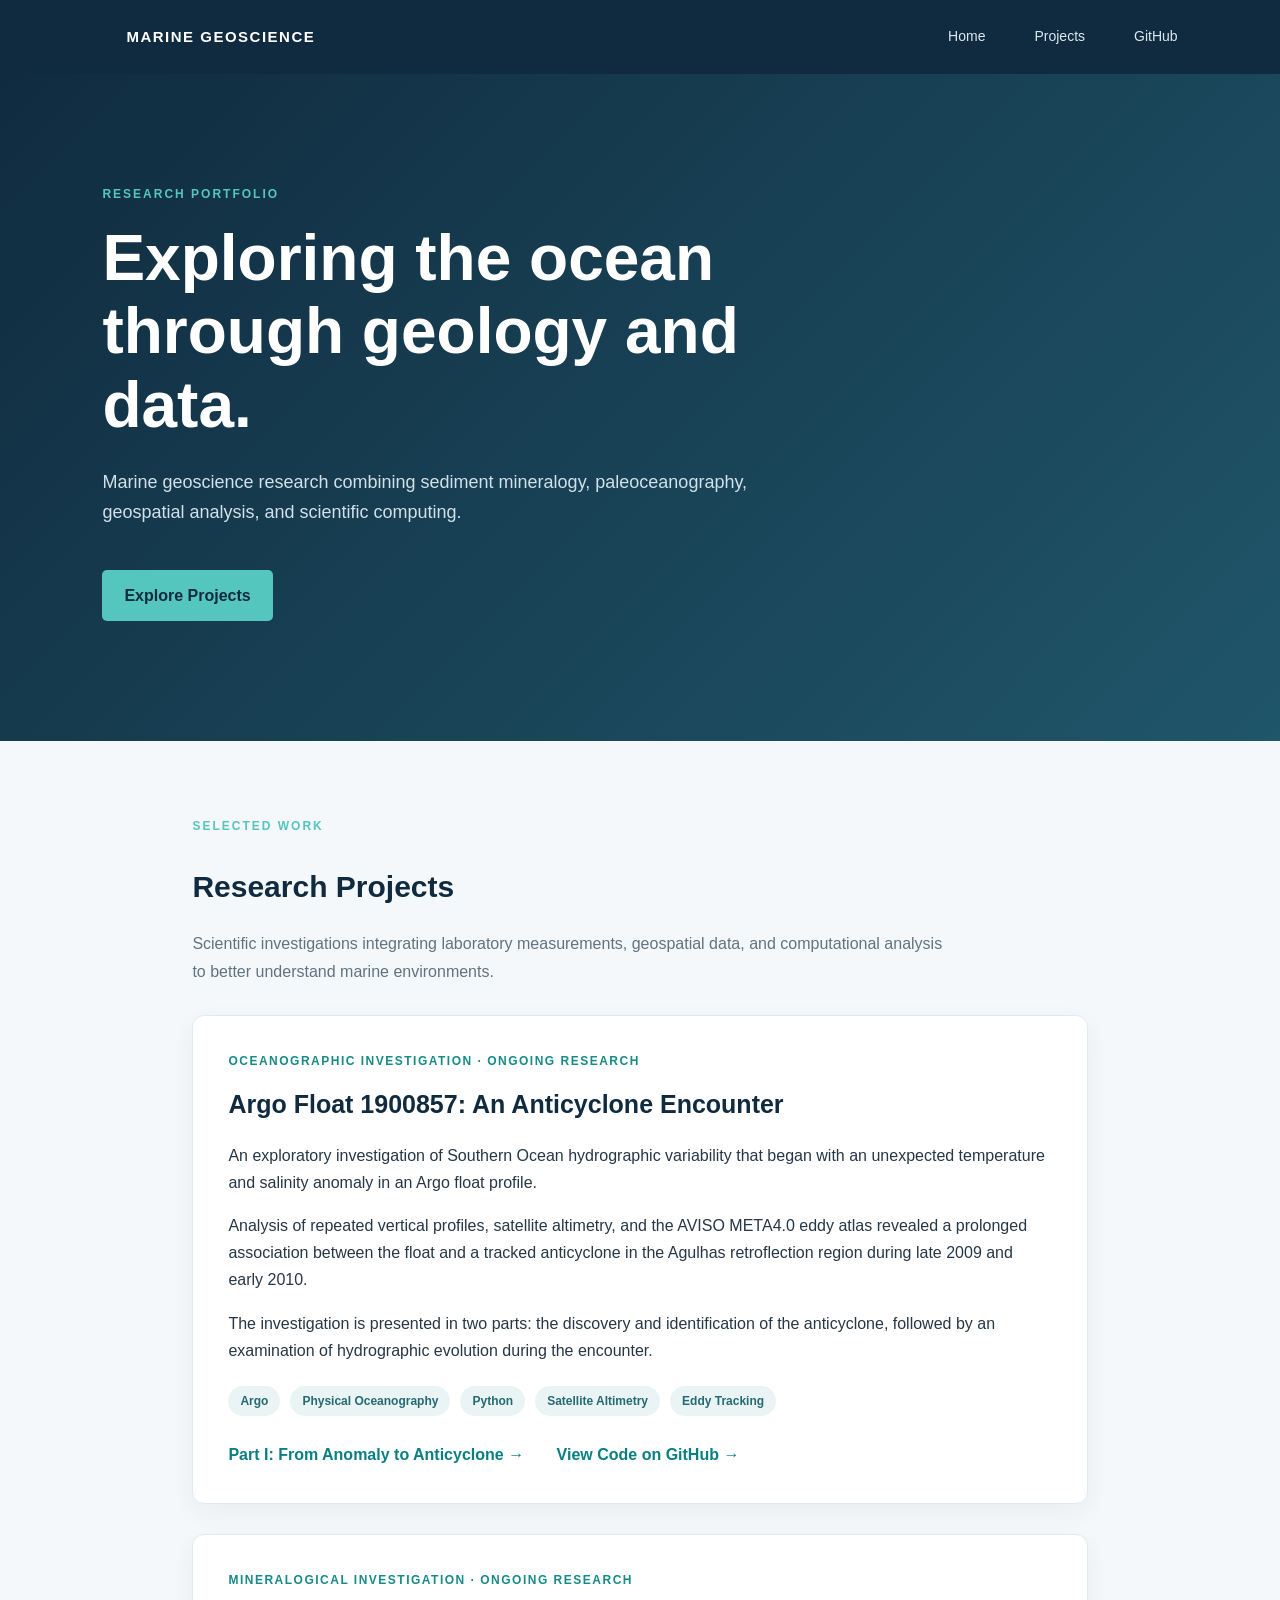
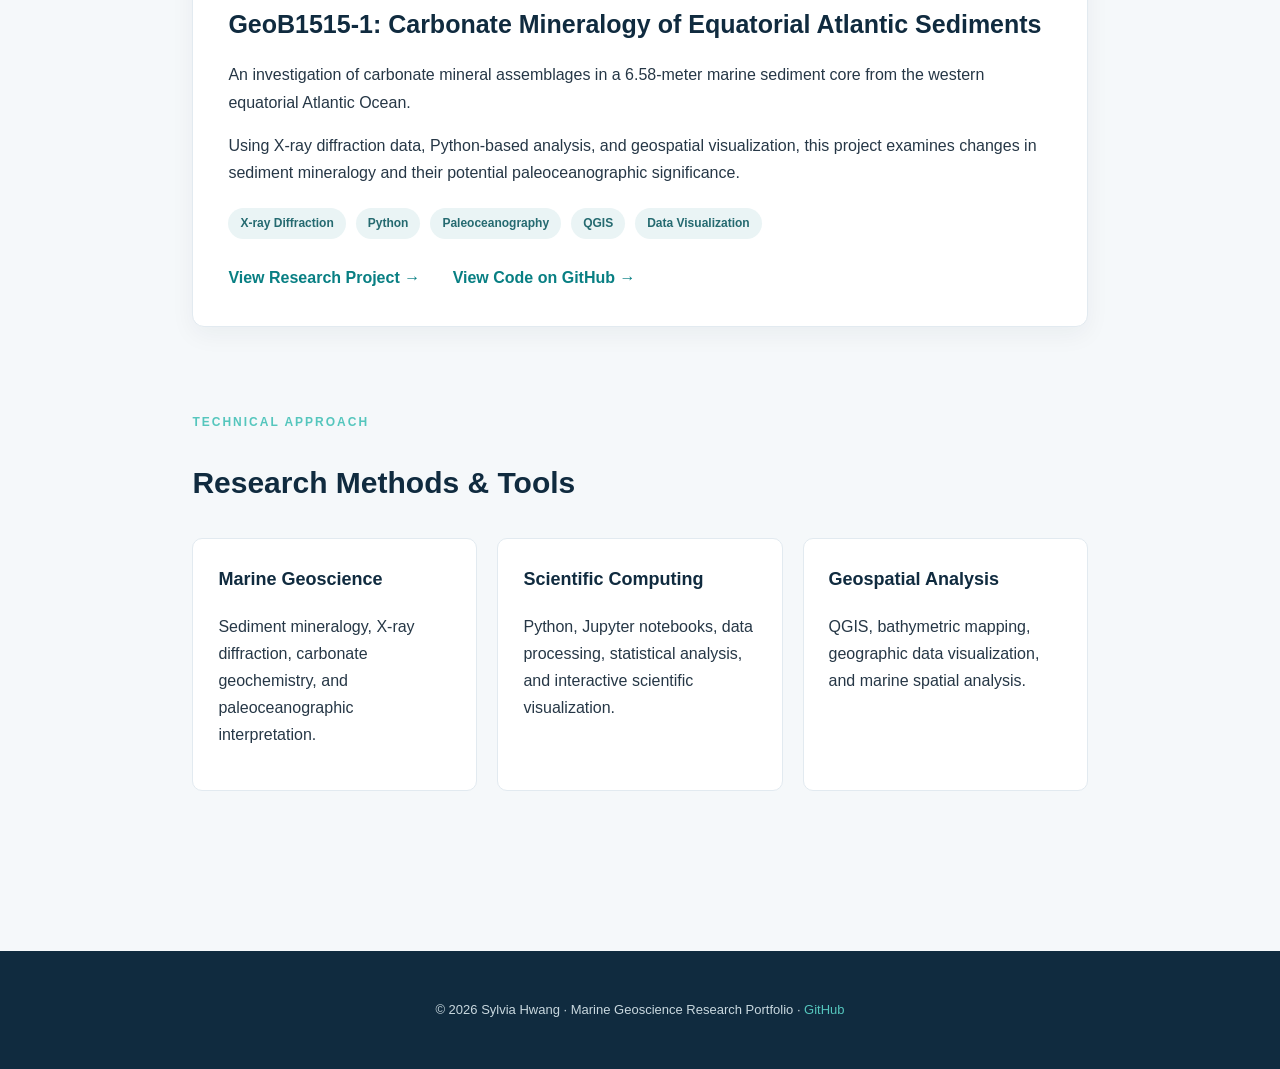
<file: index.html>
<!DOCTYPE html>
<html lang="en">
<head>
  <meta charset="UTF-8">
  <meta name="viewport" content="width=device-width, initial-scale=1.0">
  <meta name="description" content="Marine geoscience research portfolio featuring sediment mineralogy, scientific computing, and oceanographic data analysis.">
  <title>Marine Geoscience | Research Portfolio</title>

  <link rel="stylesheet" href="css/style.css">
</head>

<body class="home-page">

  <header class="site-header">
    <nav class="site-nav">
      <a class="site-brand" href="/index.html">
        MARINE GEOSCIENCE
      </a>

      <div class="nav-links">
        <a href="/index.html">Home</a>
        <a href="/index.html#projects">Projects</a>
        <a href="https://github.com/sylvia-marinegeo"
          target="_blank"
          rel="noopener noreferrer">GitHub</a>
      </div>
    </nav>
  </header>

  <div class="hero">
    <div class="hero-inner">
      <div class="eyebrow">Research Portfolio</div>
      <h1>Exploring the ocean through geology and data.</h1>
      <p>
        Marine geoscience research combining sediment mineralogy,
        paleoceanography, geospatial analysis, and scientific computing.
      </p>
      <a class="button" href="#projects">Explore Projects</a>
    </div>
  </div>

  <main>

    <section id="projects">
      <div class="eyebrow">Selected Work</div>
        <h2>Research Projects</h2>
        <p class="section-intro">
          Scientific investigations integrating laboratory measurements,
          geospatial data, and computational analysis to better understand
          marine environments.
        </p>

        <div class="project-card">
  
          <div class="project-label">
            Oceanographic Investigation · Ongoing Research
          </div>
        
          <h3>
            Argo Float 1900857: An Anticyclone Encounter
          </h3>
        
          <p>
            An exploratory investigation of Southern Ocean hydrographic
            variability that began with an unexpected temperature and
            salinity anomaly in an Argo float profile.
          </p>
        
          <p>
            Analysis of repeated vertical profiles, satellite altimetry,
            and the AVISO META4.0 eddy atlas revealed a prolonged
            association between the float and a tracked anticyclone
            in the Agulhas retroflection region during late 2009
            and early 2010.
          </p>
        
          <p>
            The investigation is presented in two parts: the discovery
            and identification of the anticyclone, followed by an
            examination of hydrographic evolution during the encounter.
          </p>
        
          <div class="tags">
            <span class="tag">Argo</span>
            <span class="tag">Physical Oceanography</span>
            <span class="tag">Python</span>
            <span class="tag">Satellite Altimetry</span>
            <span class="tag">Eddy Tracking</span>
          </div>
        
          <a href="/projects/argo/discovery.html"
            class="project-link">
            Part I: From Anomaly to Anticyclone →
          </a>
        
          <a href="https://github.com/sylvia-marinegeo/argoFloat"
              class="project-link"
              target="_blank"
              rel="noopener noreferrer">
              View Code on GitHub →
            </a>
        </div>
  
        <div class="project-card">
          <div class="project-label">Mineralogical Investigation · Ongoing Research</div>
          <h3>GeoB1515-1: Carbonate Mineralogy of Equatorial Atlantic Sediments</h3>
  
          <p>
            An investigation of carbonate mineral assemblages in a
            6.58-meter marine sediment core from the western equatorial
            Atlantic Ocean.
          </p>
  
          <p>
            Using X-ray diffraction data, Python-based analysis,
            and geospatial visualization, this project examines
            changes in sediment mineralogy and their potential
            paleoceanographic significance.
          </p>
  
          <div class="tags">
            <span class="tag">X-ray Diffraction</span>
            <span class="tag">Python</span>
            <span class="tag">Paleoceanography</span>
            <span class="tag">QGIS</span>
            <span class="tag">Data Visualization</span>
          </div>
  
          <a href="/projects/geob1515/" class="project-link">
            View Research Project →
          </a>
          
          <a href="https://github.com/sylvia-marinegeo/sedimentcore"
             class="project-link"
             target="_blank"
             rel="noopener noreferrer">
            View Code on GitHub →
          </a>
        </div>
  
        

      </div>
    </section>

    <section id="methods">
      <div class="eyebrow">Technical Approach</div>
      <h2>Research Methods & Tools</h2>

      <div class="skills">

        <div class="skill-card">
          <h3>Marine Geoscience</h3>
          <p>
            Sediment mineralogy, X-ray diffraction,
            carbonate geochemistry, and paleoceanographic
            interpretation.
          </p>
        </div>

        <div class="skill-card">
          <h3>Scientific Computing</h3>
          <p>
            Python, Jupyter notebooks, data processing,
            statistical analysis, and interactive
            scientific visualization.
          </p>
        </div>

        <div class="skill-card">
          <h3>Geospatial Analysis</h3>
          <p>
            QGIS, bathymetric mapping, geographic
            data visualization, and marine
            spatial analysis.
          </p>
        </div>

      </div>
    </section>

  </main>

  <footer>
    <p>
      © 2026 Sylvia Hwang · Marine Geoscience Research Portfolio ·
      <a href="https://github.com/sylvia-marinegeo">
        GitHub
      </a>
    </p>
  </footer>

</body>
</html>
</file>
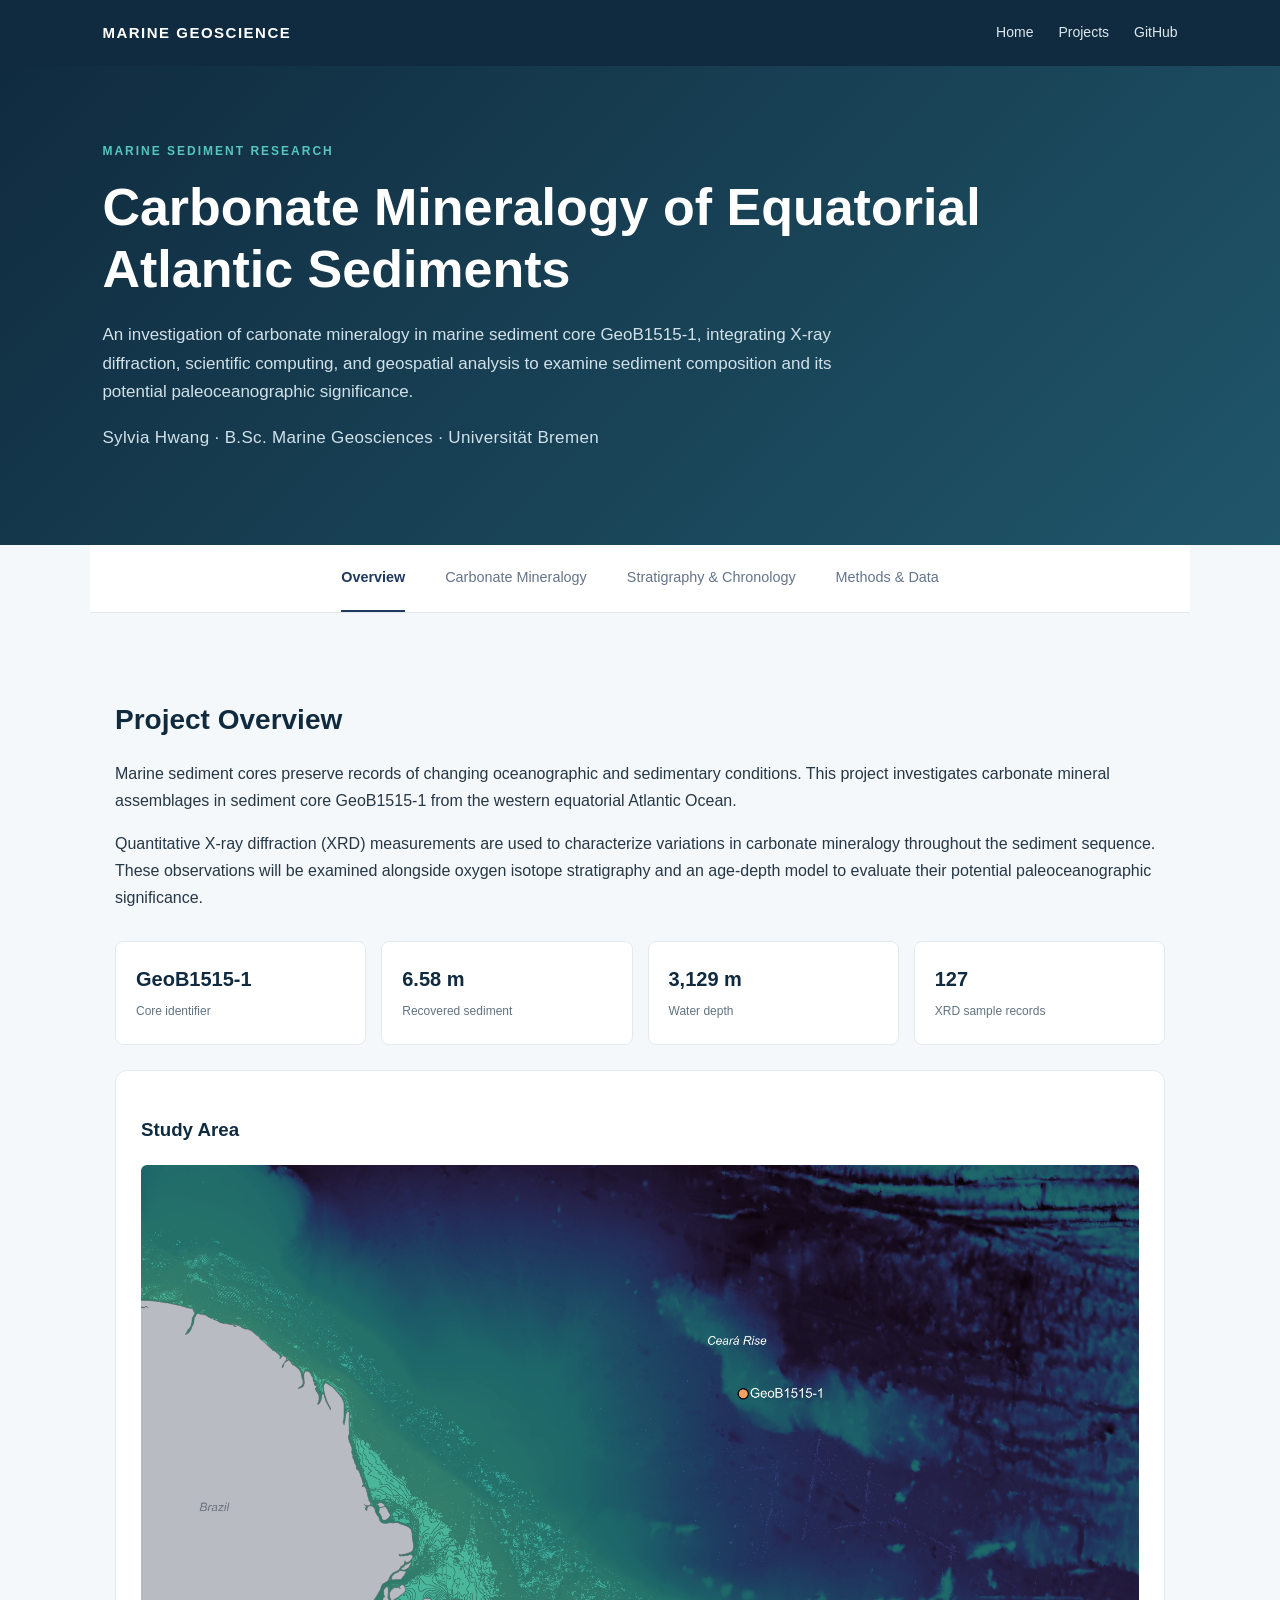
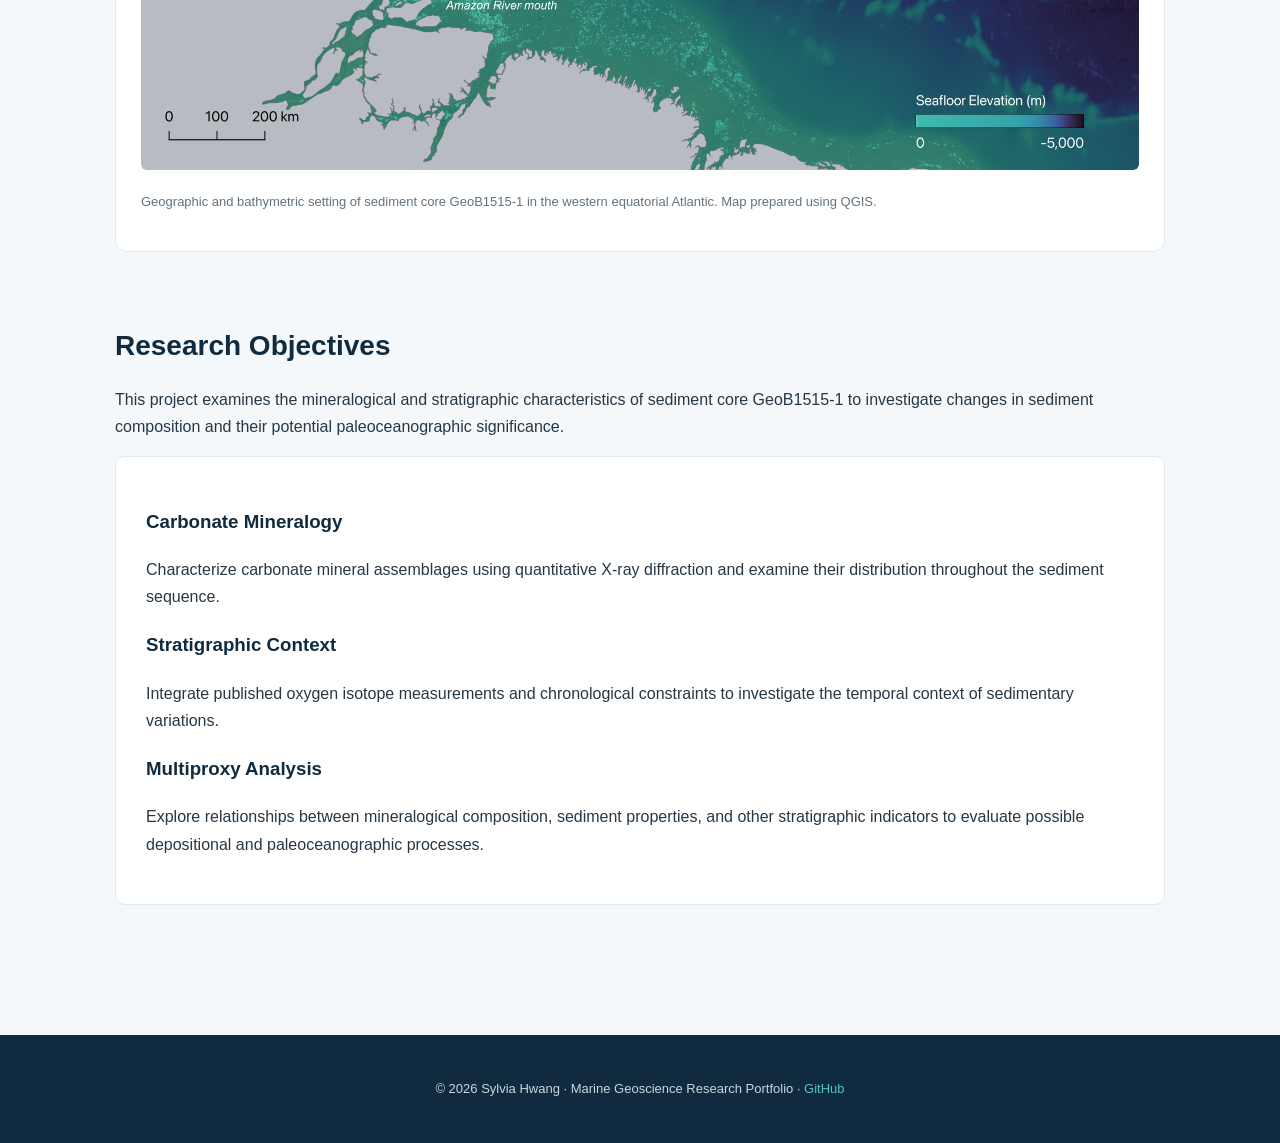
<file: projects/geob1515/index.html>
<!DOCTYPE html>
<html lang="en">
<head>
  <meta charset="UTF-8">
  <meta name="viewport" content="width=device-width, initial-scale=1.0">
  <meta name="description" content="Research on carbonate mineralogy in equatorial Atlantic marine sediments using X-ray diffraction, Python, and geospatial analysis.">
  <title>GeoB1515-1 | Carbonate Mineralogy</title>

  <link rel="stylesheet" href="../../css/style.css">

</head>

<body class="sediment-page">

  <header class="site-header">
    <nav class="site-nav">
      <a class="site-brand" href="../../index.html">
        MARINE GEOSCIENCE
      </a>

      <div class="nav-links">
        <a href="../../index.html">Home</a>
        <a href="../../index.html#projects">Projects</a>
        <a href="https://github.com/sylvia-marinegeo"
          target="_blank"
          rel="noopener noreferrer">GitHub</a>
      </div>
    </nav>
  </header>

  <div class="hero">
    <div class="hero-inner">
      <div class="eyebrow">Marine Sediment Research</div>
      <h1>Carbonate Mineralogy of Equatorial Atlantic Sediments</h1>
      <p>
        An investigation of carbonate mineralogy in marine sediment core 
        GeoB1515-1, integrating X-ray diffraction, scientific computing, 
        and geospatial analysis to examine sediment composition and its 
        potential paleoceanographic significance.
      </p>
      <p class="project-author">
        Sylvia Hwang · B.Sc. Marine Geosciences · Universität Bremen
      </p>
    </div>
  </div>

  <div id="project-nav-container"></div>

  <main>
    <section>
      <h2>Project Overview</h2>
      <p>
        Marine sediment cores preserve records of changing oceanographic and 
        sedimentary conditions. This project investigates carbonate mineral 
        assemblages in sediment core GeoB1515-1 from the western equatorial 
        Atlantic Ocean.
      </p>
      <p>
        Quantitative X-ray diffraction (XRD) measurements are used to 
        characterize variations in carbonate mineralogy throughout the 
        sediment sequence. These observations will be examined alongside oxygen 
        isotope stratigraphy and an age-depth model to evaluate their potential 
        paleoceanographic significance.
      </p>

      <div class="metadata">
        <div><strong>GeoB1515-1</strong><span>Core identifier</span></div>
        <div><strong>6.58 m</strong><span>Recovered sediment</span></div>
        <div><strong>3,129 m</strong><span>Water depth</span></div>
        <div><strong>127</strong><span>XRD sample records</span></div>
      </div>
      
      <div class="chart-card">
        <h3>Study Area</h3>
      
        <img
          src="images/geob1515_location.png"
          alt="Bathymetric map of the western equatorial Atlantic showing the location of sediment core GeoB1515-1."
          style="width:100%; height:auto; border-radius:6px;"
        >
      
        <p class="note">
          Geographic and bathymetric setting of sediment core
          GeoB1515-1 in the western equatorial Atlantic.
          Map prepared using QGIS.
        </p>
      </div>

    </section>

    <section id="research-objectives">
      <h2>Research Objectives</h2>

      <p>
        This project examines the mineralogical and stratigraphic
        characteristics of sediment core GeoB1515-1 to investigate
        changes in sediment composition and their potential
        paleoceanographic significance.
      </p>

      <div class="methods">

        <h3>Carbonate Mineralogy</h3>
        <p>
          Characterize carbonate mineral assemblages using
          quantitative X-ray diffraction and examine their
          distribution throughout the sediment sequence.
        </p>

        <h3>Stratigraphic Context</h3>
        <p>
          Integrate published oxygen isotope measurements and
          chronological constraints to investigate the temporal
          context of sedimentary variations.
        </p>

        <h3>Multiproxy Analysis</h3>
        <p>
          Explore relationships between mineralogical composition,
          sediment properties, and other stratigraphic indicators
          to evaluate possible depositional and paleoceanographic
          processes.
        </p>

      </div>
    </section>

  </main>

  <footer>
    <p>
      © 2026 Sylvia Hwang · Marine Geoscience Research Portfolio ·
      <a href="https://github.com/sylvia-marinegeo/sedimentcore">
        GitHub
      </a>
    </p>
  </footer>

  <div
    id="dataModal"
    class="modal"
    role="dialog"
    aria-modal="true"
    aria-labelledby="modalTitle"
    hidden
  >
    <div class="modal-content">
      <button
        type="button"
        class="modal-close"
        onclick="closeDataModal()"
        aria-label="Close dialog"
      >
        &times;
      </button>
  
      <h2 id="modalTitle">XRD Data Access</h2>
  
      <p>
        Please contact Dr. Christoph Vogt,
        Faculty of Geosciences (FB05),
        University of Bremen,
        for access to the full dataset.
      </p>
  
      <p class="modal-note">
        The quantitative XRD dataset is currently unpublished.
      </p>
    </div>
  </div>
  
  <script src="script.js"></script>

</body>
</html>
</file>
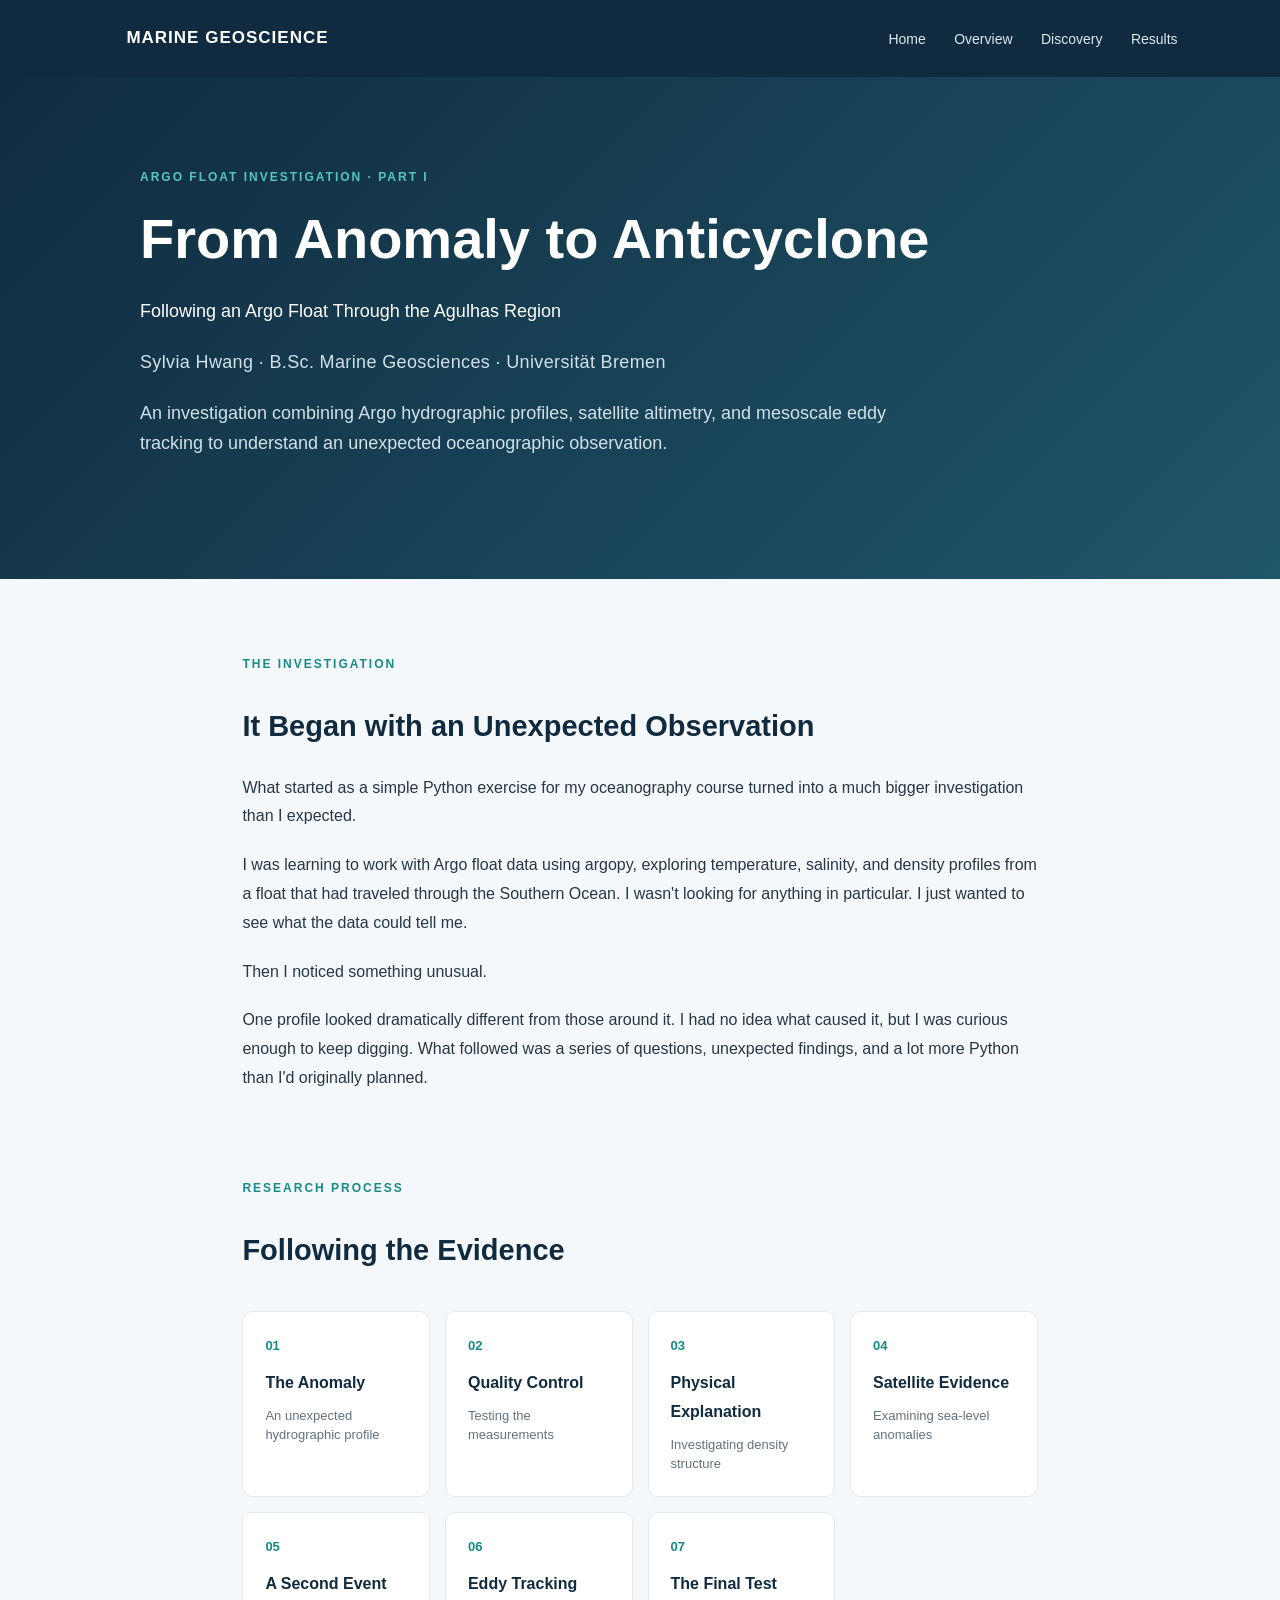
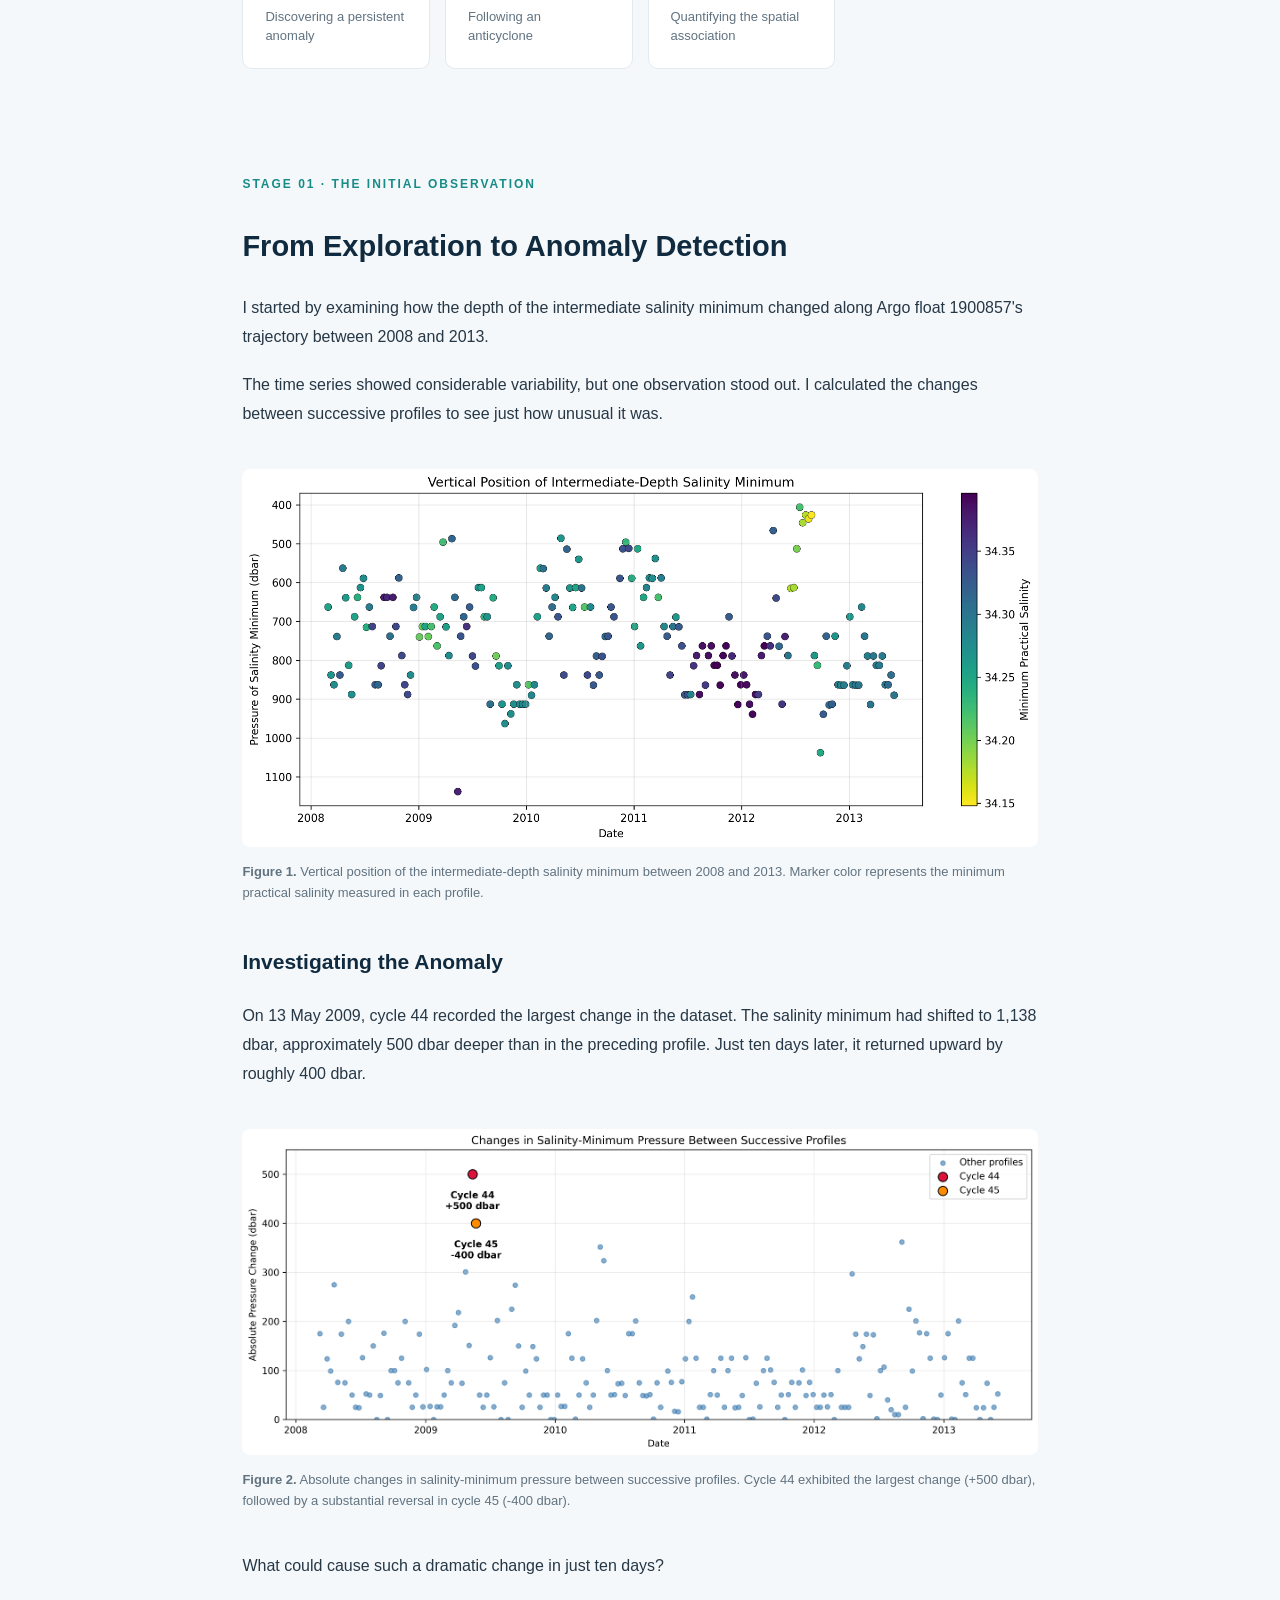
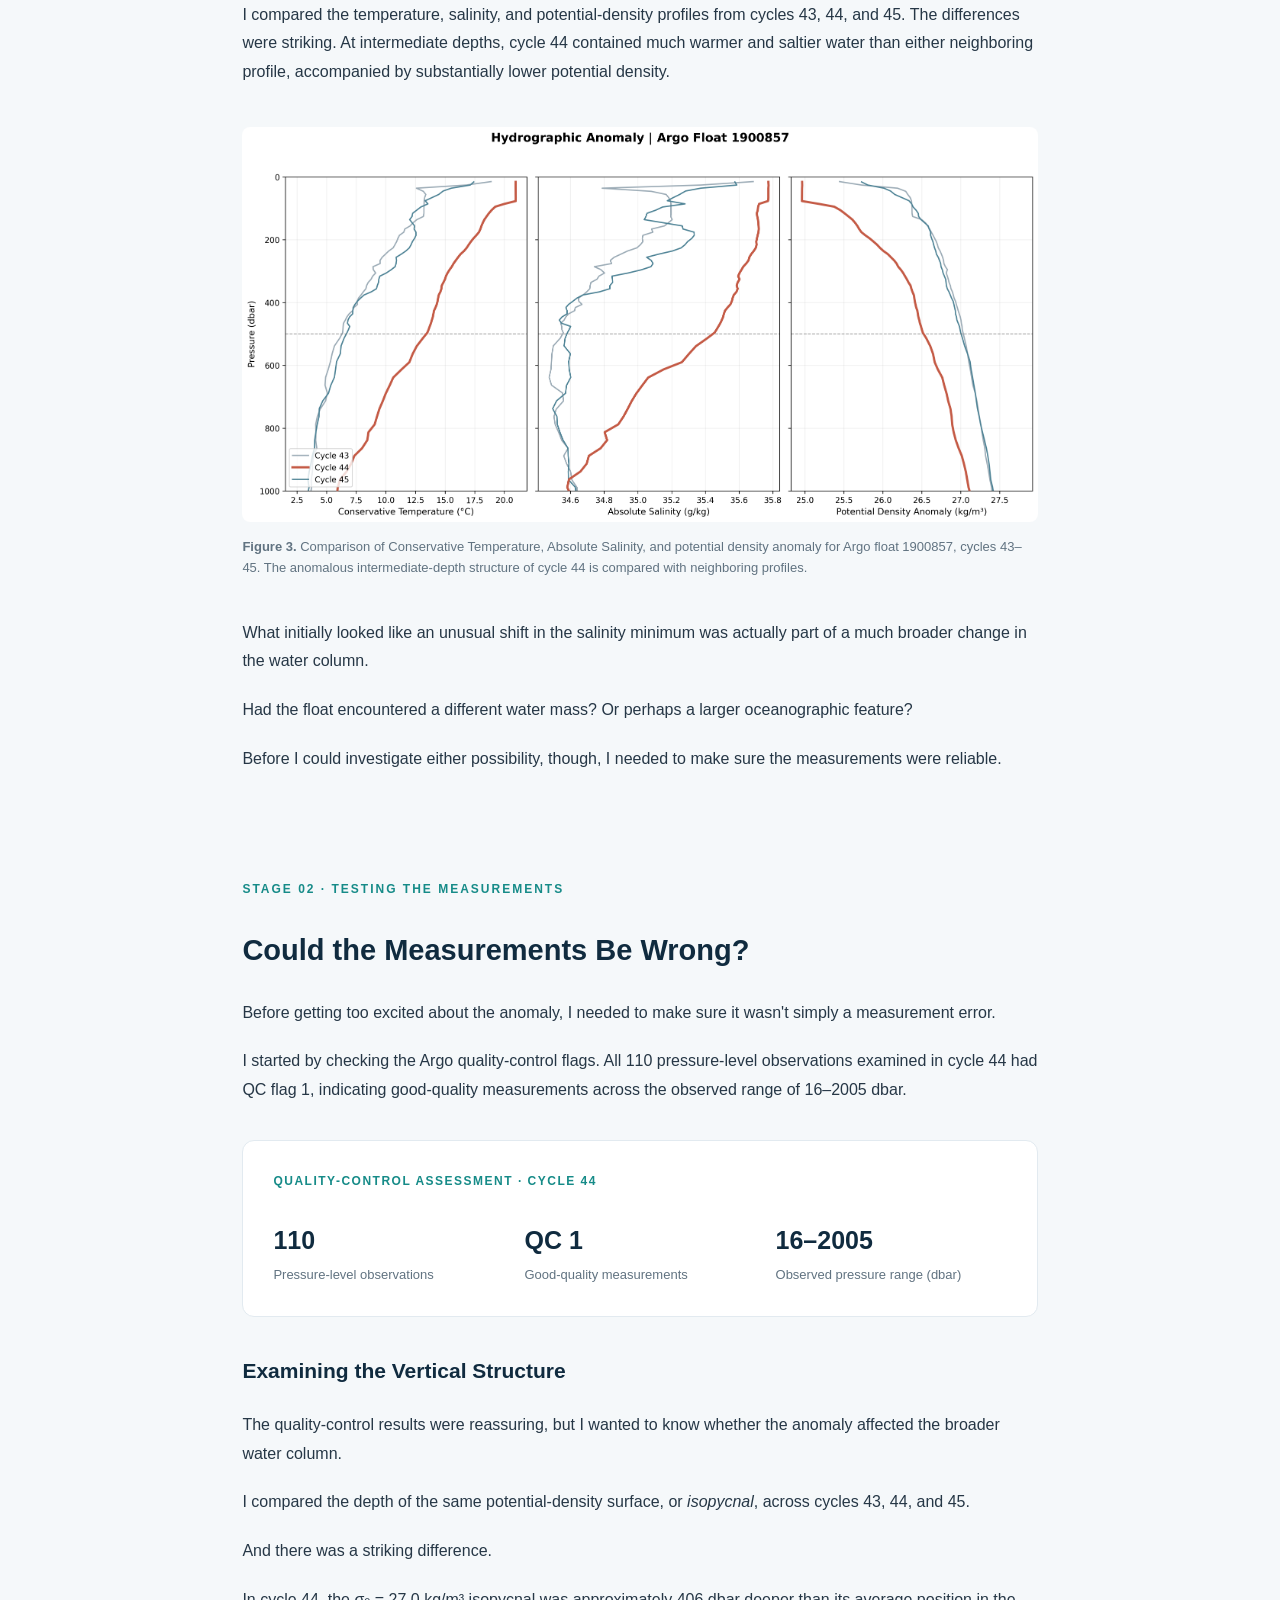
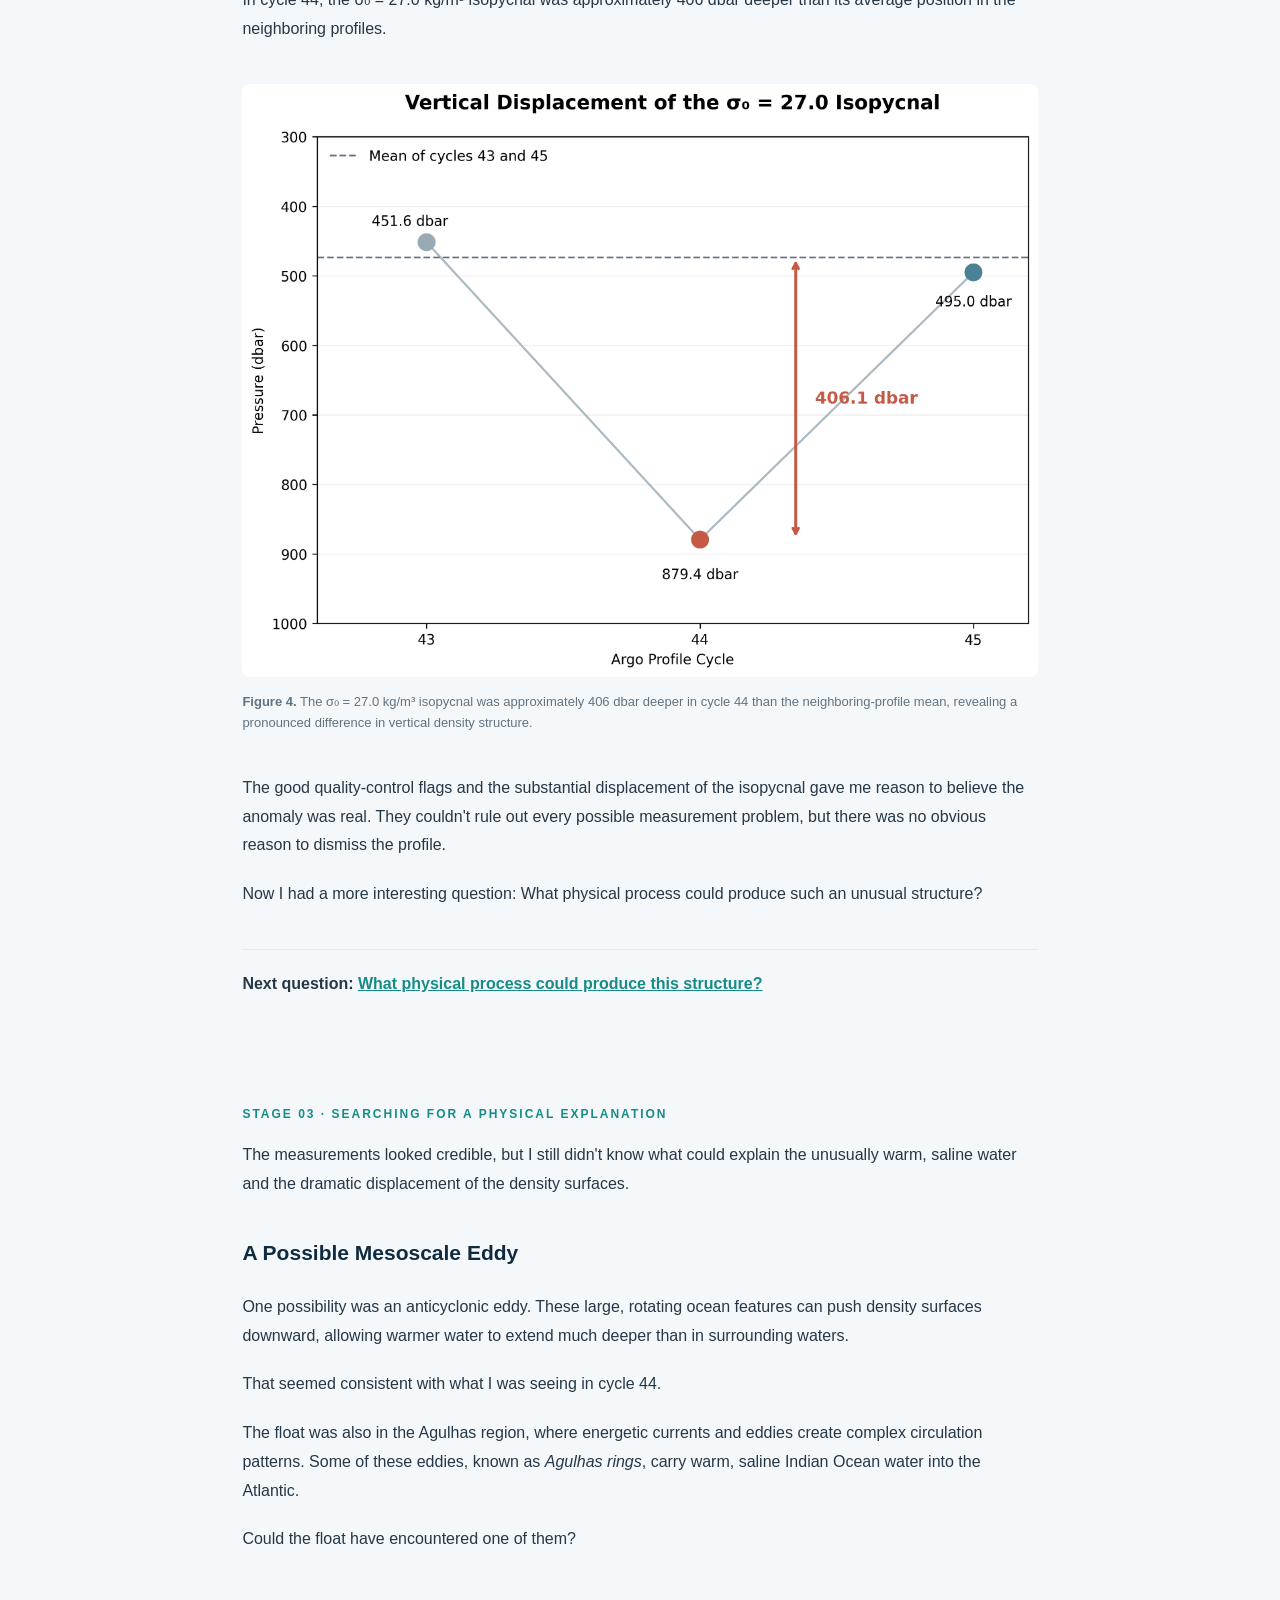
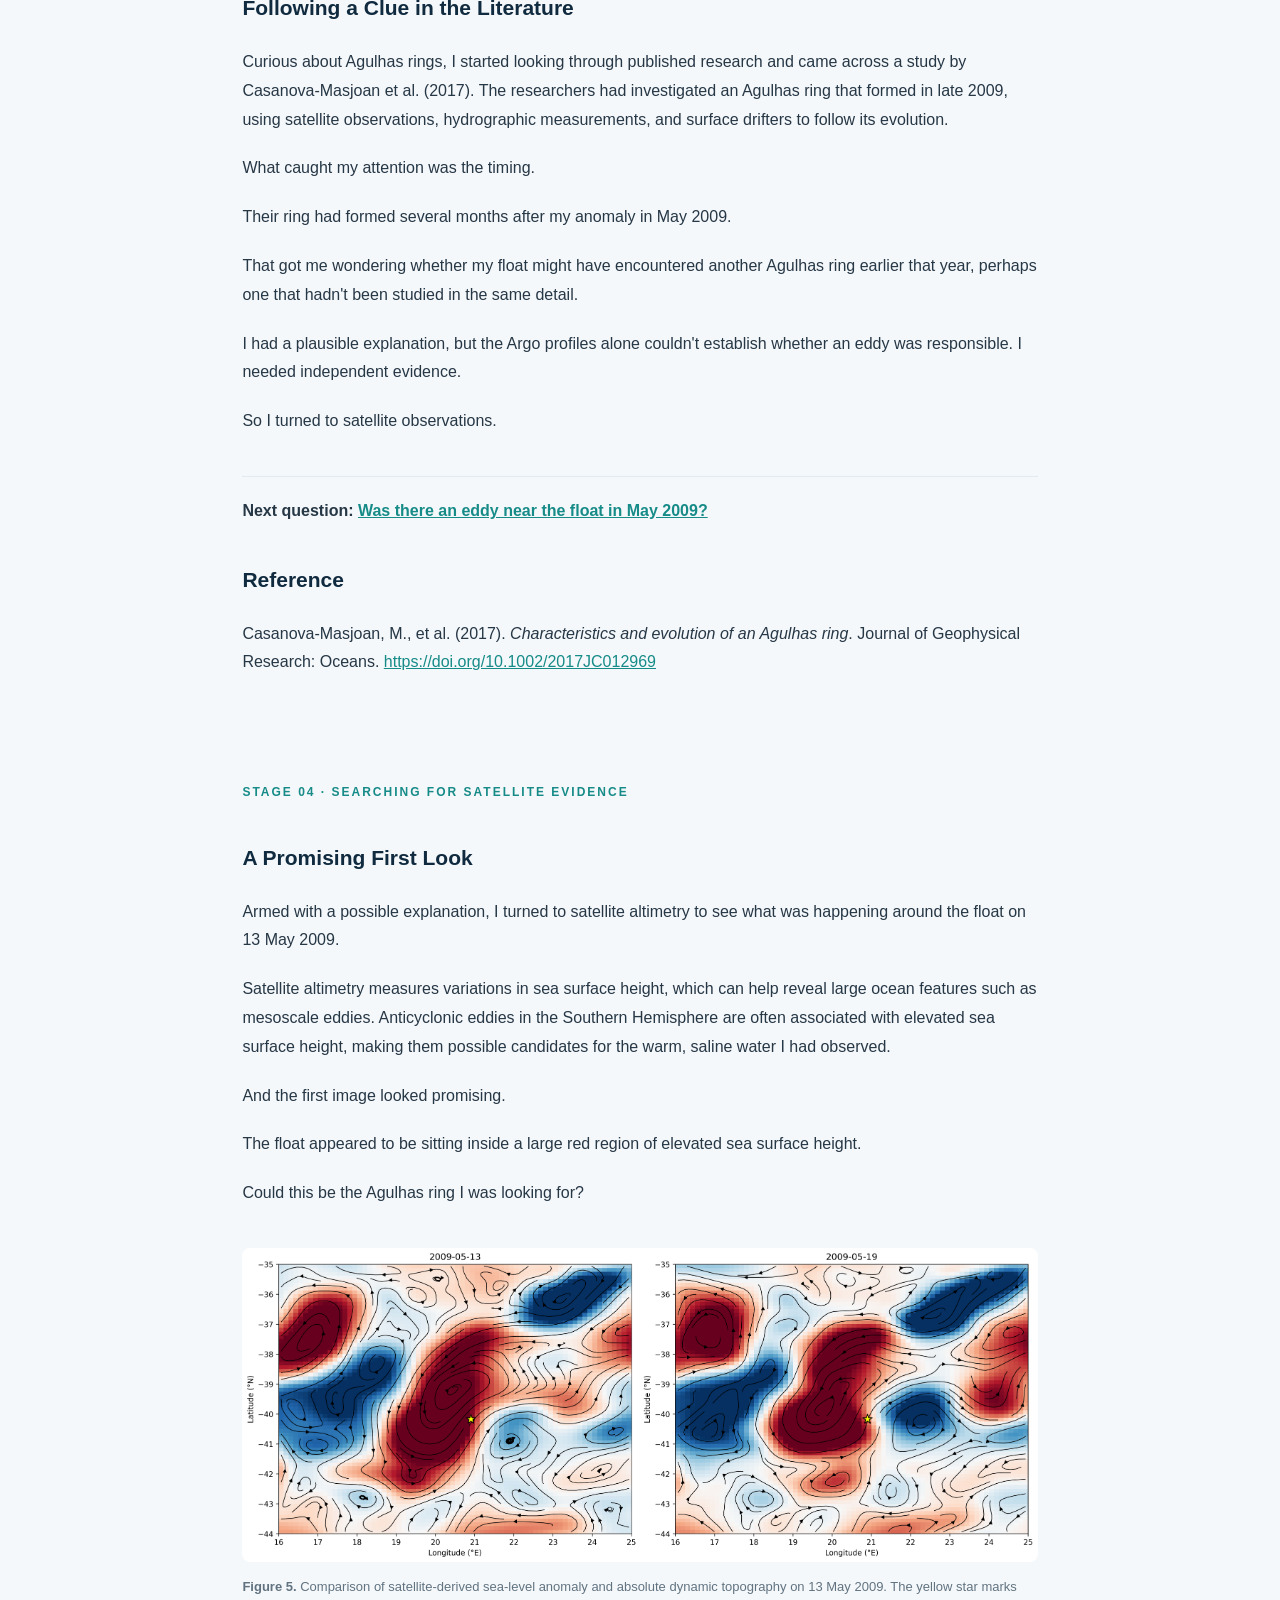
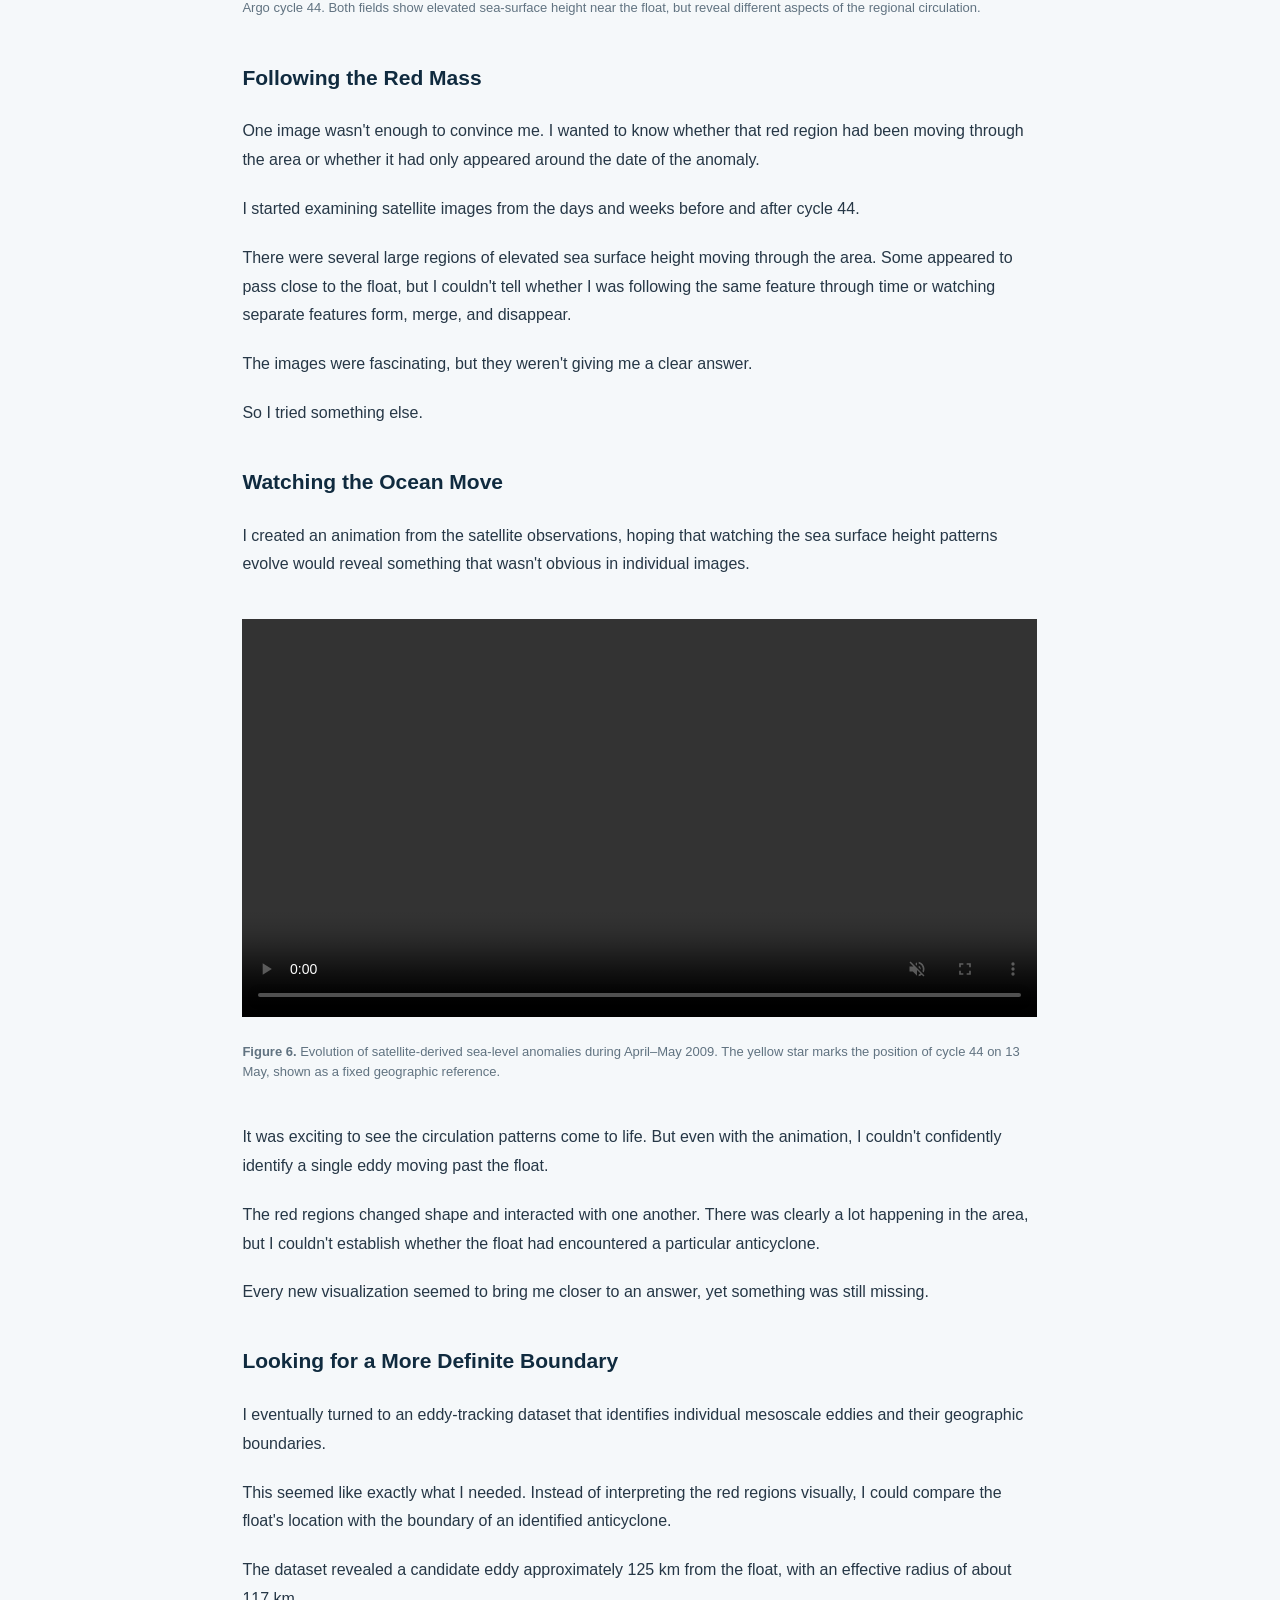
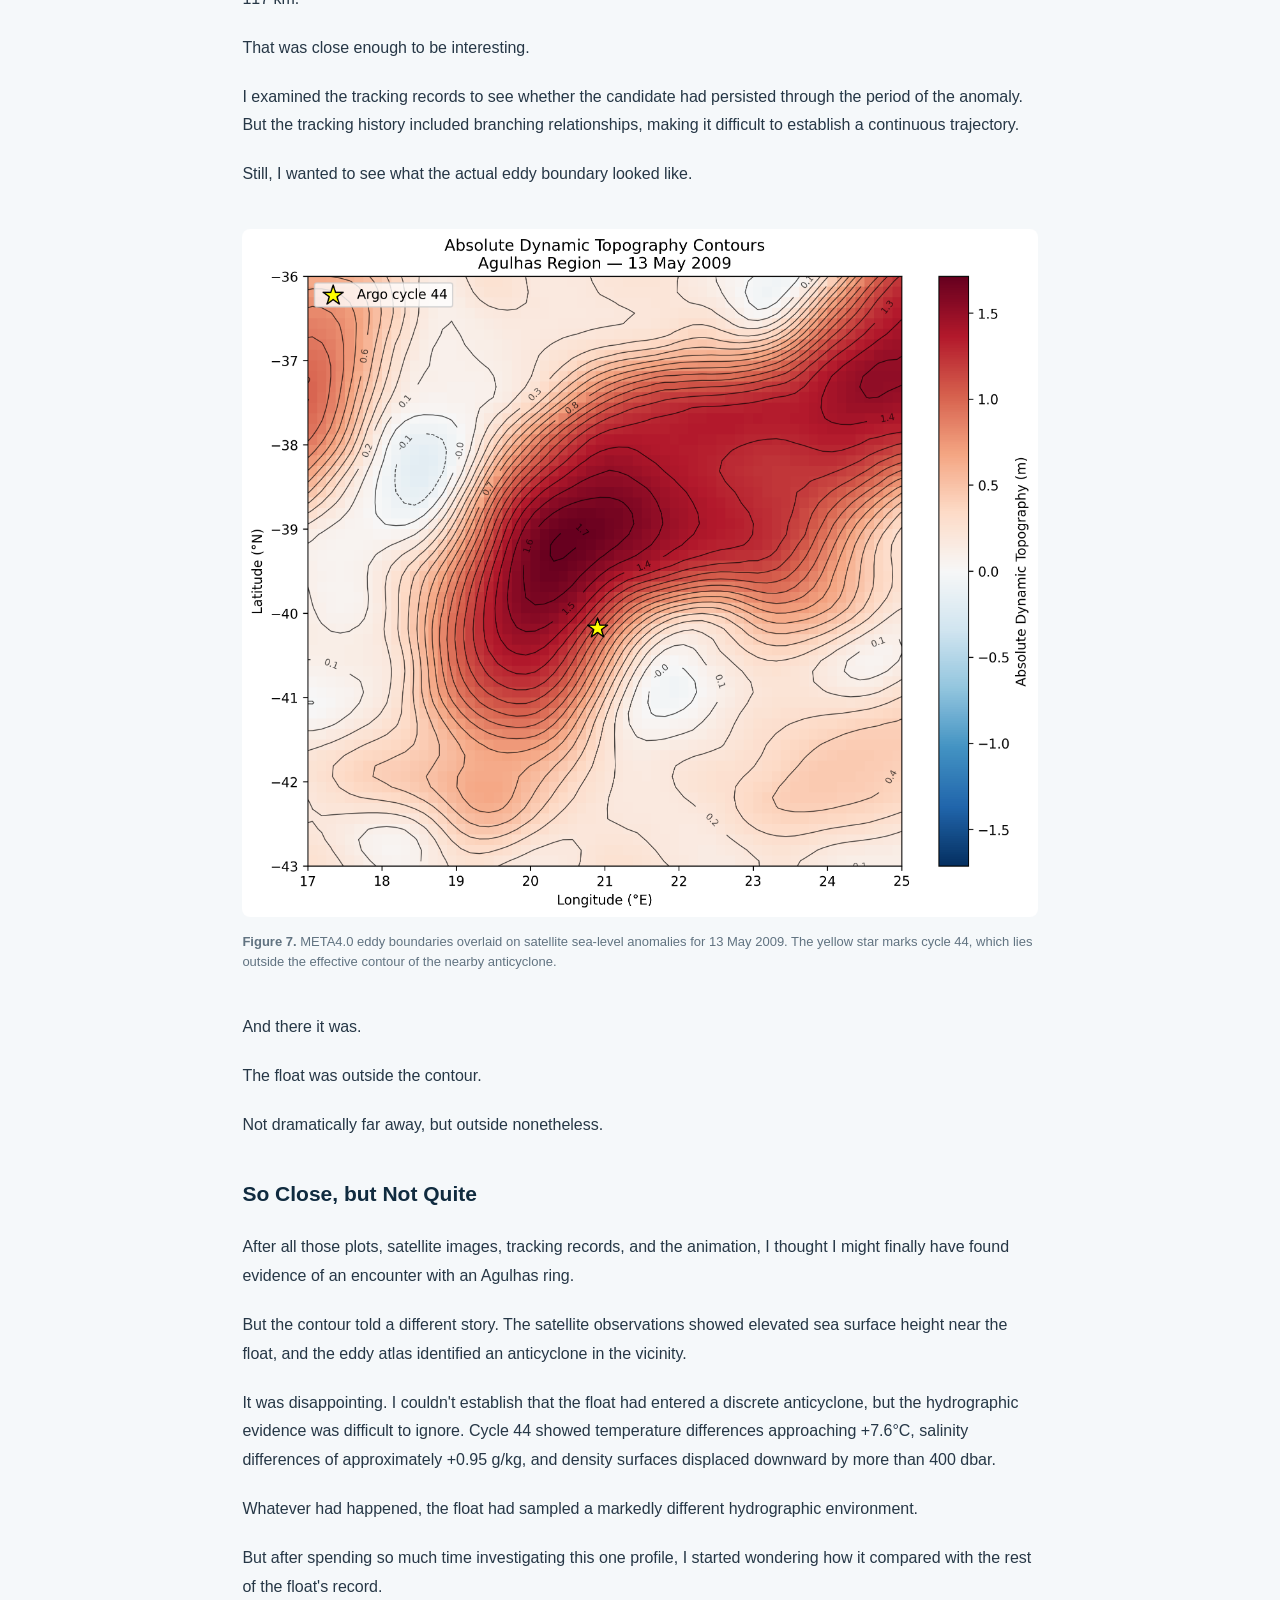
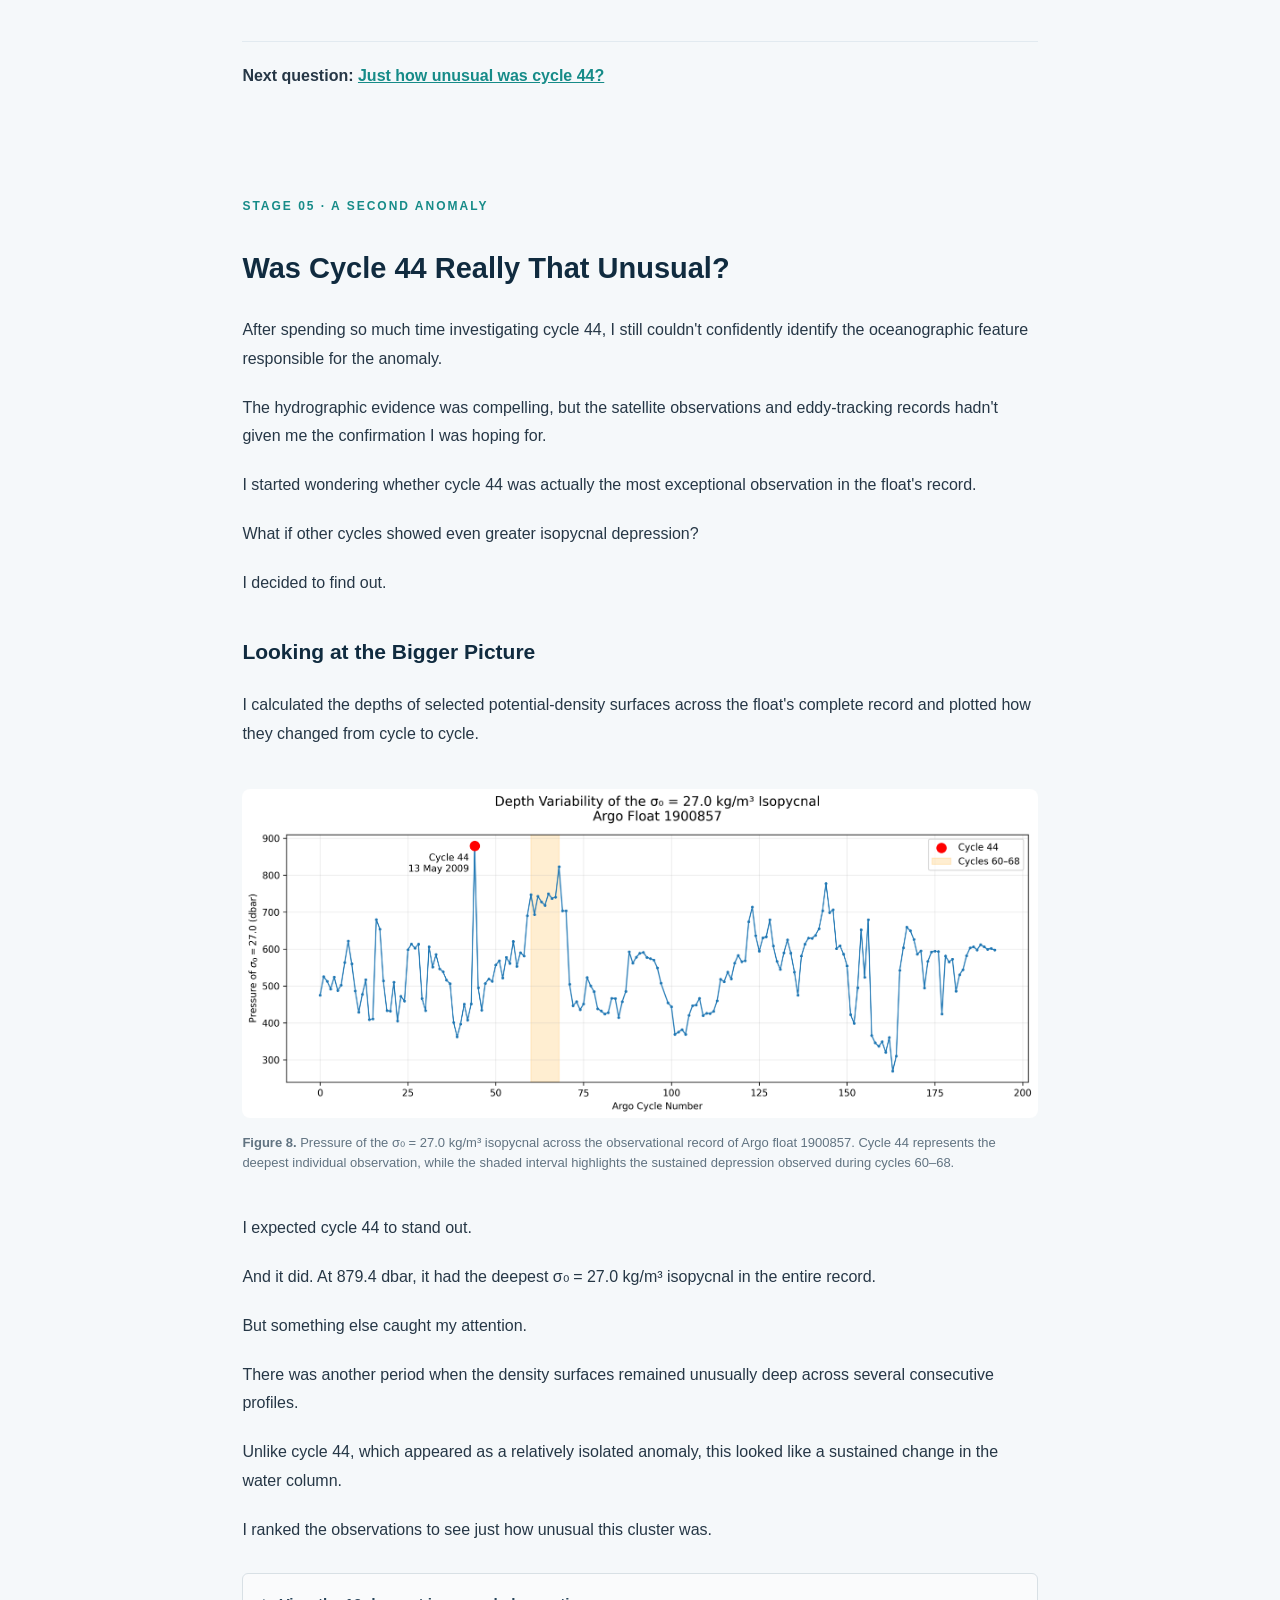
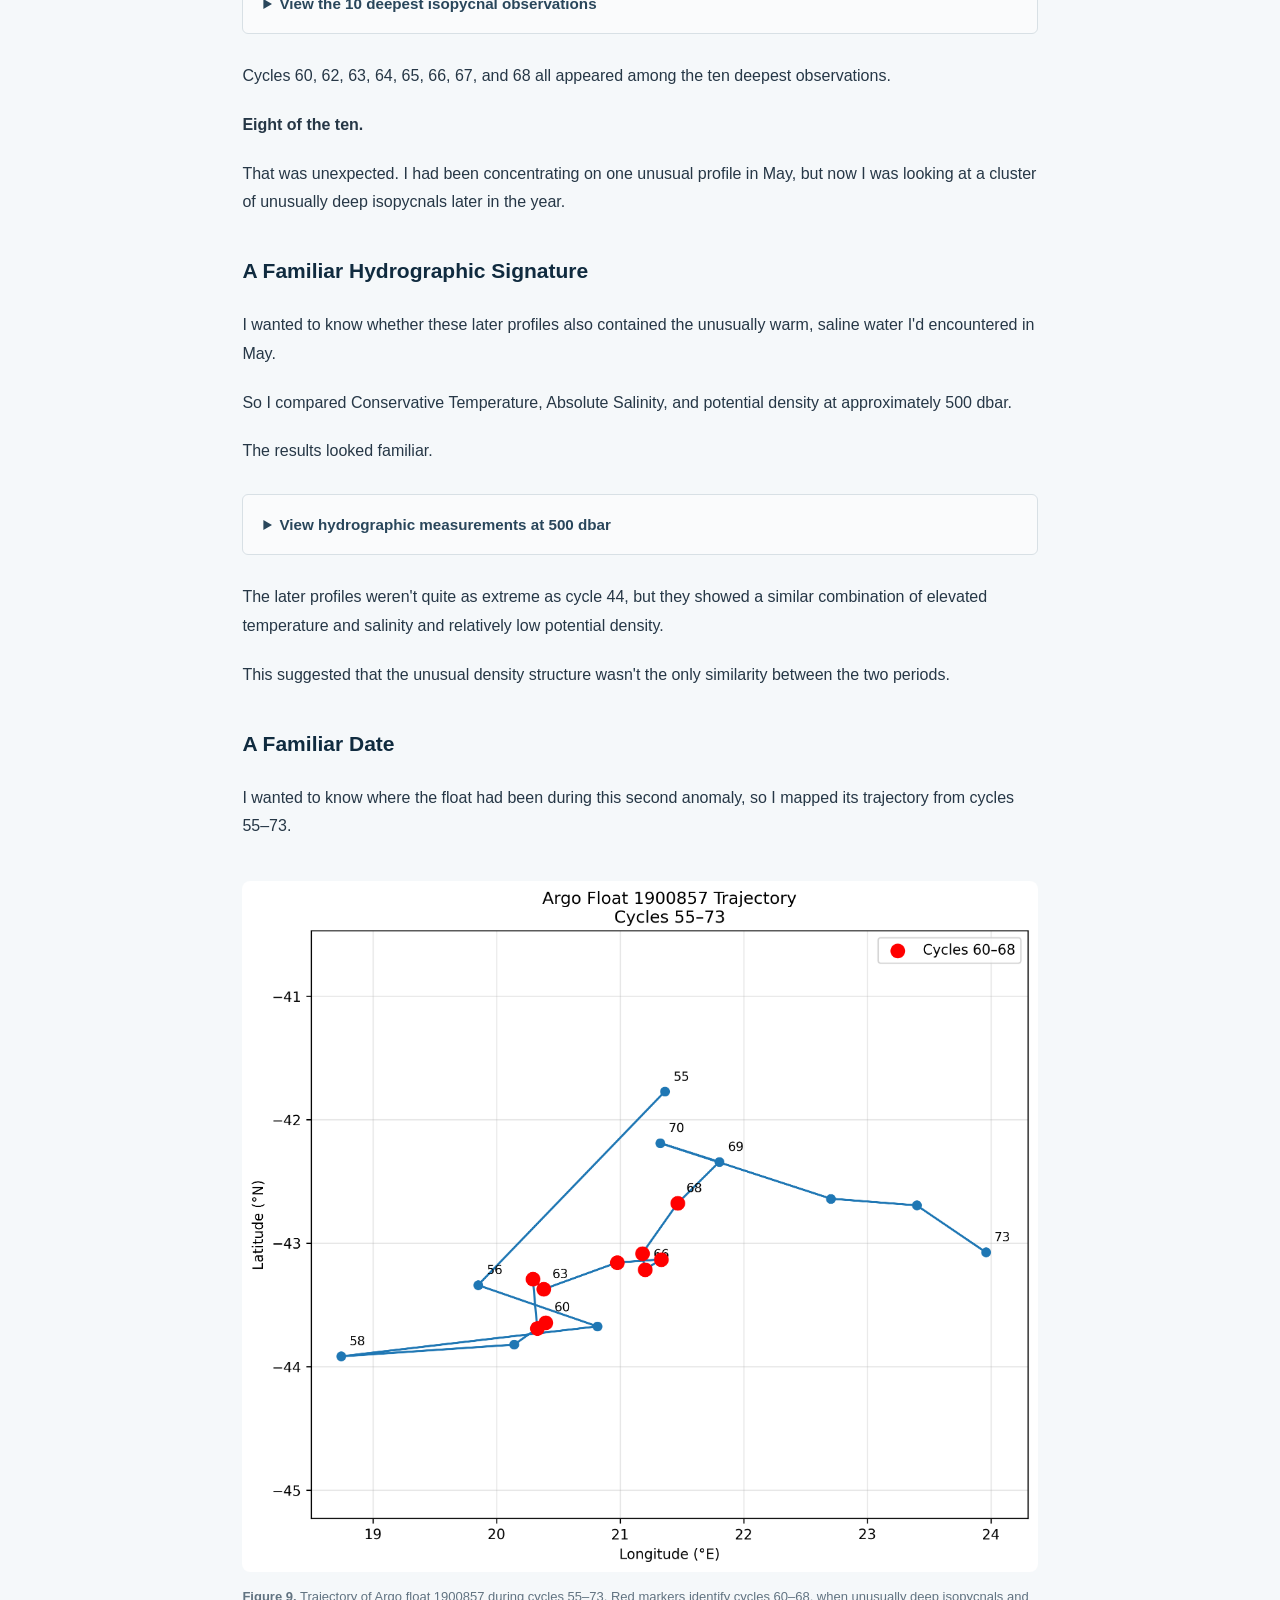
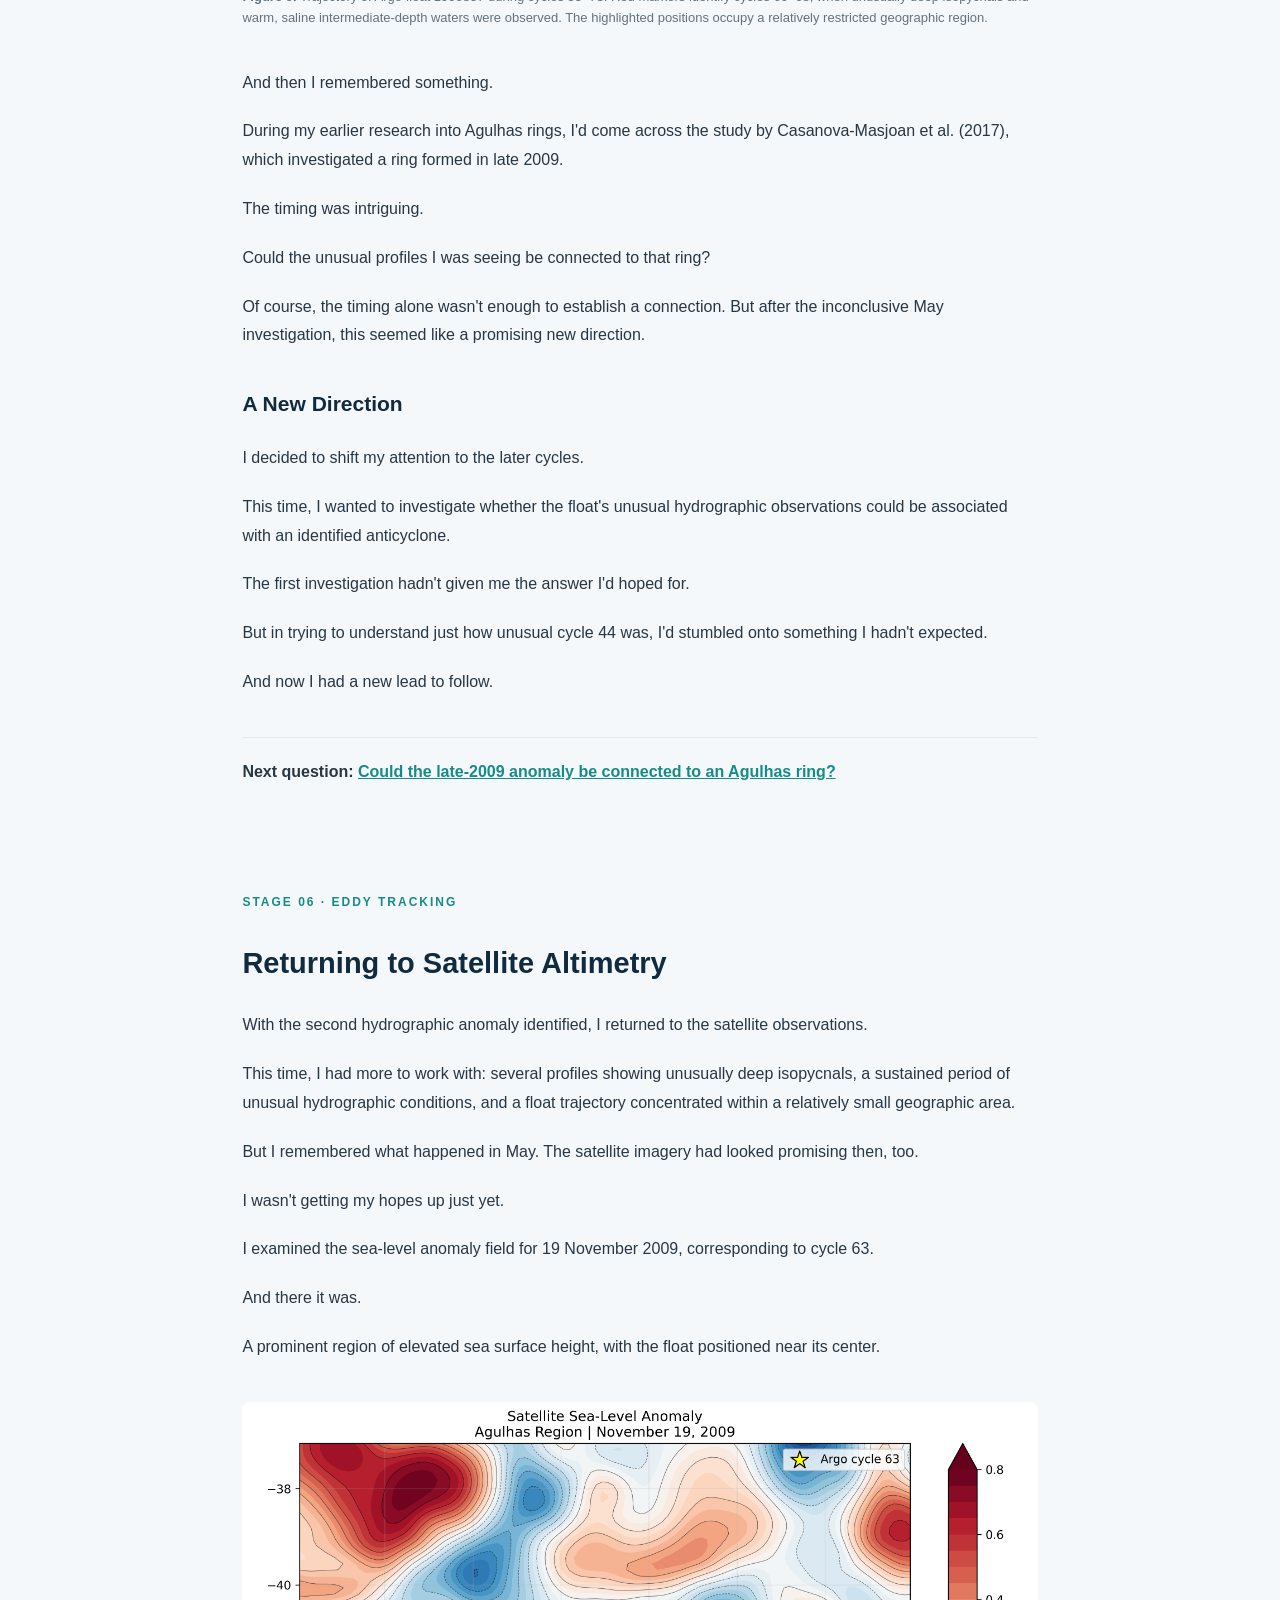
<file: projects/argo/discovery.html>
<!DOCTYPE html>
<html lang="en">
<head>
  <meta charset="UTF-8">
  <meta name="viewport" content="width=device-width, initial-scale=1.0">
  <meta name="description" content="An investigation of hydrographic anomalies and a satellite-tracked anticyclone encountered by Argo float 1900857.">

  <title>From Anomaly to Anticyclone | Marine Geoscience</title>

  <link rel="stylesheet" href="../../css/style.css">  

</head>

<body class="argo-page">

  <header>
    <nav>
      <a class="logo" href="/">MARINE GEOSCIENCE</a>
      <div>
        <a href="/">Home</a>
        <a href="#overview">Overview</a>
        <a href="#discovery">Discovery</a>
        <a href="#results">Results</a>
      </div>
    </nav>
  </header>

  <div class="hero">
    <div class="hero-inner">

      <div class="eyebrow">
        Argo Float Investigation · Part I
      </div>

      <h1>From Anomaly to Anticyclone</h1>

      <p class="hero-subtitle">
        Following an Argo Float Through the Agulhas Region
      </p>

      <p class="project-author">
        Sylvia Hwang · B.Sc. Marine Geosciences · Universität Bremen
      </p>

      <p>
        An investigation combining Argo hydrographic profiles,
        satellite altimetry, and mesoscale eddy tracking to
        understand an unexpected oceanographic observation.
      </p>

    </div>
  </div>

  <main>

    <section id="investigation">

      <div class="section-label">
        The Investigation
      </div>

      <h2>It Began with an Unexpected Observation</h2>

      <p>
        What started as a simple Python exercise for my oceanography course
        turned into a much bigger investigation than I expected.
      </p>

      <p>
        I was learning to work with Argo float data using argopy, exploring
        temperature, salinity, and density profiles from a float that had
        traveled through the Southern Ocean. I wasn't looking for anything
        in particular. I just wanted to see what the data could tell me.
      </p>

      <p>
        Then I noticed something unusual.
      </p>

      <p>
        One profile looked dramatically different from those around it.
        I had no idea what caused it, but I was curious enough to keep
        digging. What followed was a series of questions, unexpected
        findings, and a lot more Python than I'd originally planned.
      </p>

    </section>

    <section id="investigation-path">

      <div class="section-label">Research Process</div>

      <h2>Following the Evidence</h2>

      <div class="investigation-timeline">

        <a href="#stage-01" class="timeline-step">
          <span class="timeline-number">01</span>
          <span class="timeline-title">The Anomaly</span>
          <span class="timeline-description">
            An unexpected hydrographic profile
          </span>
        </a>

        <a href="#stage-02" class="timeline-step">
          <span class="timeline-number">02</span>
          <span class="timeline-title">Quality Control</span>
          <span class="timeline-description">
            Testing the measurements
          </span>
        </a>

        <a href="#stage-03" class="timeline-step">
          <span class="timeline-number">03</span>
          <span class="timeline-title">Physical Explanation</span>
          <span class="timeline-description">
            Investigating density structure
          </span>
        </a>

        <a href="#stage-04" class="timeline-step">
          <span class="timeline-number">04</span>
          <span class="timeline-title">Satellite Evidence</span>
          <span class="timeline-description">
            Examining sea-level anomalies
          </span>
        </a>

        <a href="#stage-05" class="timeline-step">
          <span class="timeline-number">05</span>
          <span class="timeline-title">A Second Event</span>
          <span class="timeline-description">
            Discovering a persistent anomaly
          </span>
        </a>

        <a href="#stage-06" class="timeline-step">
          <span class="timeline-number">06</span>
          <span class="timeline-title">Eddy Tracking</span>
          <span class="timeline-description">
            Following an anticyclone
          </span>
        </a>

        <a href="#stage-07" class="timeline-step">
          <span class="timeline-number">07</span>
          <span class="timeline-title">The Final Test</span>
          <span class="timeline-description">
            Quantifying the spatial association
          </span>
        </a>

      </div>

    </section>

    <section class="investigation-stage" id="stage-01">

      <div class="section-label">
        Stage 01 · The Initial Observation
      </div>

      <h2>From Exploration to Anomaly Detection</h2>

      <p>
        I started by examining how the depth of the intermediate salinity minimum
        changed along Argo float 1900857's trajectory between 2008 and 2013.
      </p>

      <p>
        The time series showed considerable variability, but one observation
        stood out. I calculated the changes between successive profiles to see
        just how unusual it was.
      </p>

      <figure class="research-figure">
        <img
          src="images/argo_salinity_minimum_timeseries.png"
          alt="Time series showing the pressure and salinity of the
              intermediate-depth salinity minimum recorded by Argo float 1900857."
          loading="lazy"
        >
        <figcaption>
          <strong>Figure 1.</strong>
          Vertical position of the intermediate-depth salinity minimum between
          2008 and 2013. Marker color represents the minimum practical salinity
          measured in each profile.
        </figcaption>
      </figure>

      <h3>Investigating the Anomaly</h3>

      <p>
        On 13 May 2009, cycle 44 recorded the largest change in the dataset.
        The salinity minimum had shifted to 1,138 dbar, approximately 500 dbar
        deeper than in the preceding profile. Just ten days later, it returned
        upward by roughly 400 dbar.
      </p>

      <figure class="research-figure">
        <img
          src="images/argo_salinity_pressure_changes.png"
          alt="Absolute pressure changes in the salinity minimum between
              successive Argo profiles, highlighting cycles 44 and 45."
          loading="lazy"
        >
        <figcaption>
          <strong>Figure 2.</strong>
          Absolute changes in salinity-minimum pressure between successive
          profiles. Cycle 44 exhibited the largest change (+500 dbar),
          followed by a substantial reversal in cycle 45 (-400 dbar).
        </figcaption>
      </figure>

      <p>
        What could cause such a dramatic change in just ten days?
      </p>

      <p>
        I compared the temperature, salinity, and potential-density profiles
        from cycles 43, 44, and 45. The differences were striking. At
        intermediate depths, cycle 44 contained much warmer and saltier
        water than either neighboring profile, accompanied by substantially
        lower potential density.
      </p>

      <figure class="research-figure">
        <img
          src="images/argo_cycle44_hydrographic_anomaly.png"
          alt="Comparison of Conservative Temperature, Absolute Salinity,
              and potential density anomaly for Argo float 1900857,
              cycles 43, 44, and 45."
          loading="lazy"
        >
        <figcaption>
          <strong>Figure 3.</strong>
          Comparison of Conservative Temperature, Absolute Salinity, and
          potential density anomaly for Argo float 1900857, cycles 43–45.
          The anomalous intermediate-depth structure of cycle 44 is
          compared with neighboring profiles.
        </figcaption>
      </figure>

      <p>
        What initially looked like an unusual shift in the salinity minimum
        was actually part of a much broader change in the water column.
      </p>

      <p>
        Had the float encountered a different water mass? Or perhaps a
        larger oceanographic feature?
      </p>

      <p>
        Before I could investigate either possibility, though, I needed
        to make sure the measurements were reliable.
      </p>

    </section>

    <section class="investigation-stage" id="stage-02">

      <div class="section-label">
        Stage 02 · Testing the Measurements
      </div>

      <h2>Could the Measurements Be Wrong?</h2>

      <p>
        Before getting too excited about the anomaly, I needed to make sure
        it wasn't simply a measurement error.
      </p>

      <p>
        I started by checking the Argo quality-control flags. All 110
        pressure-level observations examined in cycle 44 had QC flag 1,
        indicating good-quality measurements across the observed range
        of 16–2005 dbar.
      </p>

      <div class="evidence-card">

        <div class="evidence-label">
          Quality-Control Assessment · Cycle 44
        </div>

        <div class="evidence-grid">

          <div>
            <strong>110</strong>
            <span>Pressure-level observations</span>
          </div>

          <div>
            <strong>QC 1</strong>
            <span>Good-quality measurements</span>
          </div>

          <div>
            <strong>16–2005</strong>
            <span>Observed pressure range (dbar)</span>
          </div>

        </div>
      </div>

      <h3>Examining the Vertical Structure</h3>

      <p>
        The quality-control results were reassuring, but I wanted to know
        whether the anomaly affected the broader water column.
      </p>

      <p>
        I compared the depth of the same potential-density surface, or
        <em>isopycnal</em>, across cycles 43, 44, and 45.
      </p>

      <p>And there was a striking difference.</p>

      <p>
        In cycle 44, the σ₀ = 27.0 kg/m³ isopycnal was approximately
        406 dbar deeper than its average position in the neighboring profiles.
      </p>

      <figure class="research-figure">
        <img
          src="images/argo_isopycnal_displacement.png"
          alt="Comparison of the 27.0 kg/m³ potential density surface
              across Argo cycles 43, 44, and 45. Cycle 44 shows a
              downward displacement of 406.1 dbar relative to the
              neighboring-profile mean."
          loading="lazy"
        >
        <figcaption>
          <strong>Figure 4.</strong>
          The σ₀ = 27.0 kg/m³ isopycnal was approximately 406 dbar
          deeper in cycle 44 than the neighboring-profile mean,
          revealing a pronounced difference in vertical density structure.
        </figcaption>
      </figure>

      <p>
        The good quality-control flags and the substantial displacement
        of the isopycnal gave me reason to believe the anomaly was real.
        They couldn't rule out every possible measurement problem,
        but there was no obvious reason to dismiss the profile.
      </p>

      <p>
        Now I had a more interesting question: What physical process
        could produce such an unusual structure?
      </p>

      <p class="stage-transition">
        Next question:
        <a href="#stage-03">
          What physical process could produce this structure?
        </a>
      </p>

    </section>

    <section class="investigation-stage" id="stage-03">

      <div class="section-label">
        Stage 03 · Searching for a Physical Explanation
      </div>

      <p>
        The measurements looked credible, but I still didn't know what could
        explain the unusually warm, saline water and the dramatic displacement
        of the density surfaces.
      </p>

      <h3><strong>A Possible Mesoscale Eddy</strong></h3>

      <p>
        One possibility was an anticyclonic eddy. These large, rotating ocean
        features can push density surfaces downward, allowing warmer water
        to extend much deeper than in surrounding waters.
      </p>

      <p>
        That seemed consistent with what I was seeing in cycle 44.
      </p>

      <p>
        The float was also in the Agulhas region, where energetic currents
        and eddies create complex circulation patterns. Some of these eddies,
        known as <em>Agulhas rings</em>, carry warm, saline Indian Ocean water
        into the Atlantic.
      </p>

      <p>Could the float have encountered one of them?</p>

      <h3><strong>Following a Clue in the Literature</strong></h3>

      <p>
        Curious about Agulhas rings, I started looking through published
        research and came across a study by Casanova-Masjoan et al. (2017).
        The researchers had investigated an Agulhas ring that formed in
        late 2009, using satellite observations, hydrographic measurements,
        and surface drifters to follow its evolution.
      </p>

      <p>What caught my attention was the timing.</p>

      <p>
        Their ring had formed several months after my anomaly in May 2009.
      </p>

      <p>
        That got me wondering whether my float might have encountered
        another Agulhas ring earlier that year, perhaps one that hadn't
        been studied in the same detail.
      </p>

      <p>
        I had a plausible explanation, but the Argo profiles alone couldn't
        establish whether an eddy was responsible. I needed independent
        evidence.
      </p>

      <p>So I turned to satellite observations.</p>

      <p class="stage-transition">
        Next question:
        <a href="#stage-04">
          Was there an eddy near the float in May 2009?
        </a>
      </p>

      <h3>Reference</h3>

      <p>
        Casanova-Masjoan, M., et al. (2017).
        <em>Characteristics and evolution of an Agulhas ring</em>.
        Journal of Geophysical Research: Oceans.
        <a
          href="https://doi.org/10.1002/2017JC012969"
          target="_blank"
          rel="noopener noreferrer"
        >
          https://doi.org/10.1002/2017JC012969
        </a>
      </p>

    </section>

    <section class="investigation-stage" id="stage-04">

      <div class="section-label">
        Stage 04 · Searching for Satellite Evidence
      </div>

      <h3><strong>A Promising First Look</strong></h3>

      <p>
        Armed with a possible explanation, I turned to satellite altimetry to see what was
        happening around the float on 13 May 2009.
      </p>

      <p>
        Satellite altimetry measures variations in sea surface height, which can help reveal
        large ocean features such as mesoscale eddies. Anticyclonic eddies in the Southern
        Hemisphere are often associated with elevated sea surface height, making them possible
        candidates for the warm, saline water I had observed.
      </p>

      <p>And the first image looked promising.</p>

      <p>
        The float appeared to be sitting inside a large red region of elevated sea surface
        height.
      </p>

      <p>Could this be the Agulhas ring I was looking for?</p>

      <figure class="research-figure">
        <img
          src="images/argo_may2009_sla_adt.png"
          alt="Side-by-side maps of sea-level anomaly and absolute dynamic topography
              on 13 May 2009, with Argo cycle 44 marked by a yellow star."
          loading="lazy"
        >
        <figcaption>
          <strong>Figure 5.</strong>
          Comparison of satellite-derived sea-level anomaly and absolute dynamic topography
          on 13 May 2009. The yellow star marks Argo cycle 44. Both fields show elevated
          sea-surface height near the float, but reveal different aspects of the regional
          circulation.
        </figcaption>
      </figure>

      <h3><strong>Following the Red Mass</strong></h3>

      <p>
        One image wasn't enough to convince me. I wanted to know whether that red region
        had been moving through the area or whether it had only appeared around the date
        of the anomaly.
      </p>

      <p>
        I started examining satellite images from the days and weeks before and after
        cycle 44.
      </p>

      <p>
        There were several large regions of elevated sea surface height moving through
        the area. Some appeared to pass close to the float, but I couldn't tell whether
        I was following the same feature through time or watching separate features
        form, merge, and disappear.
      </p>

      <p>
        The images were fascinating, but they weren't giving me a clear answer.
      </p>

      <p>So I tried something else.</p>

      <h3><strong>Watching the Ocean Move</strong></h3>

      <p>
        I created an animation from the satellite observations, hoping that watching
        the sea surface height patterns evolve would reveal something that wasn't
        obvious in individual images.
      </p>

      <figure class="research-figure">
        <video
          autoplay
          controls
          loop
          muted
          playsinline
          preload="metadata"
          style="width: 100%; height: auto;"
        >
          <source
            src="images/argo_march_may2009_sla.mp4"
            type="video/mp4"
          >
        </video>

        <figcaption>
          <strong>Figure 6.</strong>
          Evolution of satellite-derived sea-level anomalies during April–May 2009.
          The yellow star marks the position of cycle 44 on 13 May, shown as a
          fixed geographic reference.
        </figcaption>
      </figure>

      <p>
        It was exciting to see the circulation patterns come to life. But even
        with the animation, I couldn't confidently identify a single eddy
        moving past the float.
      </p>

      <p>
        The red regions changed shape and interacted with one another.
        There was clearly a lot happening in the area, but I couldn't
        establish whether the float had encountered a particular anticyclone.
      </p>

      <p>
        Every new visualization seemed to bring me closer to an answer,
        yet something was still missing.
      </p>

      <h3><strong>Looking for a More Definite Boundary</strong></h3>

      <p>
        I eventually turned to an eddy-tracking dataset that identifies
        individual mesoscale eddies and their geographic boundaries.
      </p>

      <p>
        This seemed like exactly what I needed. Instead of interpreting
        the red regions visually, I could compare the float's location
        with the boundary of an identified anticyclone.
      </p>

      <p>
        The dataset revealed a candidate eddy approximately 125 km
        from the float, with an effective radius of about 117 km.
      </p>

      <p>That was close enough to be interesting.</p>

      <p>
        I examined the tracking records to see whether the candidate
        had persisted through the period of the anomaly. But the
        tracking history included branching relationships, making
        it difficult to establish a continuous trajectory.
      </p>

      <p>
        Still, I wanted to see what the actual eddy boundary looked like.
      </p>

      <figure class="research-figure">
        <img
          src="images/argo_may2009_meta4_imagery.png"
          alt="Map of satellite-derived anticyclonic eddy contours
              on 13 May 2009, showing Argo cycle 44 outside
              the boundary of a nearby candidate anticyclone."
          loading="lazy"
        >
        <figcaption>
          <strong>Figure 7.</strong>
          META4.0 eddy boundaries overlaid on satellite sea-level
          anomalies for 13 May 2009. The yellow star marks cycle 44,
          which lies outside the effective contour of the nearby anticyclone.
        </figcaption>
      </figure>

      <p>And there it was.</p>

      <p>The float was outside the contour.</p>

      <p>Not dramatically far away, but outside nonetheless.</p>

      <h3><strong>So Close, but Not Quite</strong></h3>

      <p>
        After all those plots, satellite images, tracking records, and
        the animation, I thought I might finally have found evidence
        of an encounter with an Agulhas ring.
      </p>

      <p>
        But the contour told a different story. The satellite observations
        showed elevated sea surface height near the float, and the eddy
        atlas identified an anticyclone in the vicinity.
      </p>

      <p>
        It was disappointing. I couldn't establish that the float had
        entered a discrete anticyclone, but the hydrographic evidence
        was difficult to ignore. Cycle 44 showed temperature differences
        approaching +7.6°C, salinity differences of approximately
        +0.95 g/kg, and density surfaces displaced downward by
        more than 400 dbar.
      </p>

      <p>
        Whatever had happened, the float had sampled a markedly
        different hydrographic environment.
      </p>

      <p>
        But after spending so much time investigating this one profile,
        I started wondering how it compared with the rest of the float's record.
      </p>

      <p class="stage-transition">
        Next question:
        <a href="#stage-05">
          Just how unusual was cycle 44?
        </a>
      </p>

    </section>

    <section id="stage-05" class="investigation-stage">

      <div class="section-label">
        Stage 05 · A Second Anomaly
      </div>

      <h2>Was Cycle 44 Really That Unusual?</h2>

      <p>
        After spending so much time investigating cycle 44, I still couldn't
        confidently identify the oceanographic feature responsible for the anomaly.
      </p>

      <p>
        The hydrographic evidence was compelling, but the satellite observations
        and eddy-tracking records hadn't given me the confirmation I was hoping for.
      </p>

      <p>
        I started wondering whether cycle 44 was actually the most exceptional
        observation in the float's record.
      </p>

      <p>
        What if other cycles showed even greater isopycnal depression?
      </p>

      <p>I decided to find out.</p>

      <h3>Looking at the Bigger Picture</h3>

      <p>
        I calculated the depths of selected potential-density surfaces across
        the float's complete record and plotted how they changed from cycle to cycle.
      </p>

      <figure class="research-figure">
        <img
          src="images/argo_isopycnal_full_record.png"
          alt="Pressure of the sigma-zero 27.0 isopycnal across all 192 Argo cycles,
              highlighting cycle 44 and the later anomaly during cycles 60–68."
          loading="lazy"
        >
        <figcaption>
          <strong>Figure 8.</strong>
          Pressure of the σ₀ = 27.0 kg/m³ isopycnal across the observational
          record of Argo float 1900857. Cycle 44 represents the deepest
          individual observation, while the shaded interval highlights the
          sustained depression observed during cycles 60–68.
        </figcaption>
      </figure>

      <p>I expected cycle 44 to stand out.</p>

      <p>
        And it did. At 879.4 dbar, it had the deepest σ₀ = 27.0 kg/m³
        isopycnal in the entire record.
      </p>

      <p>But something else caught my attention.</p>

      <p>
        There was another period when the density surfaces remained unusually
        deep across several consecutive profiles.
      </p>

      <p>
        Unlike cycle 44, which appeared as a relatively isolated anomaly,
        this looked like a sustained change in the water column.
      </p>

      <p>
        I ranked the observations to see just how unusual this cluster was.
      </p>

    <!-- Expandable isopycnal ranking table -->

    <div class="data-table-container">
      <details class="data-details">

        <summary>View the 10 deepest isopycnal observations</summary>

        <p class="table-description">
          The ten deepest observations of the σ₀ = 27.0 kg/m³
          isopycnal across 192 Argo float cycles, ranked by pressure.
        </p>

        <div class="table-scroll">
          <table class="research-table">
            <thead>
              <tr>
                <th scope="col">Rank</th>
                <th scope="col">Cycle</th>
                <th scope="col">Pressure (dbar)</th>
              </tr>
            </thead>
            <tbody>
              <tr><td>1</td><td>44</td><td>879.4</td></tr>
              <tr class="highlight-row"><td>2</td><td>68</td><td>822.8</td></tr>
              <tr><td>3</td><td>144</td><td>777.8</td></tr>
              <tr class="highlight-row"><td>4</td><td>65</td><td>749.6</td></tr>
              <tr class="highlight-row"><td>5</td><td>60</td><td>747.1</td></tr>
              <tr class="highlight-row"><td>6</td><td>62</td><td>742.9</td></tr>
              <tr class="highlight-row"><td>7</td><td>67</td><td>740.8</td></tr>
              <tr class="highlight-row"><td>8</td><td>66</td><td>736.9</td></tr>
              <tr class="highlight-row"><td>9</td><td>63</td><td>727.9</td></tr>
              <tr class="highlight-row"><td>10</td><td>64</td><td>718.4</td></tr>
            </tbody>
          </table>
        </div>

        <p class="table-note">
          Highlighted rows identify observations from the
          late-2009 anomaly during cycles 60–68.
        </p>

      </details>
    </div>

      <p>
        Cycles 60, 62, 63, 64, 65, 66, 67, and 68 all appeared among
        the ten deepest observations.
      </p>

      <p><strong>Eight of the ten.</strong></p>

      <p>
        That was unexpected. I had been concentrating on one unusual profile
        in May, but now I was looking at a cluster of unusually deep
        isopycnals later in the year.
      </p>

      <h3>A Familiar Hydrographic Signature</h3>

      <p>
        I wanted to know whether these later profiles also contained the
        unusually warm, saline water I'd encountered in May.
      </p>

      <p>
        So I compared Conservative Temperature, Absolute Salinity, and
        potential density at approximately 500 dbar.
      </p>

      <p>The results looked familiar.</p>

      <!-- Expandable hydrographic measurements table -->

      <div class="data-table-container">
        <details class="data-details">

          <summary>View hydrographic measurements at 500 dbar</summary>

          <p class="table-description">
            Comparison of Conservative Temperature (CT), Absolute Salinity (SA),
            and potential density (σ₀) during the May 2009 anomaly and
            selected observations from the later event.
          </p>

          <div class="table-scroll">
            <table class="research-table">
              <thead>
                <tr>
                  <th scope="col">Cycle</th>
                  <th scope="col">CT (°C)</th>
                  <th scope="col">SA (g/kg)</th>
                  <th scope="col">σ₀ (kg/m³)</th>
                </tr>
              </thead>
              <tbody>
                <tr><td>43</td><td>6.298</td><td>34.553</td><td>27.034</td></tr>
                <tr class="highlight-row">
                  <td>44</td><td>13.414</td><td>35.445</td><td>26.524</td>
                </tr>
                <tr><td>45</td><td>6.666</td><td>34.579</td><td>27.006</td></tr>
                <tr><td>60</td><td>11.132</td><td>35.138</td><td>26.732</td></tr>
                <tr><td>62</td><td>10.963</td><td>35.104</td><td>26.735</td></tr>
                <tr><td>64</td><td>11.462</td><td>35.208</td><td>26.724</td></tr>
                <tr><td>66</td><td>11.077</td><td>35.133</td><td>26.737</td></tr>
                <tr><td>68</td><td>11.615</td><td>35.092</td><td>26.606</td></tr>
              </tbody>
            </table>
          </div>

          <p class="table-note">
            Measurements are evaluated at approximately 500 dbar.
            Cycle 44 represents the initial anomaly; cycles 60–68
            represent the later interval of sustained isopycnal depression.
          </p>

        </details>
      </div>

      <p>
        The later profiles weren't quite as extreme as cycle 44, but they
        showed a similar combination of elevated temperature and salinity
        and relatively low potential density.
      </p>

      <p>
        This suggested that the unusual density structure wasn't the only
        similarity between the two periods.
      </p>

      <h3>A Familiar Date</h3>

      <p>
        I wanted to know where the float had been during this second anomaly,
        so I mapped its trajectory from cycles 55–73.
      </p>

      <figure class="research-figure">
        <img
          src="images/argo_cycles55_73_trajectory.png"
          alt="Trajectory of Argo float 1900857 during cycles 55–73,
              with cycles 60–68 highlighted in red."
          loading="lazy"
        >
        <figcaption>
          <strong>Figure 9.</strong>
          Trajectory of Argo float 1900857 during cycles 55–73.
          Red markers identify cycles 60–68, when unusually deep
          isopycnals and warm, saline intermediate-depth waters
          were observed. The highlighted positions occupy a
          relatively restricted geographic region.
        </figcaption>
      </figure>

      <p>And then I remembered something.</p>

      <p>
        During my earlier research into Agulhas rings, I'd come across
        the study by Casanova-Masjoan et al. (2017), which investigated
        a ring formed in late 2009.
      </p>

      <p>The timing was intriguing.</p>

      <p>
        Could the unusual profiles I was seeing be connected to that ring?
      </p>

      <p>
        Of course, the timing alone wasn't enough to establish a connection.
        But after the inconclusive May investigation, this seemed like
        a promising new direction.
      </p>

      <h3>A New Direction</h3>

      <p>I decided to shift my attention to the later cycles.</p>

      <p>
        This time, I wanted to investigate whether the float's unusual
        hydrographic observations could be associated with an
        identified anticyclone.
      </p>

      <p>
        The first investigation hadn't given me the answer I'd hoped for.
      </p>

      <p>
        But in trying to understand just how unusual cycle 44 was,
        I'd stumbled onto something I hadn't expected.
      </p>

      <p>And now I had a new lead to follow.</p>

      <p class="stage-transition">
        Next question:
        <a href="#stage-06">
          Could the late-2009 anomaly be connected to an Agulhas ring?
        </a>
      </p>

    </section>

    <section class="investigation-stage" id="stage-06">

      <div class="section-label">
        Stage 06 · Eddy Tracking
      </div>

      <h2>Returning to Satellite Altimetry</h2>

      <p>
        With the second hydrographic anomaly identified, I returned to
        the satellite observations.
      </p>

      <p>
        This time, I had more to work with: several profiles showing
        unusually deep isopycnals, a sustained period of unusual
        hydrographic conditions, and a float trajectory concentrated
        within a relatively small geographic area.
      </p>

      <p>
        But I remembered what happened in May. The satellite imagery
        had looked promising then, too.
      </p>

      <p>I wasn't getting my hopes up just yet.</p>

      <p>
        I examined the sea-level anomaly field for 19 November 2009,
        corresponding to cycle 63.
      </p>

      <p>And there it was.</p>

      <p>
        A prominent region of elevated sea surface height, with the
        float positioned near its center.
      </p>

      <figure class="research-figure">
        <img
          src="images/argo_nov2009_satellite_altimetry.png"
          alt="Satellite sea-level anomaly in the Agulhas region on
              19 November 2009, showing Argo cycle 63 near the center
              of a localized positive anomaly."
          loading="lazy"
        >
        <figcaption>
          <strong>Figure 10.</strong>
          Satellite-derived sea-level anomaly in the Agulhas region on
          19 November 2009. The yellow star marks Argo cycle 63,
          located within a localized positive sea-level anomaly.
          The spatial pattern is consistent with a possible
          anticyclonic eddy, motivating further investigation
          using satellite-derived eddy tracks.
        </figcaption>
      </figure>

      <p>
        It looked remarkably promising. But I'd learned from the May
        investigation that a red region on a satellite map wasn't enough.
      </p>

      <p>
        I needed to know whether an identified anticyclone actually
        enclosed the float.
      </p>

      <h3>Finding the Anticyclone</h3>

      <p>
        I returned to the AVISO Mesoscale Eddy Trajectory Atlas
        (META4.0) and searched for anticyclones near the float
        on 19 November.
      </p>

      <p>
        I found a candidate associated with the positive sea-level
        anomaly and plotted its effective contour.
      </p>

      <p>This was the moment I had been hoping for.</p>

      <p>
        <strong>The float was inside the contour.</strong>
      </p>

      <figure class="research-figure">
        <img
          src="images/argo_nov2009_eddy_contour.png"
          alt="META4.0 anticyclone effective contour on 19 November
              2009, enclosing Argo cycle 63."
          loading="lazy"
        >
        <figcaption>
          <strong>Figure 11.</strong>
          Satellite sea-level anomaly on 19 November 2009, overlaid
          with the META4.0 anticyclone's effective contour.
          The yellow star indicates Argo cycle 63, while the black
          cross marks the eddy center. The float lies inside the
          identified eddy contour.
        </figcaption>
      </figure>

      <p>
        After all the uncertainty surrounding cycle 44, this was exciting.
      </p>

      <p>
        For the first time, the hydrographic observations, satellite
        altimetry, and independently identified eddy boundary all
        pointed toward the same explanation.
      </p>

      <p>
        But one observation wasn't enough to establish an extended encounter.
      </p>

      <p>
        Had the float been traveling with this eddy, or had it simply
        passed through on that particular day?
      </p>

      <h3>Following the Eddy Through Time</h3>

      <p>
        I retrieved the META4.0 tracking records for the candidate
        anticyclone, identified as track 477593, segment 10.
      </p>

      <p>
        The dataset contained 144 daily observations, extending from
        1 September 2009 to 22 January 2010.
      </p>

      <p>
        That was encouraging. The eddy had a recorded history spanning
        the entire period of the second hydrographic anomaly.
      </p>

      <p>
        Now I could compare its movements with those of the float.
      </p>

      <h3>Comparing Their Paths</h3>

      <p>
        I plotted the anticyclone's daily center positions alongside
        the float's trajectory between September 2009 and January 2010.
      </p>

      <figure class="research-figure">
        <img
          src="images/argo_eddy_float_trajectories.png"
          alt="Comparison of Argo float 1900857 and META4.0
              anticyclone trajectories between September 2009
              and January 2010."
          loading="lazy"
        >
        <figcaption>
          <strong>Figure 12.</strong>
          Geographic trajectories of Argo float 1900857 and
          META4.0 anticyclone track 477593, segment 10,
          between September 2009 and January 2010.
          The red star identifies Argo cycle 63.
        </figcaption>
      </figure>

      <p>And the paths looked surprisingly similar.</p>

      <p>
        For much of the tracking period, the float and anticyclone
        moved through the same general region.
      </p>

      <p>
        After spending so much time trying to connect the pieces
        in May, it was satisfying to see the evidence finally
        coming together.
      </p>

      <p>But I wasn't quite ready to call it a discovery.</p>

      <p>
        The trajectory map suggested an extended association, but
        similar paths didn't necessarily mean the float had remained
        inside the eddy. I needed to compare the float's position
        with the actual eddy boundary on each observation date.
      </p>

      <p>
        This time, I wanted to go beyond a promising visualization
        and test the relationship directly.
      </p>

      <p class="stage-transition">
        Next question:
        <a href="#stage-07">
          Did the float remain inside the anticyclone over time?
        </a>
      </p>

    </section>

    <section class="investigation-stage" id="stage-07">

      <div class="section-label">
        Stage 07 · Quantifying the Spatial Association
      </div>

      <h2>Was the Float Really Inside the Eddy?</h2>

      <p>
        Finding the float inside the anticyclone on 19 November was
        exciting, but I wanted to know whether it had remained
        associated with the eddy over time.
      </p>

      <p>
        I matched the float's observations with the daily eddy records
        and calculated their geographic separation, normalized by
        the eddy's effective radius.
      </p>

      <figure class="research-figure">
        <img
          src="images/argo_eddy_proximity.png"
          alt="Distance between Argo float 1900857 and the anticyclone
              center, normalized by the eddy effective radius."
          loading="lazy"
        >
        <figcaption>
          <strong>Figure 13.</strong>
          Distance between Argo float 1900857 and the center of
          META4.0 anticyclone track 477593, normalized by the
          reported effective radius. Values below 1 indicate that
          the float-center distance was smaller than the effective
          radius. The calculation is a proximity measure, not a
          direct containment test.
        </figcaption>
      </figure>

      <p>
        The results looked promising, but there was a problem.
      </p>

      <p>
        An eddy's effective radius represents a circle with the
        same area as its actual boundary. Since eddies aren't
        perfect circles, being within that radius doesn't
        necessarily mean being inside the eddy.
      </p>

      <p>I needed to test the actual contours.</p>

      <p>
        Using a point-in-polygon analysis, I found that
        <strong>
          13 of the 14 examined float positions fell inside
          the anticyclone's effective contour.
        </strong>
      </p>

      <p>
        The one exception was cycle 58, recorded on 30 September 2009.
        Its normalized distance was approximately 0.96, which would
        have suggested containment using the simpler radius-based
        approach. But the actual contour showed that the float
        was outside.
      </p>

      <p>
        Even more exciting,
        <strong>
          11 consecutive observed positions, cycles 59–69,
          were inside the tracked anticyclone
        </strong>,
        spanning approximately 100 days.
      </p>

      <p>
        After all the uncertainty surrounding cycle 44, this was
        the evidence I'd been hoping to find.
      </p>

      <p>
        Not just one observation near an eddy, but repeated
        observations inside its boundary.
      </p>

      <p>
        There were still limitations. With approximately ten days
        between Argo profiles, I couldn't establish continuous
        containment. And a satellite-derived surface boundary
        couldn't prove that the float was trapped within the
        eddy's subsurface structure.
      </p>

      <p>
        But the combined evidence strongly supported an extended
        geographic association with the anticyclone.
      </p>

      <h3>An Unexpected Investigation</h3>

      <p>
        When I started working with Argo data, I was simply trying
        to apply what I'd learned in my oceanography course.
      </p>

      <p>
        I certainly hadn't expected to spend so much time examining
        satellite observations, tracking eddies, or figuring out
        how to test whether a float was inside an irregular
        geographic boundary.
      </p>

      <p>
        What surprised me most was how one question kept
        leading to another.
      </p>

      <p>
        The May anomaly never gave me the answer I wanted.
        But trying to understand it led me to something
        I hadn't been looking for.
      </p>

      <p>
        And that was probably the most exciting part of
        the entire project.
      </p>

      <h3>What's Next?</h3>

      <p>
        Identifying the anticyclone answered one question,
        but it raised another.
      </p>

      <p>
        I had established where the float was during the encounter.
        Now I wanted to understand what its measurements could
        tell me about the water masses and hydrographic structure
        within the eddy.
      </p>

      <p>
        That's where the next part of this investigation begins.
      </p>

    </section>

  </main>

  <footer>
    <p>
      © 2026 Sylvia Hwang · Marine Geoscience Research Portfolio ·
      <a href="https://github.com/sylvia-marinegeo/argoFloat">
        GitHub
      </a>
    </p>
  </footer>
  
</body>
</html>
</file>
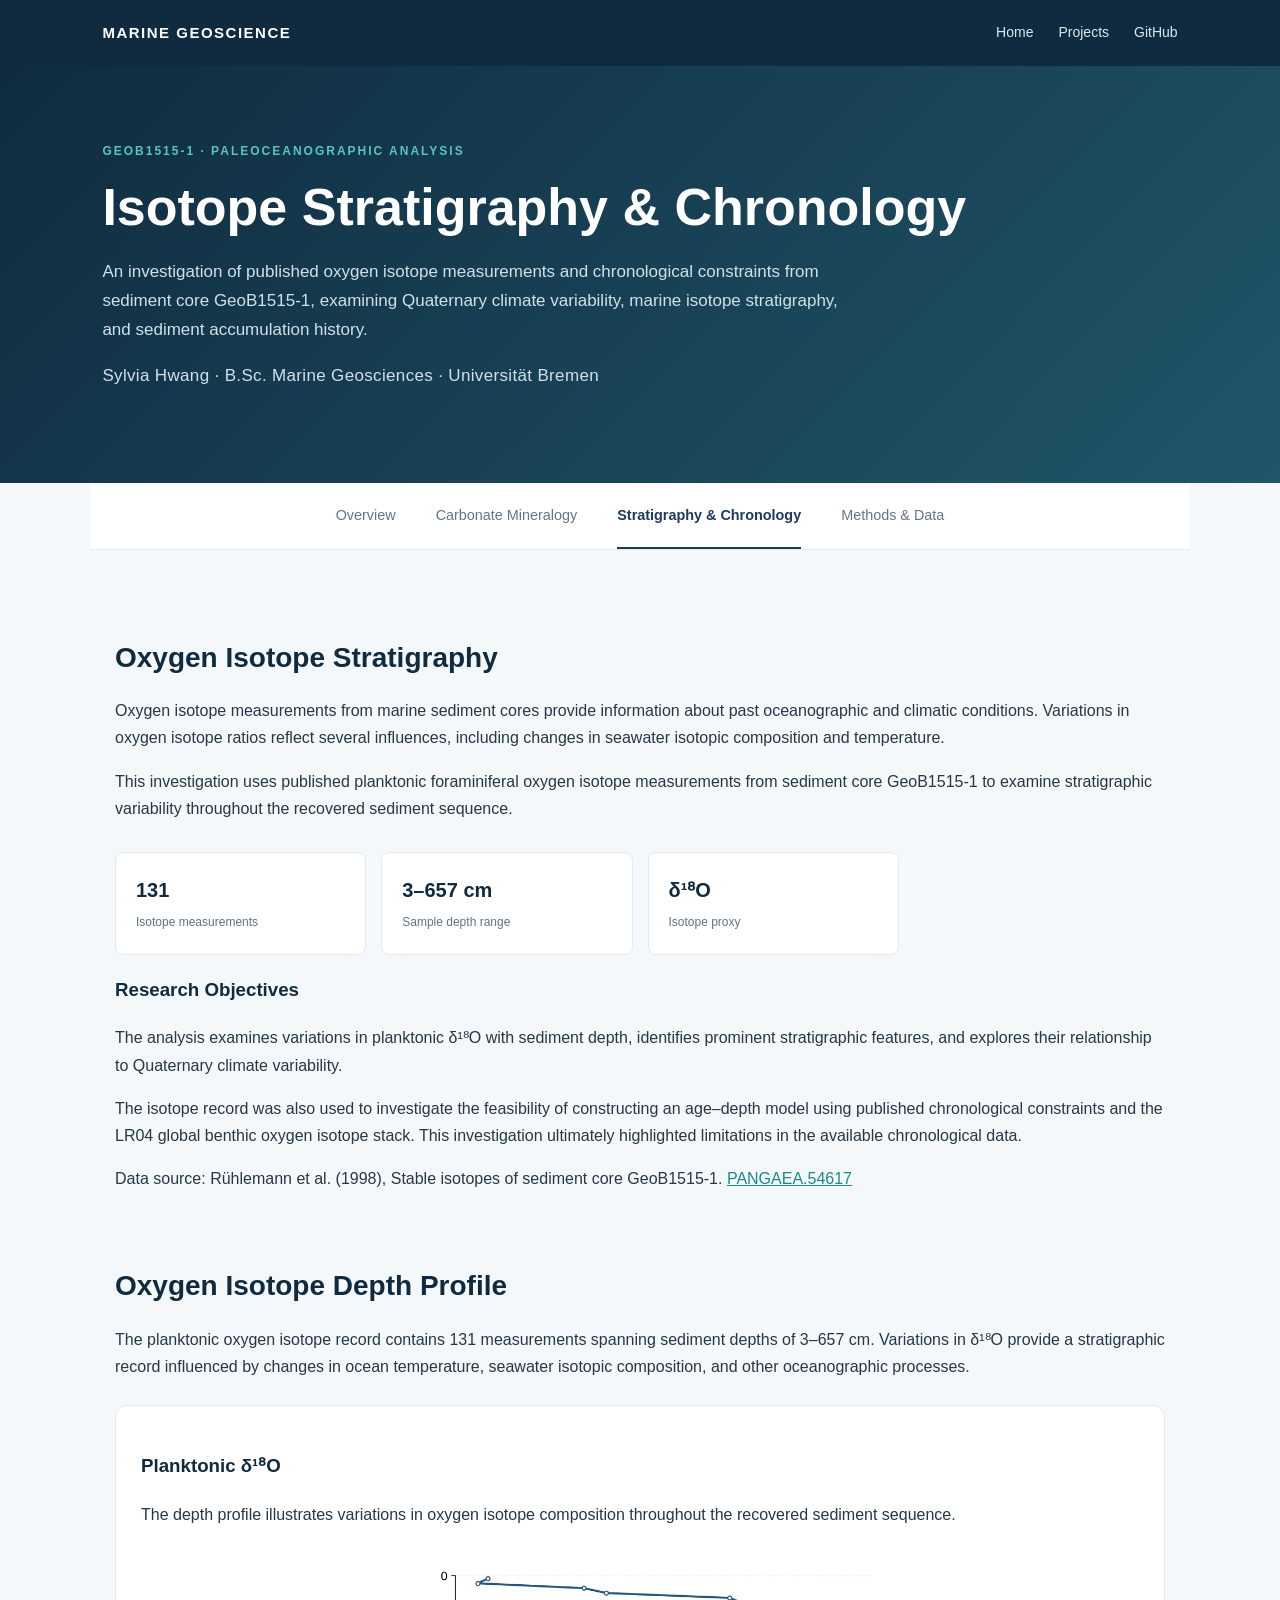
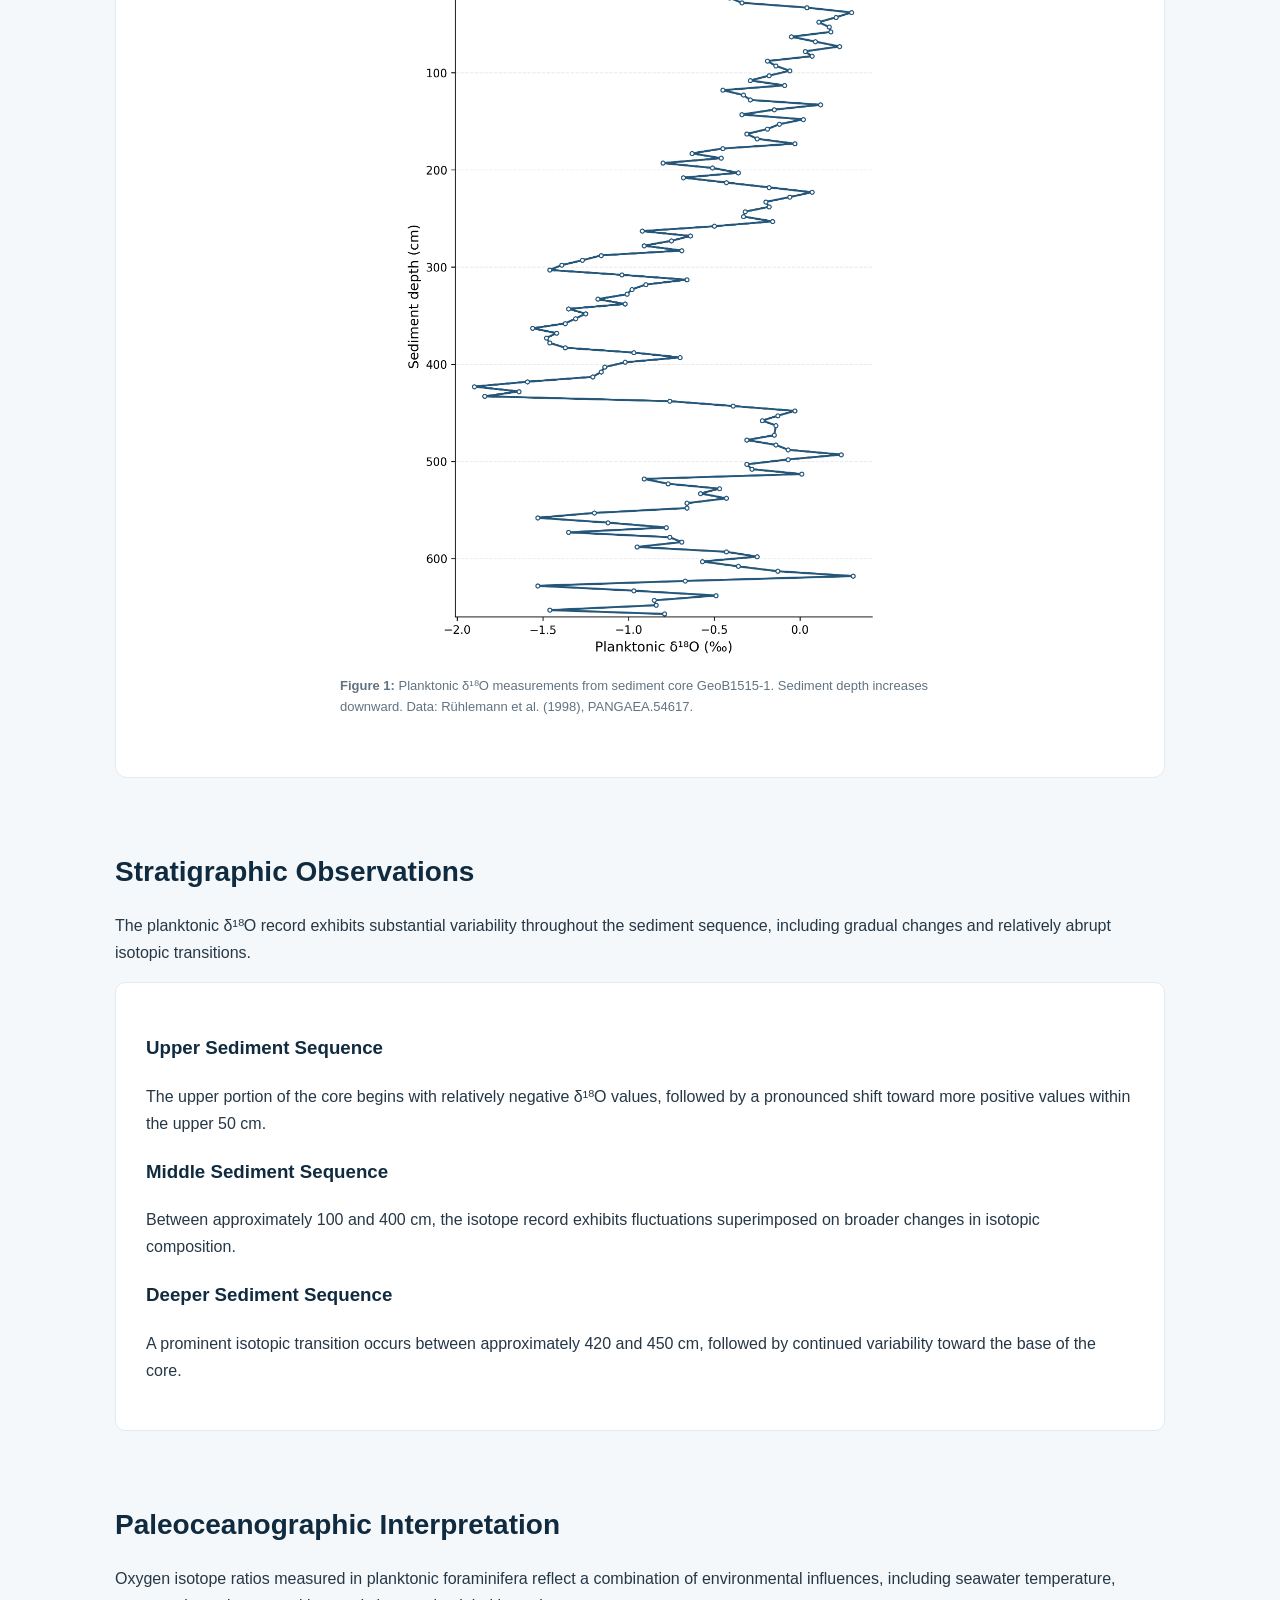
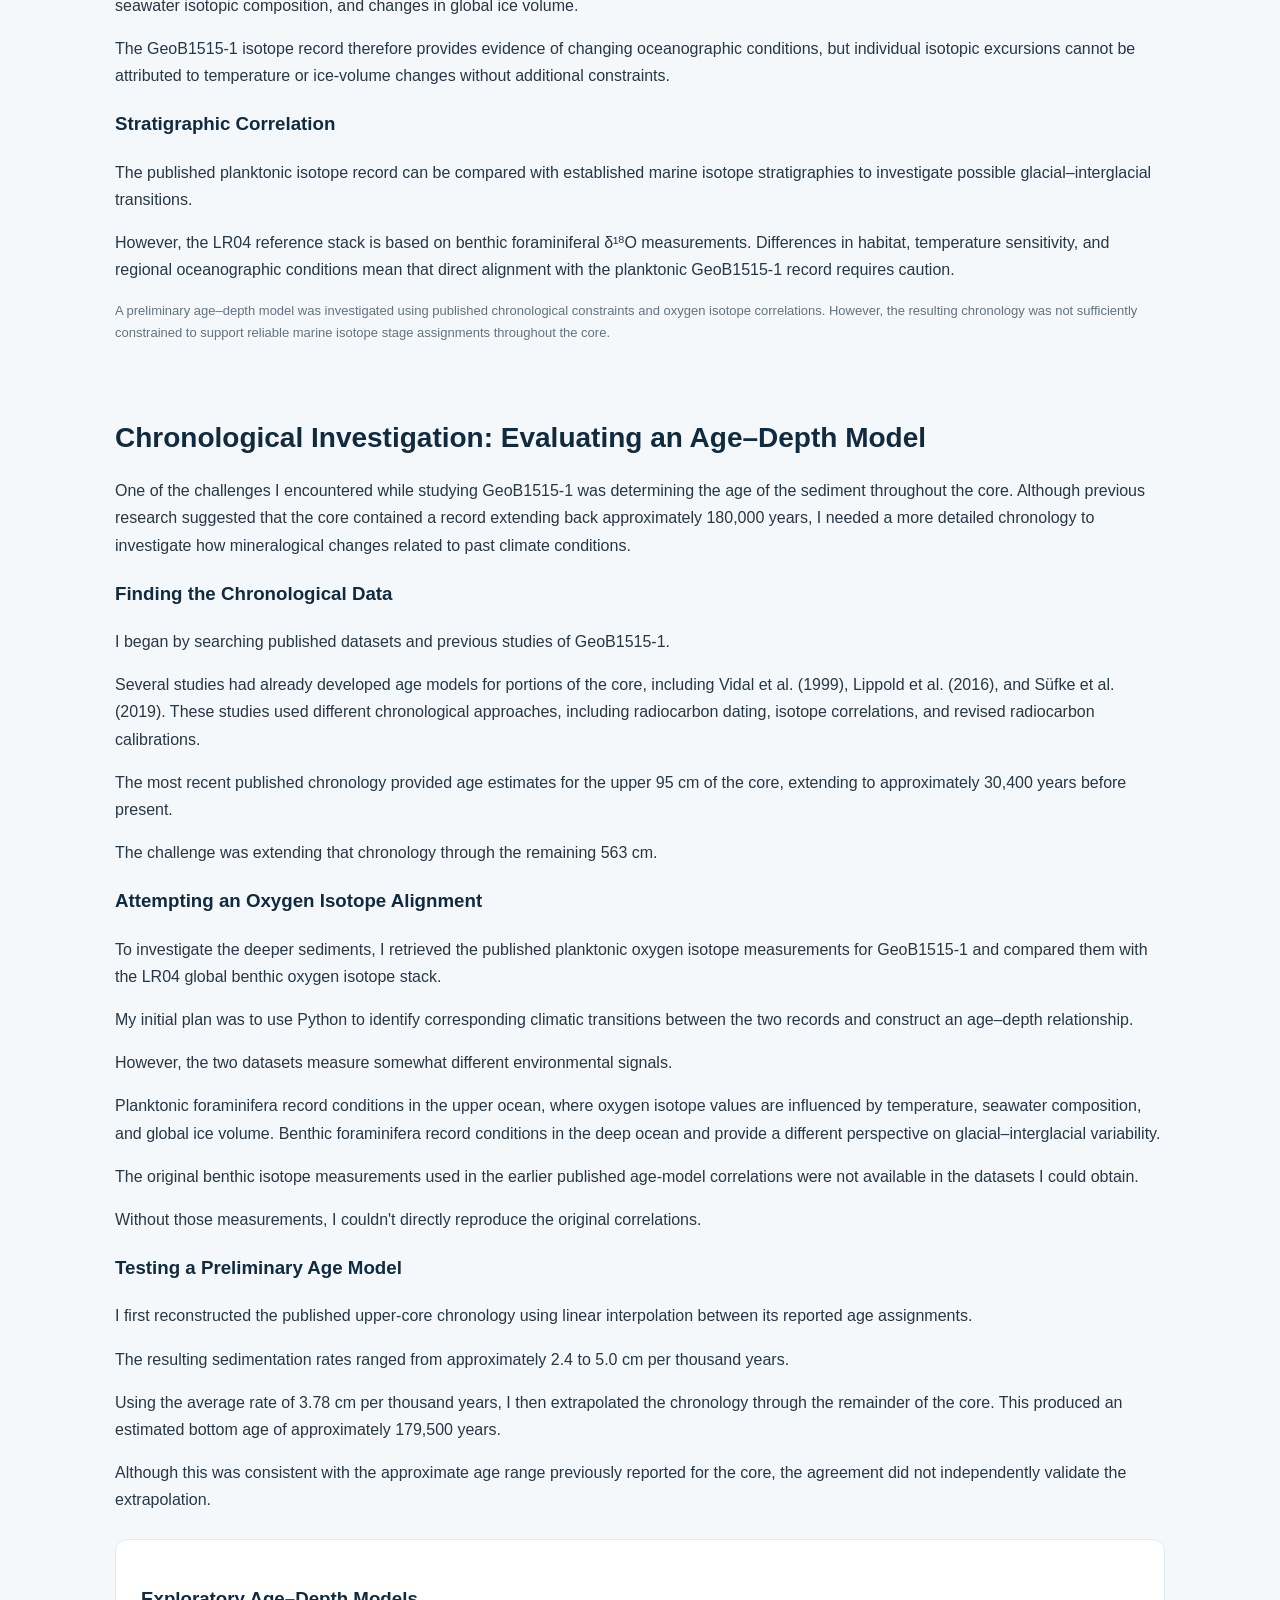
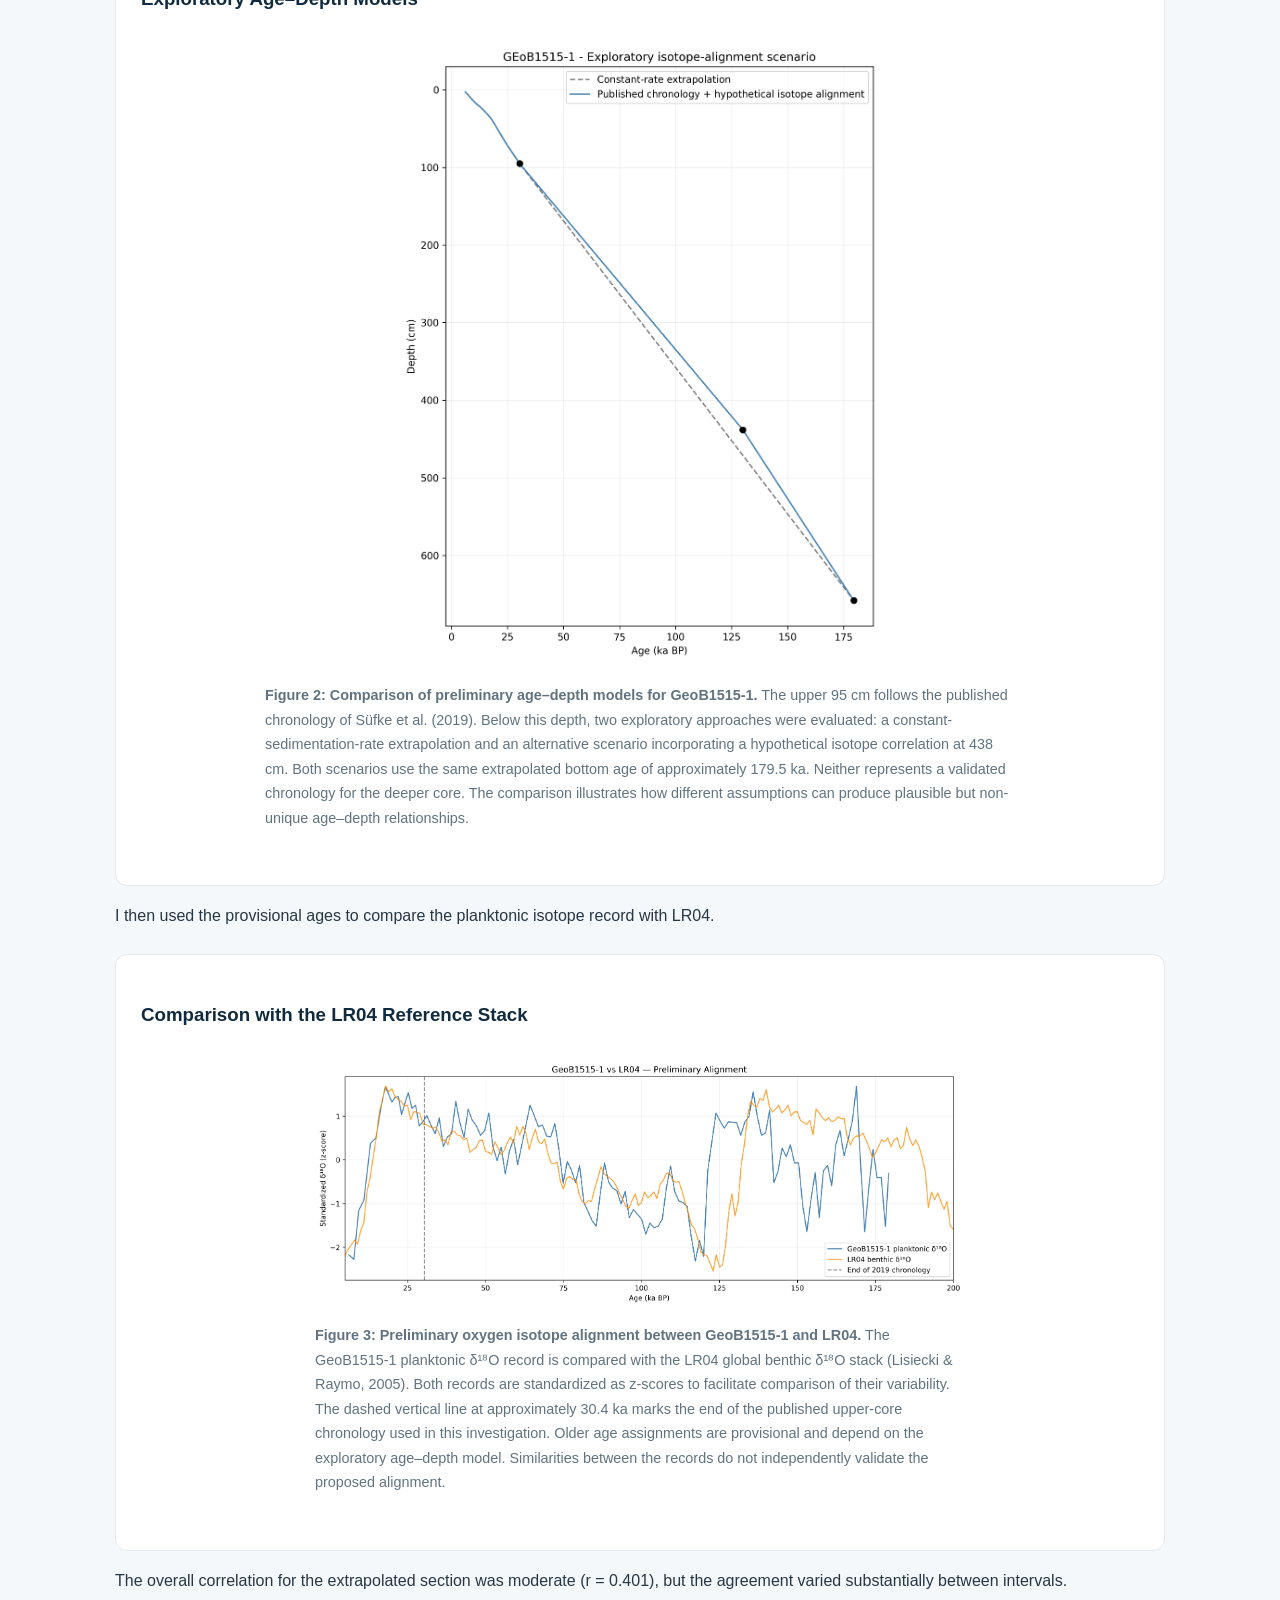
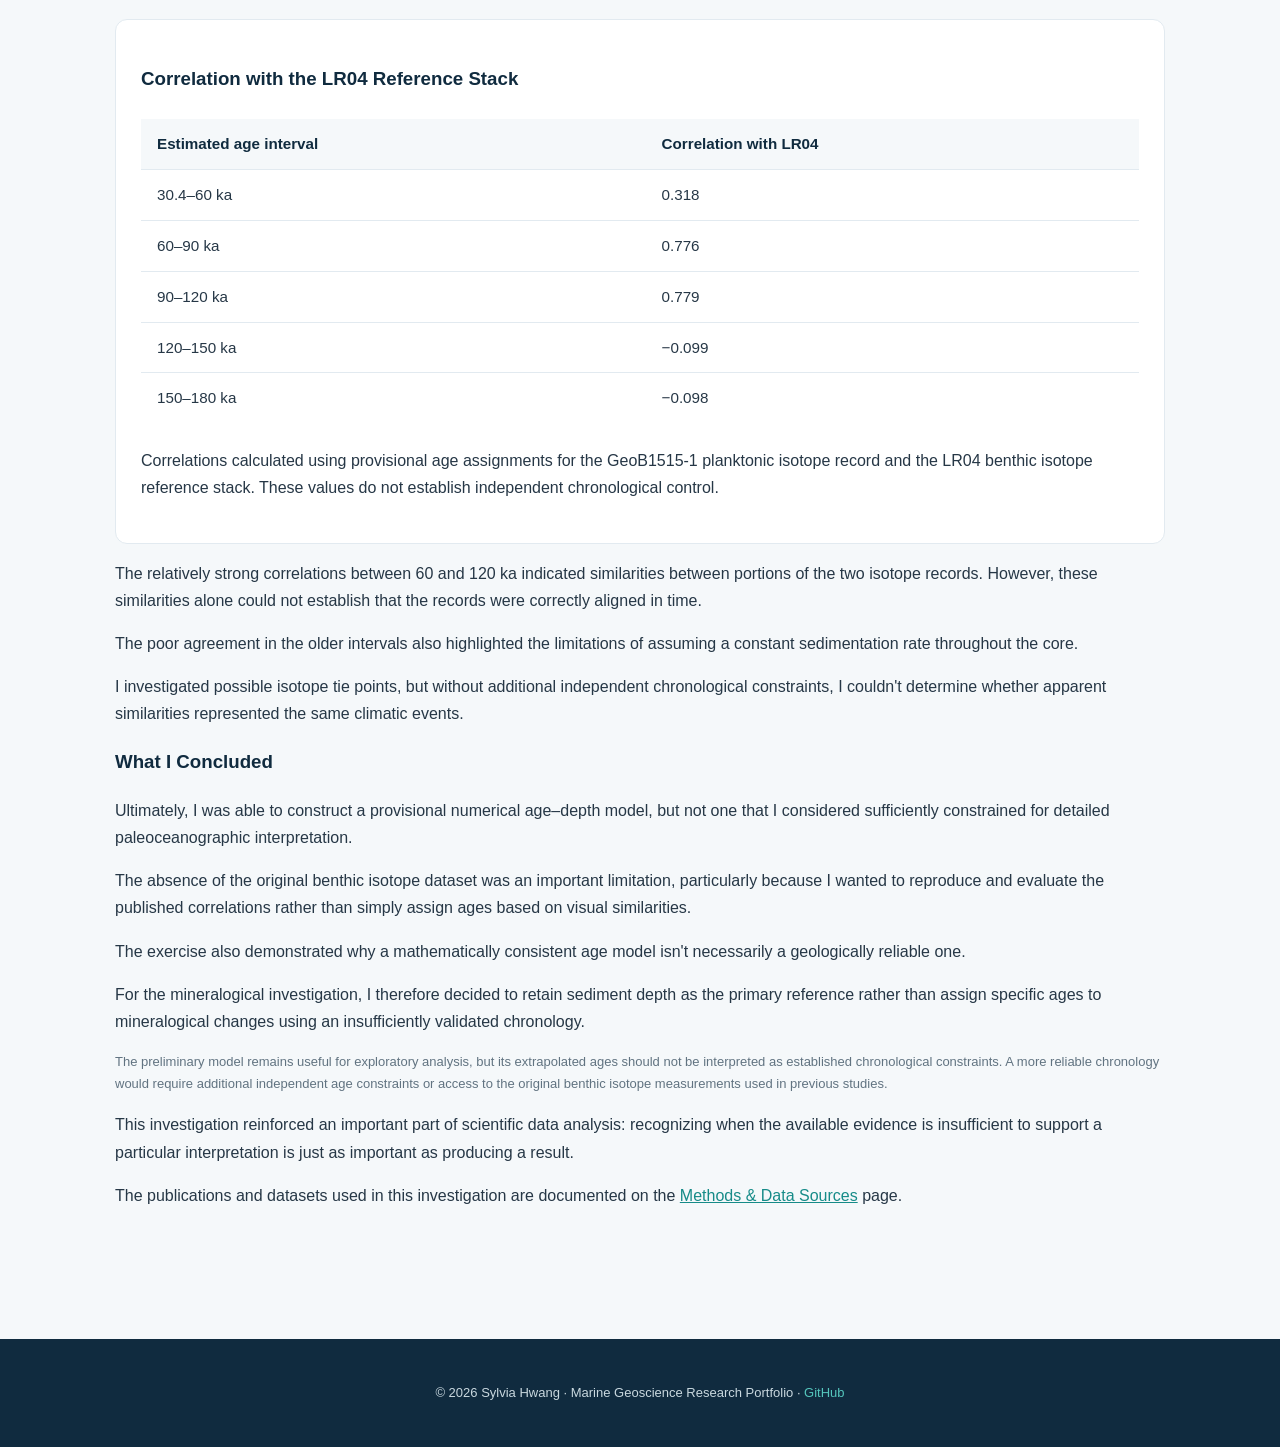
<file: projects/geob1515/isotopes.html>
<!DOCTYPE html>
<html lang="en">
<head>
  <meta charset="UTF-8">
  <meta name="viewport" content="width=device-width, initial-scale=1.0">
  <meta name="description" content="Research on carbonate mineralogy in equatorial Atlantic marine sediments using X-ray diffraction, Python, and geospatial analysis.">
  <title>Stratigraphy & Chronology | GeoB1515-1</title>

  <link rel="stylesheet" href="../../css/style.css">

</head>

<body class="sediment-page">

<header class="site-header">
  <nav class="site-nav">
    <a class="site-brand" href="../../index.html">
      MARINE GEOSCIENCE
    </a>

    <div class="nav-links">
      <a href="../../index.html">Home</a>
      <a href="../../index.html#projects">Projects</a>
      <a href="https://github.com/sylvia-marinegeo"
         target="_blank"
         rel="noopener noreferrer">GitHub</a>
    </div>
  </nav>
</header>

<div class="hero">
  <div class="hero-inner">
    <div class="eyebrow">GeoB1515-1 · Paleoceanographic Analysis</div>

    <h1>Isotope Stratigraphy & Chronology</h1>

    <p>
      An investigation of published oxygen isotope measurements
      and chronological constraints from sediment core GeoB1515-1,
      examining Quaternary climate variability, marine isotope
      stratigraphy, and sediment accumulation history.
    </p>
    <p class="project-author">
      Sylvia Hwang · B.Sc. Marine Geosciences · Universität Bremen
    </p>
  </div>
</div>

<div id="project-nav-container"></div>

<main>
<section id="isotope-overview">
  <h2>Oxygen Isotope Stratigraphy</h2>

  <p>
    Oxygen isotope measurements from marine sediment cores
    provide information about past oceanographic and climatic
    conditions. Variations in oxygen isotope ratios reflect
    several influences, including changes in seawater isotopic
    composition and temperature.
  </p>

  <p>
    This investigation uses published planktonic foraminiferal
    oxygen isotope measurements from sediment core GeoB1515-1
    to examine stratigraphic variability throughout the
    recovered sediment sequence.
  </p>

  <div class="metadata">
    <div>
      <strong>131</strong>
      <span>Isotope measurements</span>
    </div>

    <div>
      <strong>3–657 cm</strong>
      <span>Sample depth range</span>
    </div>

    <div>
      <strong>δ¹⁸O</strong>
      <span>Isotope proxy</span>
    </div>
  </div>

  <h3>Research Objectives</h3>

  <p>
    The analysis examines variations in planktonic
    δ¹⁸O with sediment depth, identifies prominent
    stratigraphic features, and explores their
    relationship to Quaternary climate variability.
  </p>

  <p>
    The isotope record was also used to investigate
    the feasibility of constructing an age–depth model
    using published chronological constraints and
    the LR04 global benthic oxygen isotope stack.
    This investigation ultimately highlighted
    limitations in the available chronological data.
  </p>

  <p class="citation">
    Data source: Rühlemann et al. (1998),
    Stable isotopes of sediment core GeoB1515-1.
    <a href="https://doi.org/10.1594/PANGAEA.54617"
       target="_blank" rel="noopener noreferrer">
      PANGAEA.54617
    </a>
  </p>
</section>

<section id="isotope-profile">
  <h2>Oxygen Isotope Depth Profile</h2>

  <p>
    The planktonic oxygen isotope record contains 131
    measurements spanning sediment depths of 3–657 cm.
    Variations in δ¹⁸O provide a stratigraphic record
    influenced by changes in ocean temperature,
    seawater isotopic composition, and other
    oceanographic processes.
  </p>

  <div class="chart-card">
    <h3>Planktonic δ¹⁸O</h3>

    <p>
      The depth profile illustrates variations in oxygen
      isotope composition throughout the recovered
      sediment sequence.
    </p>

    <figure class="result-figure">
        <img
            src="images/geob1515_isotope_profile.png"
            alt="Planktonic oxygen isotope depth profile for sediment core GeoB1515-1, showing 131 measurements between 3 and 657 cm sediment depth."
            loading="lazy"
            style="display:block; width:100%; max-width:480px; height:auto; margin:0 auto;"
        >

        <figcaption>
          <strong>Figure 1:</strong>
            Planktonic δ¹⁸O measurements from sediment core
            GeoB1515-1. Sediment depth increases downward.
            Data: Rühlemann et al. (1998), PANGAEA.54617.
        </figcaption>
    </figure>

  </div>
</section>

<section id="isotope-observations">
  <h2>Stratigraphic Observations</h2>

  <p>
    The planktonic δ¹⁸O record exhibits substantial
    variability throughout the sediment sequence,
    including gradual changes and relatively abrupt
    isotopic transitions.
  </p>

  <div class="methods">

    <h3>Upper Sediment Sequence</h3>
    <p>
      The upper portion of the core begins with
      relatively negative δ¹⁸O values, followed by
      a pronounced shift toward more positive values
      within the upper 50 cm.
    </p>

    <h3>Middle Sediment Sequence</h3>
    <p>
      Between approximately 100 and 400 cm, the isotope
      record exhibits fluctuations superimposed on
      broader changes in isotopic composition.
    </p>

    <h3>Deeper Sediment Sequence</h3>
    <p>
      A prominent isotopic transition occurs between
      approximately 420 and 450 cm, followed by
      continued variability toward the base of the core.
    </p>

  </div>
</section>

<section id="isotope-interpretation">
  <h2>Paleoceanographic Interpretation</h2>

  <p>
    Oxygen isotope ratios measured in planktonic
    foraminifera reflect a combination of environmental
    influences, including seawater temperature,
    seawater isotopic composition, and changes in
    global ice volume.
  </p>

  <p>
    The GeoB1515-1 isotope record therefore provides
    evidence of changing oceanographic conditions,
    but individual isotopic excursions cannot be
    attributed to temperature or ice-volume changes
    without additional constraints.
  </p>

  <h3>Stratigraphic Correlation</h3>

  <p>
    The published planktonic isotope record can be
    compared with established marine isotope
    stratigraphies to investigate possible
    glacial–interglacial transitions.
  </p>

  <p>
    However, the LR04 reference stack is based on
    benthic foraminiferal δ¹⁸O measurements.
    Differences in habitat, temperature sensitivity,
    and regional oceanographic conditions mean that
    direct alignment with the planktonic GeoB1515-1
    record requires caution.
  </p>

  <p class="note">
    A preliminary age–depth model was investigated
    using published chronological constraints and
    oxygen isotope correlations. However, the
    resulting chronology was not sufficiently
    constrained to support reliable marine isotope
    stage assignments throughout the core.
  </p>
</section>

<section id="chronological-investigation">
  <h2>Chronological Investigation: Evaluating an Age–Depth Model</h2>

  <p>
    One of the challenges I encountered while studying GeoB1515-1
    was determining the age of the sediment throughout the core.
    Although previous research suggested that the core contained
    a record extending back approximately 180,000 years, I needed
    a more detailed chronology to investigate how mineralogical
    changes related to past climate conditions.
  </p>

  <h3>Finding the Chronological Data</h3>

  <p>
    I began by searching published datasets and previous studies
    of GeoB1515-1.
  </p>

  <p>
    Several studies had already developed age models for portions
    of the core, including Vidal et al. (1999), Lippold et al.
    (2016), and Süfke et al. (2019). These studies used different
    chronological approaches, including radiocarbon dating,
    isotope correlations, and revised radiocarbon calibrations.
  </p>

  <p>
    The most recent published chronology provided age estimates
    for the upper 95 cm of the core, extending to approximately
    30,400 years before present.
  </p>

  <p>
    The challenge was extending that chronology through the
    remaining 563 cm.
  </p>

  <h3>Attempting an Oxygen Isotope Alignment</h3>

  <p>
    To investigate the deeper sediments, I retrieved the
    published planktonic oxygen isotope measurements for
    GeoB1515-1 and compared them with the LR04 global benthic
    oxygen isotope stack.
  </p>

  <p>
    My initial plan was to use Python to identify corresponding
    climatic transitions between the two records and construct
    an age–depth relationship.
  </p>

  <p>
    However, the two datasets measure somewhat different
    environmental signals.
  </p>

  <p>
    Planktonic foraminifera record conditions in the upper ocean,
    where oxygen isotope values are influenced by temperature,
    seawater composition, and global ice volume. Benthic
    foraminifera record conditions in the deep ocean and provide
    a different perspective on glacial–interglacial variability.
  </p>

  <p>
    The original benthic isotope measurements used in the earlier
    published age-model correlations were not available in the
    datasets I could obtain.
  </p>

  <p>
    Without those measurements, I couldn't directly reproduce
    the original correlations.
  </p>

  <h3>Testing a Preliminary Age Model</h3>

  <p>
    I first reconstructed the published upper-core chronology
    using linear interpolation between its reported age
    assignments.
  </p>

  <p>
    The resulting sedimentation rates ranged from approximately
    2.4 to 5.0 cm per thousand years.
  </p>

  <p>
    Using the average rate of 3.78 cm per thousand years, I then
    extrapolated the chronology through the remainder of the
    core. This produced an estimated bottom age of approximately
    179,500 years.
  </p>

  <p>
    Although this was consistent with the approximate age range
    previously reported for the core, the agreement did not
    independently validate the extrapolation.
  </p>

  <div class="chart-card">
    <h3>Exploratory Age–Depth Models</h3>

    <figure class="result-figure age-depth-figure">
      <img
        src="images/geob1515_age_depth_comparison.png"
        alt="Comparison of two exploratory age–depth scenarios for GeoB1515-1, showing the published upper-core chronology, constant-rate extrapolation, and a hypothetical isotope-alignment scenario."
        loading="lazy"
      >

      <figcaption>
        <strong>Figure 2: Comparison of preliminary age–depth
        models for GeoB1515-1.</strong>
        The upper 95 cm follows the published chronology of
        Süfke et al. (2019). Below this depth, two exploratory
        approaches were evaluated: a constant-sedimentation-rate
        extrapolation and an alternative scenario incorporating
        a hypothetical isotope correlation at 438 cm.
        Both scenarios use the same extrapolated bottom age
        of approximately 179.5 ka. Neither represents a
        validated chronology for the deeper core.
        The comparison illustrates how different assumptions
        can produce plausible but non-unique age–depth
        relationships.
      </figcaption>
    </figure>
  </div>

  <p>
    I then used the provisional ages to compare the planktonic
    isotope record with LR04.
  </p>

  <div class="chart-card">
    <h3>Comparison with the LR04 Reference Stack</h3>

    <figure class="result-figure isotope-alignment-figure">
      <img
        src="images/geob1515_lr04_alignment.png"
        alt="Comparison of standardized GeoB1515-1 planktonic oxygen isotope measurements with the LR04 benthic oxygen isotope stack using a provisional age model."
        loading="lazy"
      >

      <figcaption>
        <strong>Figure 3: Preliminary oxygen isotope alignment
        between GeoB1515-1 and LR04.</strong>
        The GeoB1515-1 planktonic δ¹⁸O record is compared
        with the LR04 global benthic δ¹⁸O stack
        (Lisiecki &amp; Raymo, 2005).
        Both records are standardized as z-scores to
        facilitate comparison of their variability.
        The dashed vertical line at approximately
        30.4 ka marks the end of the published
        upper-core chronology used in this investigation.
        Older age assignments are provisional and
        depend on the exploratory age–depth model.
        Similarities between the records do not
        independently validate the proposed alignment.
      </figcaption>
    </figure>
  </div>

  <p>
    The overall correlation for the extrapolated section was
    moderate (r = 0.401), but the agreement varied substantially
    between intervals.
  </p>

  <div class="chart-card">
    <h3>Correlation with the LR04 Reference Stack</h3>

    <table class="chronology-table">
      <thead>
        <tr>
          <th>Estimated age interval</th>
          <th>Correlation with LR04</th>
        </tr>
      </thead>
      <tbody>
        <tr>
          <td>30.4–60 ka</td>
          <td>0.318</td>
        </tr>
        <tr>
          <td>60–90 ka</td>
          <td>0.776</td>
        </tr>
        <tr>
          <td>90–120 ka</td>
          <td>0.779</td>
        </tr>
        <tr>
          <td>120–150 ka</td>
          <td>−0.099</td>
        </tr>
        <tr>
          <td>150–180 ka</td>
          <td>−0.098</td>
        </tr>
      </tbody>
    </table>

    <p class="citation">
      Correlations calculated using provisional age assignments
      for the GeoB1515-1 planktonic isotope record and the LR04
      benthic isotope reference stack. These values do not
      establish independent chronological control.
    </p>
  </div>

  <p>
    The relatively strong correlations between 60 and 120 ka
    indicated similarities between portions of the two isotope
    records. However, these similarities alone could not
    establish that the records were correctly aligned in time.
  </p>

  <p>
    The poor agreement in the older intervals also highlighted
    the limitations of assuming a constant sedimentation rate
    throughout the core.
  </p>

  <p>
    I investigated possible isotope tie points, but without
    additional independent chronological constraints, I couldn't
    determine whether apparent similarities represented the same
    climatic events.
  </p>

  <h3>What I Concluded</h3>

  <p>
    Ultimately, I was able to construct a provisional numerical
    age–depth model, but not one that I considered sufficiently
    constrained for detailed paleoceanographic interpretation.
  </p>

  <p>
    The absence of the original benthic isotope dataset was an
    important limitation, particularly because I wanted to
    reproduce and evaluate the published correlations rather
    than simply assign ages based on visual similarities.
  </p>

  <p>
    The exercise also demonstrated why a mathematically
    consistent age model isn't necessarily a geologically
    reliable one.
  </p>

  <p>
    For the mineralogical investigation, I therefore decided
    to retain sediment depth as the primary reference rather
    than assign specific ages to mineralogical changes using
    an insufficiently validated chronology.
  </p>

  <p class="note">
    The preliminary model remains useful for exploratory
    analysis, but its extrapolated ages should not be
    interpreted as established chronological constraints.
    A more reliable chronology would require additional
    independent age constraints or access to the original
    benthic isotope measurements used in previous studies.
  </p>

  <p>
    This investigation reinforced an important part of
    scientific data analysis: recognizing when the available
    evidence is insufficient to support a particular
    interpretation is just as important as producing a result.
  </p>

  <p class="citation">
    The publications and datasets used in this investigation
    are documented on the
    <a href="methods.html#references">Methods &amp; Data Sources</a>
    page.
  </p>

</section>


</main>

<footer>
<p>
    © 2026 Sylvia Hwang · Marine Geoscience Research Portfolio ·
    <a href="https://github.com/sylvia-marinegeo/sedimentcore">
    GitHub
    </a>
</p>
</footer>

  <script src="script.js"></script>

</body>
</html>
</file>
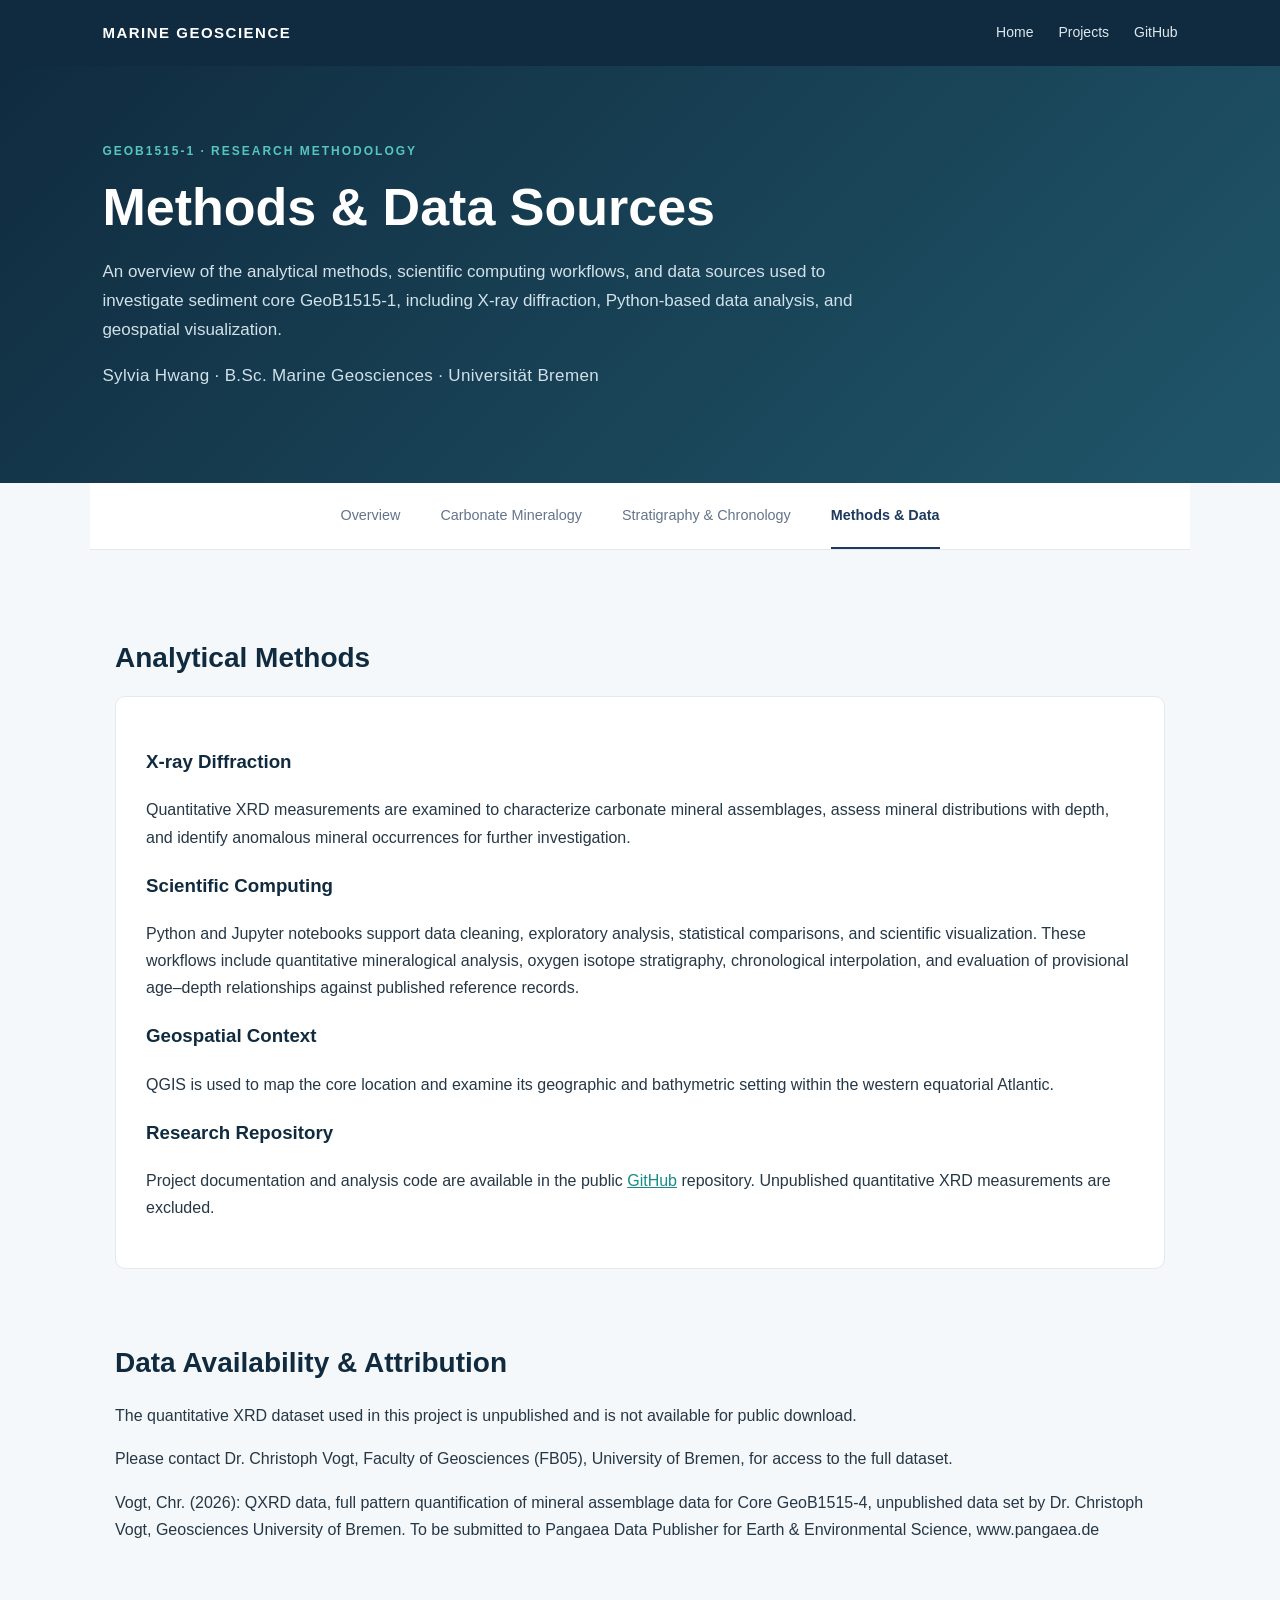
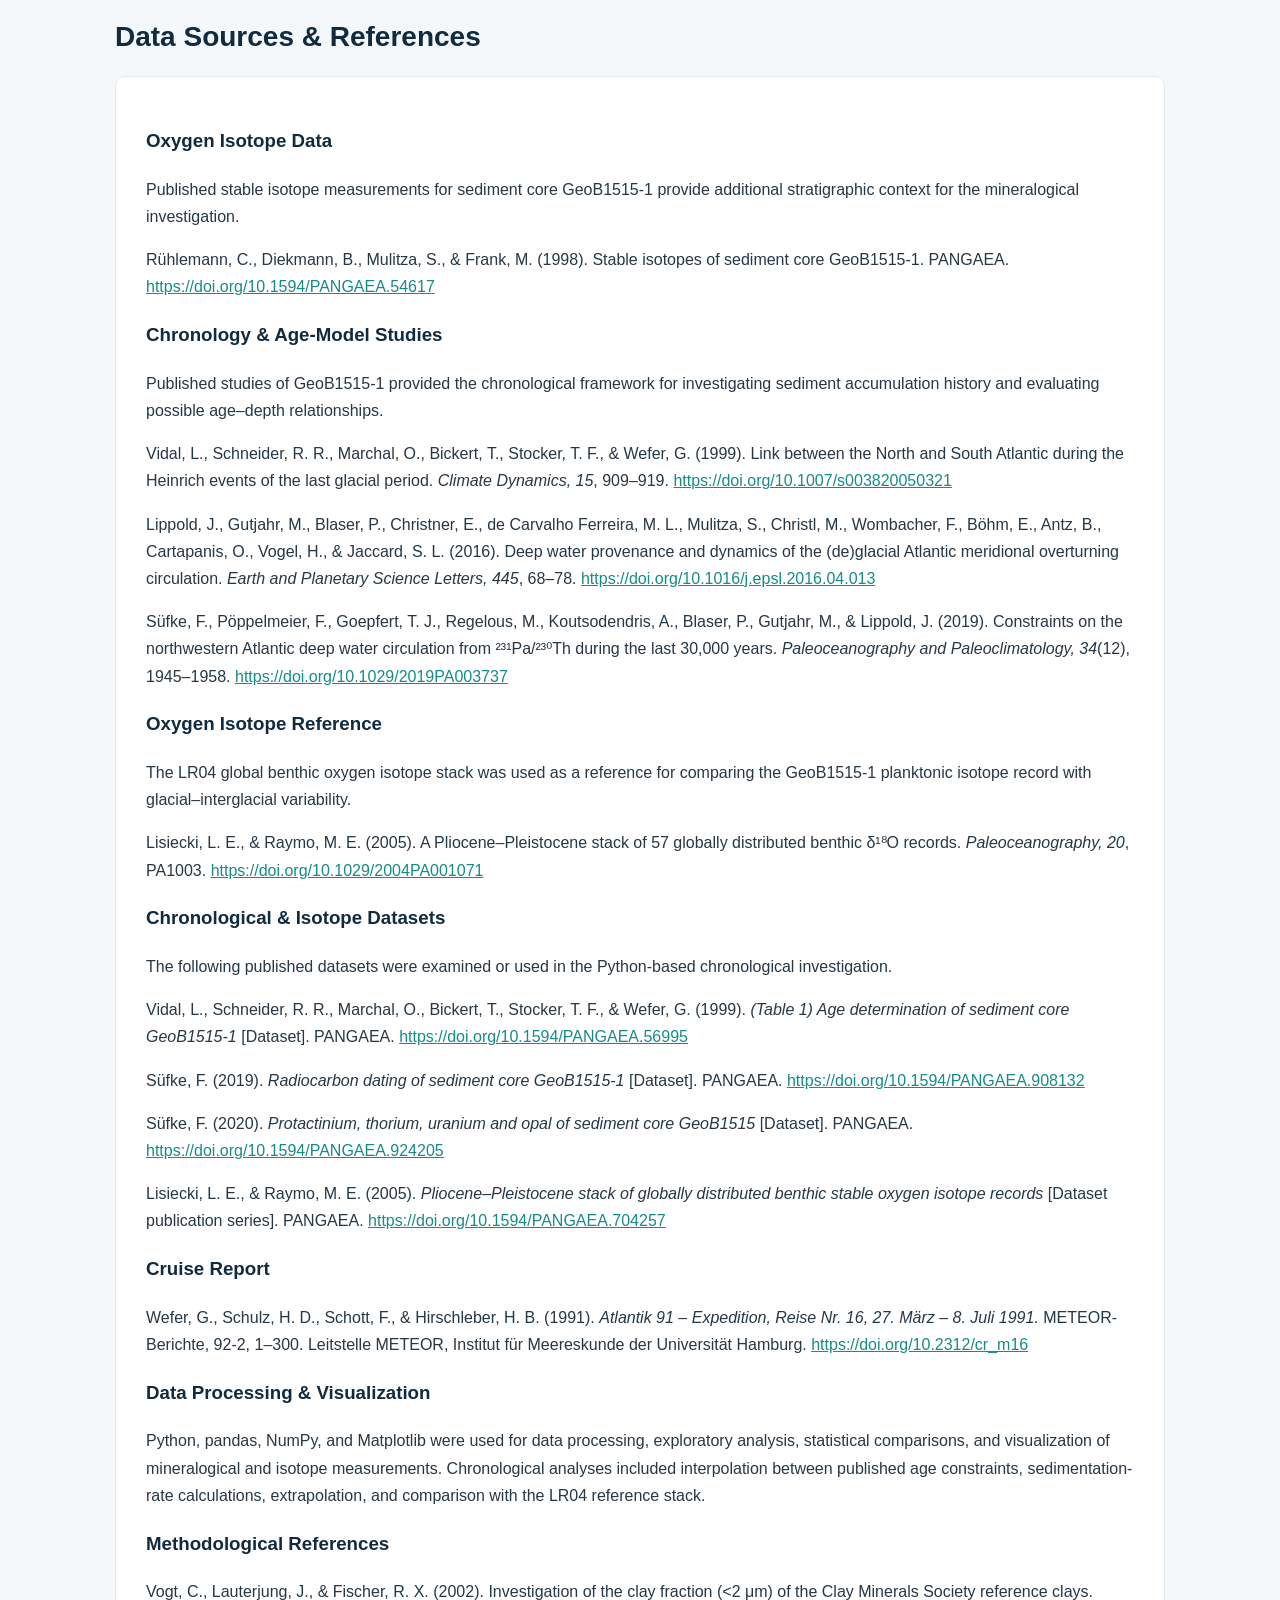
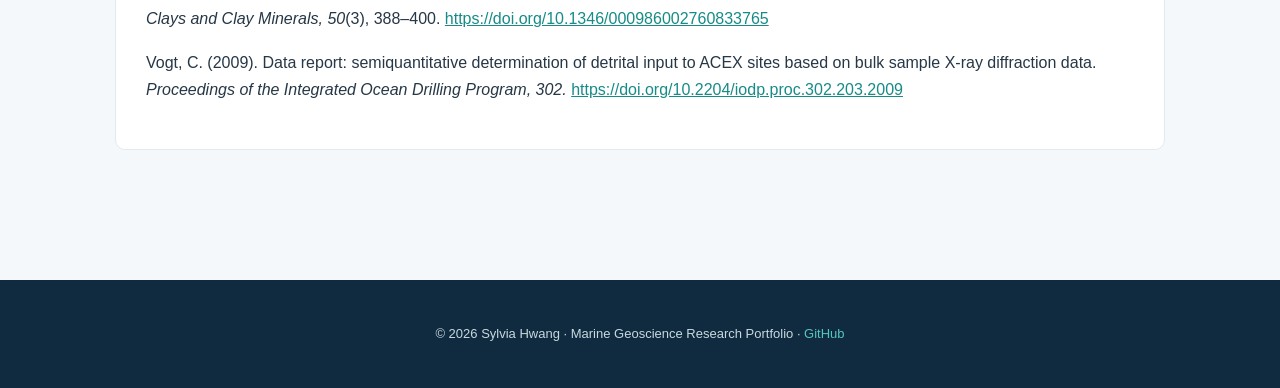
<file: projects/geob1515/methods.html>
<!DOCTYPE html>
<html lang="en">
<head>
  <meta charset="UTF-8">
  <meta name="viewport" content="width=device-width, initial-scale=1.0">
  <meta name="description" content="Research on carbonate mineralogy in equatorial Atlantic marine sediments using X-ray diffraction, Python, and geospatial analysis.">
  <title>Methods & Data Sources | GeoB1515-1</title>

  <link rel="stylesheet" href="../../css/style.css">

</head>

<body class="sediment-page">

<header class="site-header">
  <nav class="site-nav">
    <a class="site-brand" href="../../index.html">
      MARINE GEOSCIENCE
    </a>

    <div class="nav-links">
      <a href="../../index.html">Home</a>
      <a href="../../index.html#projects">Projects</a>
      <a href="https://github.com/sylvia-marinegeo"
         target="_blank"
         rel="noopener noreferrer">GitHub</a>
    </div>
  </nav>
</header>

<div class="hero">
  <div class="hero-inner">
    <div class="eyebrow">GeoB1515-1 · Research Methodology</div>

    <h1>Methods & Data Sources</h1>

    <p>
    An overview of the analytical methods, scientific computing
    workflows, and data sources used to investigate sediment
    core GeoB1515-1, including X-ray diffraction, Python-based
    data analysis, and geospatial visualization.
    </p>
    <p class="project-author">
      Sylvia Hwang · B.Sc. Marine Geosciences · Universität Bremen
    </p>
  </div>
</div>

<div id="project-nav-container"></div>

<main>

<section id="analytical-methods">
  <h2>Analytical Methods</h2>

  <div class="methods">
    <h3>X-ray Diffraction</h3>
    <p>
      Quantitative XRD measurements are examined to characterize carbonate 
      mineral assemblages, assess mineral distributions with depth, and 
      identify anomalous mineral occurrences for further investigation.
    </p>

    <h3>Scientific Computing</h3>
    <p>
      Python and Jupyter notebooks support data cleaning,
      exploratory analysis, statistical comparisons, and
      scientific visualization. These workflows include
      quantitative mineralogical analysis, oxygen isotope
      stratigraphy, chronological interpolation, and
      evaluation of provisional age–depth relationships
      against published reference records.
    </p>

    <h3>Geospatial Context</h3>
    <p>
      QGIS is used to map the core location and examine its geographic and 
      bathymetric setting within the western equatorial Atlantic.
    </p>

    <h3>Research Repository</h3>
    <p>
      Project documentation and analysis code are available in the public 
      <a href="https://github.com/sylvia-marinegeo/sedimentcore"
         target="_blank" rel="noopener noreferrer">GitHub</a>
      repository. Unpublished quantitative XRD measurements are excluded.
    </p>
  </div>
</section>

<section id="data-access">
  <h2>Data Availability & Attribution</h2>

  <div class="data-notice">
    <p>
      The quantitative XRD dataset used in this project
      is unpublished and is not available for public
      download.
    </p>

    <p>
      Please contact Dr. Christoph Vogt, 
      Faculty of Geosciences (FB05), University of Bremen, 
      for access to the full dataset.
    </p>

    <p class="citation">
        Vogt, Chr. (2026): QXRD data, full pattern
        quantification of mineral assemblage data for Core
        GeoB1515-4, unpublished data set by Dr. Christoph Vogt,
        Geosciences University of Bremen. To be submitted to
        Pangaea Data Publisher for Earth &amp; Environmental
        Science, www.pangaea.de
    </p>
  </div>
</section>

<section id="references">
  <h2>Data Sources & References</h2>

  <div class="methods">

    <h3>Oxygen Isotope Data</h3>
    <p>
      Published stable isotope measurements for sediment core
      GeoB1515-1 provide additional stratigraphic context
      for the mineralogical investigation.
    </p>
    <p>
      Rühlemann, C., Diekmann, B., Mulitza, S., &amp;
      Frank, M. (1998).
      Stable isotopes of sediment core GeoB1515-1.
      PANGAEA.
      <a href="https://doi.org/10.1594/PANGAEA.54617"
         target="_blank" rel="noopener noreferrer">
        https://doi.org/10.1594/PANGAEA.54617
      </a>
    </p>

    <h3>Chronology & Age-Model Studies</h3>

    <p>
      Published studies of GeoB1515-1 provided the chronological
      framework for investigating sediment accumulation history
      and evaluating possible age–depth relationships.
    </p>

    <p>
      Vidal, L., Schneider, R. R., Marchal, O., Bickert, T.,
      Stocker, T. F., &amp; Wefer, G. (1999).
      Link between the North and South Atlantic during the
      Heinrich events of the last glacial period.
      <em>Climate Dynamics, 15</em>, 909–919.
      <a href="https://doi.org/10.1007/s003820050321"
        target="_blank" rel="noopener noreferrer">
        https://doi.org/10.1007/s003820050321
      </a>
    </p>

    <p>
      Lippold, J., Gutjahr, M., Blaser, P., Christner, E.,
      de Carvalho Ferreira, M. L., Mulitza, S., Christl, M.,
      Wombacher, F., Böhm, E., Antz, B., Cartapanis, O.,
      Vogel, H., &amp; Jaccard, S. L. (2016).
      Deep water provenance and dynamics of the (de)glacial
      Atlantic meridional overturning circulation.
      <em>Earth and Planetary Science Letters, 445</em>, 68–78.
      <a href="https://doi.org/10.1016/j.epsl.2016.04.013"
        target="_blank" rel="noopener noreferrer">
        https://doi.org/10.1016/j.epsl.2016.04.013
      </a>
    </p>

    <p>
      Süfke, F., Pöppelmeier, F., Goepfert, T. J.,
      Regelous, M., Koutsodendris, A., Blaser, P.,
      Gutjahr, M., &amp; Lippold, J. (2019).
      Constraints on the northwestern Atlantic deep water
      circulation from ²³¹Pa/²³⁰Th during the last
      30,000 years.
      <em>Paleoceanography and Paleoclimatology, 34</em>(12),
      1945–1958.
      <a href="https://doi.org/10.1029/2019PA003737"
        target="_blank" rel="noopener noreferrer">
        https://doi.org/10.1029/2019PA003737
      </a>
    </p>

    <h3>Oxygen Isotope Reference</h3>

    <p>
      The LR04 global benthic oxygen isotope stack was used
      as a reference for comparing the GeoB1515-1 planktonic
      isotope record with glacial–interglacial variability.
    </p>

    <p>
      Lisiecki, L. E., &amp; Raymo, M. E. (2005).
      A Pliocene–Pleistocene stack of 57 globally distributed
      benthic δ¹⁸O records.
      <em>Paleoceanography, 20</em>, PA1003.
      <a href="https://doi.org/10.1029/2004PA001071"
        target="_blank" rel="noopener noreferrer">
        https://doi.org/10.1029/2004PA001071
      </a>
    </p>

    <h3>Chronological & Isotope Datasets</h3>

    <p>
      The following published datasets were examined or
      used in the Python-based chronological investigation.
    </p>

    <p>
      Vidal, L., Schneider, R. R., Marchal, O., Bickert, T.,
      Stocker, T. F., &amp; Wefer, G. (1999).
      <em>(Table 1) Age determination of sediment core
      GeoB1515-1</em> [Dataset]. PANGAEA.
      <a href="https://doi.org/10.1594/PANGAEA.56995"
        target="_blank" rel="noopener noreferrer">
        https://doi.org/10.1594/PANGAEA.56995
      </a>
    </p>

    <p>
      Süfke, F. (2019).
      <em>Radiocarbon dating of sediment core GeoB1515-1</em>
      [Dataset]. PANGAEA.
      <a href="https://doi.org/10.1594/PANGAEA.908132"
        target="_blank" rel="noopener noreferrer">
        https://doi.org/10.1594/PANGAEA.908132
      </a>
    </p>

    <p>
      Süfke, F. (2020).
      <em>Protactinium, thorium, uranium and opal of
      sediment core GeoB1515</em> [Dataset]. PANGAEA.
      <a href="https://doi.org/10.1594/PANGAEA.924205"
        target="_blank" rel="noopener noreferrer">
        https://doi.org/10.1594/PANGAEA.924205
      </a>
    </p>

    <p>
      Lisiecki, L. E., &amp; Raymo, M. E. (2005).
      <em>Pliocene–Pleistocene stack of globally distributed
      benthic stable oxygen isotope records</em>
      [Dataset publication series]. PANGAEA.
      <a href="https://doi.org/10.1594/PANGAEA.704257"
        target="_blank" rel="noopener noreferrer">
        https://doi.org/10.1594/PANGAEA.704257
      </a>
    </p>

    <h3>Cruise Report</h3>
    <p>
      Wefer, G., Schulz, H. D., Schott, F., &amp;
      Hirschleber, H. B. (1991).
      <em>Atlantik 91 – Expedition, Reise Nr. 16,
      27. März – 8. Juli 1991.</em>
      METEOR-Berichte, 92-2, 1–300.
      Leitstelle METEOR, Institut für Meereskunde
      der Universität Hamburg.
      <a href="https://doi.org/10.2312/cr_m16"
        target="_blank"
        rel="noopener noreferrer">
        https://doi.org/10.2312/cr_m16
      </a>
    </p>

    <h3>Data Processing & Visualization</h3>
    <p>
      Python, pandas, NumPy, and Matplotlib were used for
      data processing, exploratory analysis, statistical
      comparisons, and visualization of mineralogical and
      isotope measurements. Chronological analyses included
      interpolation between published age constraints,
      sedimentation-rate calculations, extrapolation, and
      comparison with the LR04 reference stack.
    </p>

    <h3>Methodological References</h3>

    <p>
      Vogt, C., Lauterjung, J., &amp; Fischer, R. X. (2002).
      Investigation of the clay fraction (&lt;2 μm)
      of the Clay Minerals Society reference clays.
      <em>Clays and Clay Minerals, 50</em>(3), 388–400.
      <a href="https://doi.org/10.1346/000986002760833765"
         target="_blank" rel="noopener noreferrer">
        https://doi.org/10.1346/000986002760833765
      </a>
    </p>

    <p>
      Vogt, C. (2009).
      Data report: semiquantitative determination of
      detrital input to ACEX sites based on bulk sample
      X-ray diffraction data.
      <em>Proceedings of the Integrated Ocean Drilling
      Program, 302.</em>
      <a href="https://doi.org/10.2204/iodp.proc.302.203.2009"
         target="_blank" rel="noopener noreferrer">
        https://doi.org/10.2204/iodp.proc.302.203.2009
      </a>
    </p>

  </div>
</section>

</main>

<footer>
  <p>
    © 2026 Sylvia Hwang · Marine Geoscience Research Portfolio ·
    <a href="https://github.com/sylvia-marinegeo/sedimentcore">
      GitHub
    </a>
  </p>
</footer>

  <script src="script.js"></script>

</body>
</html>
</file>
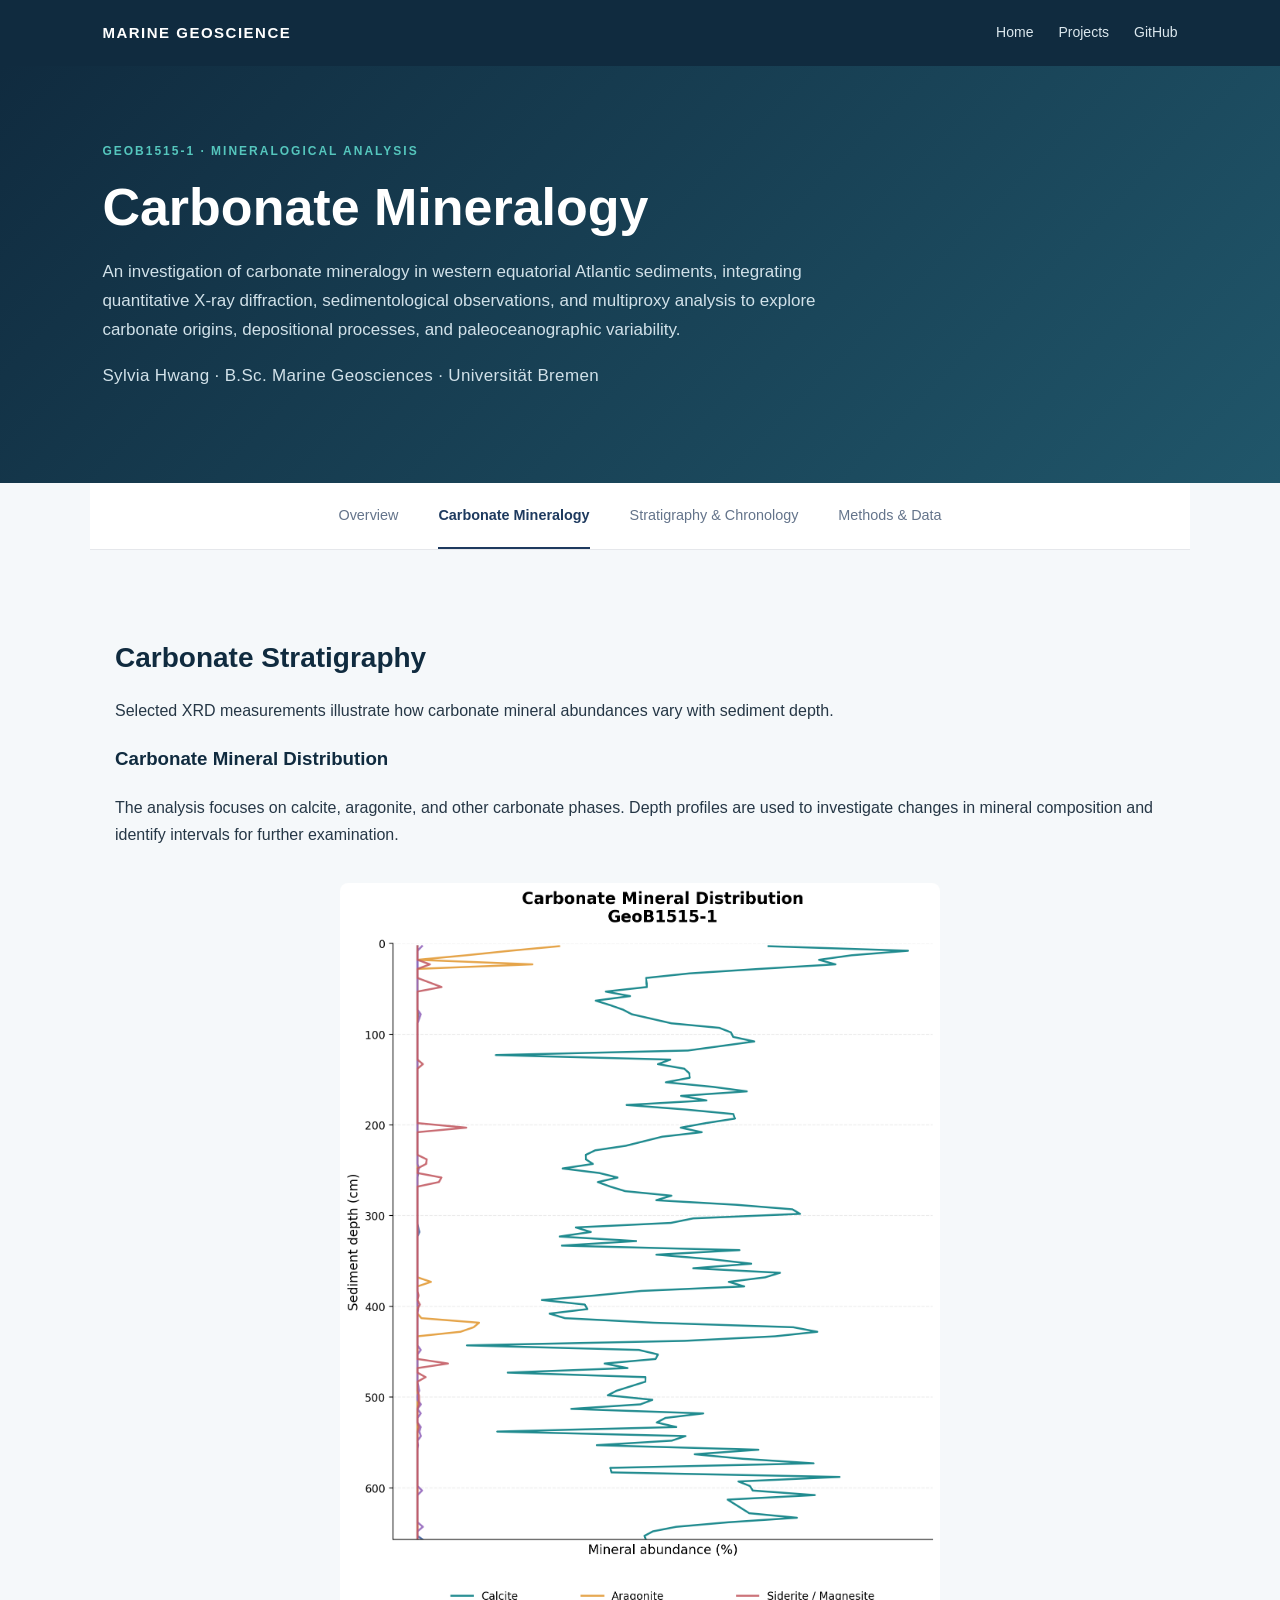
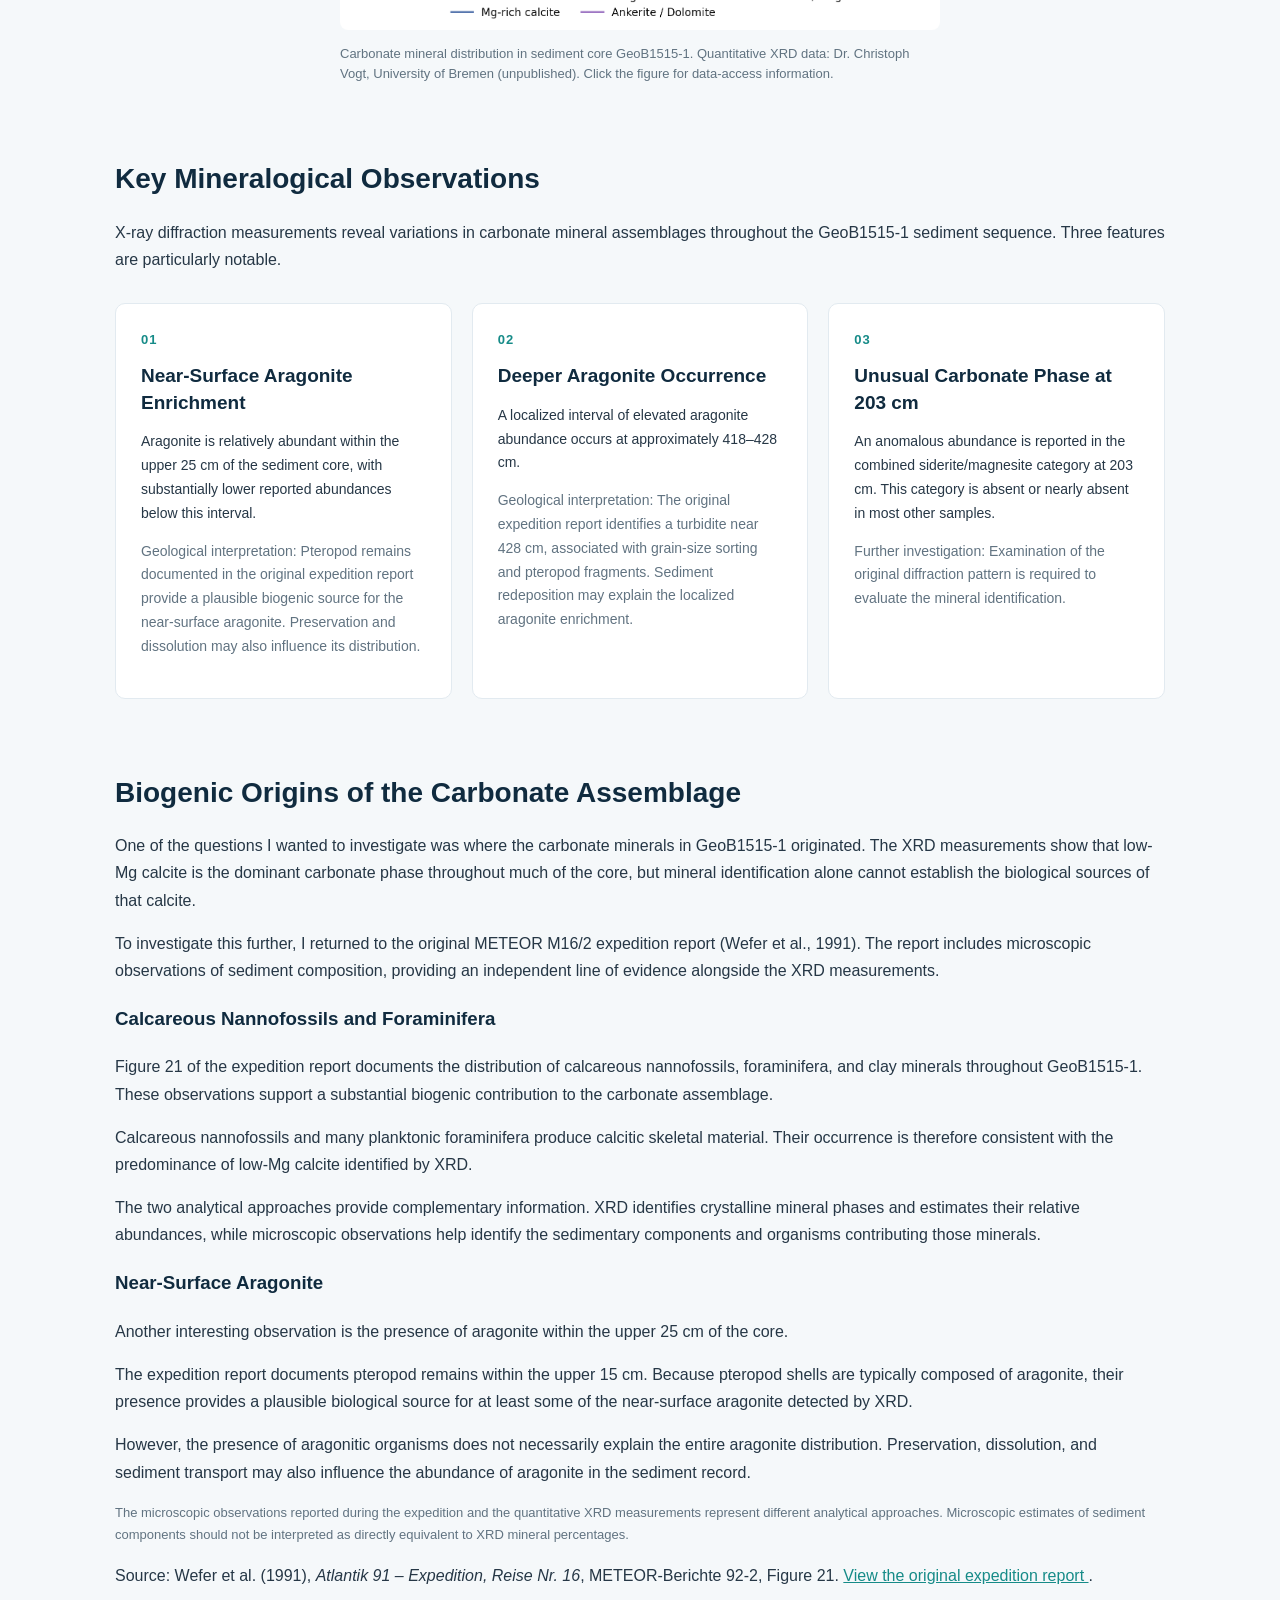
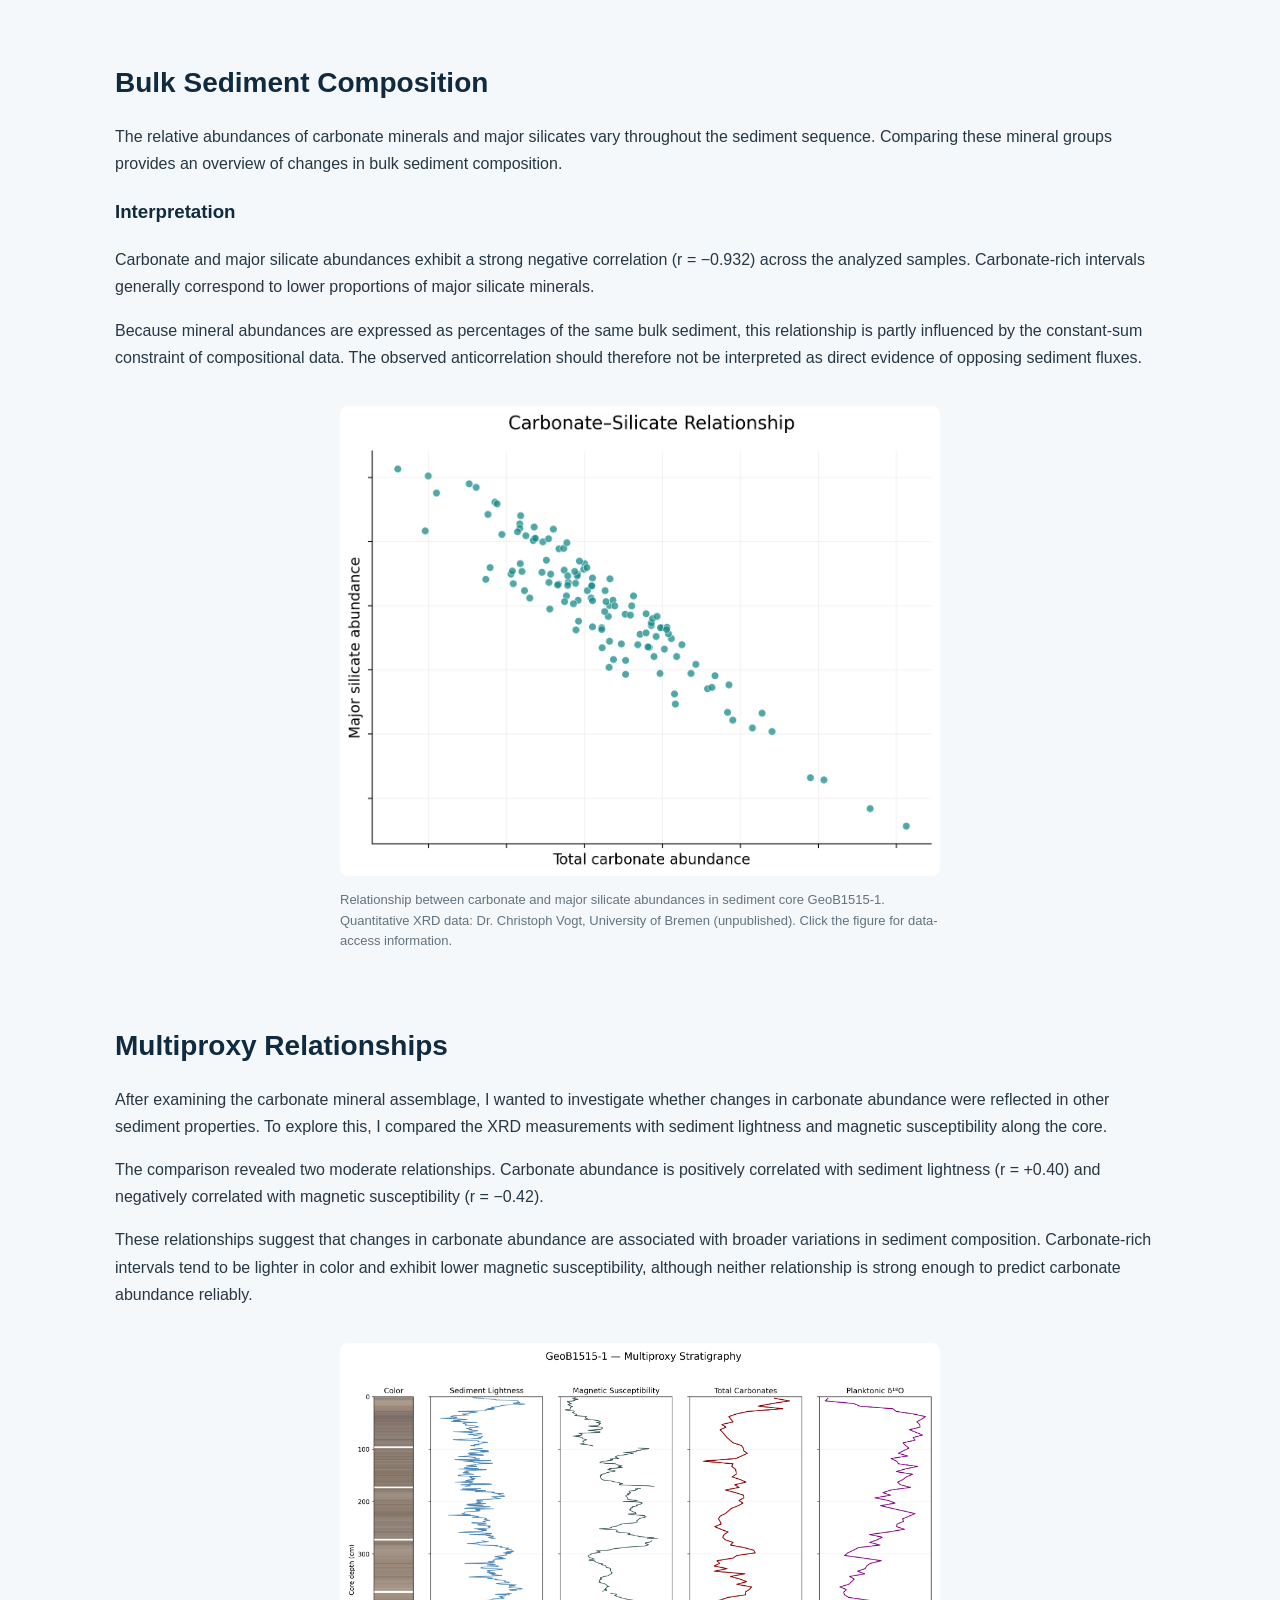
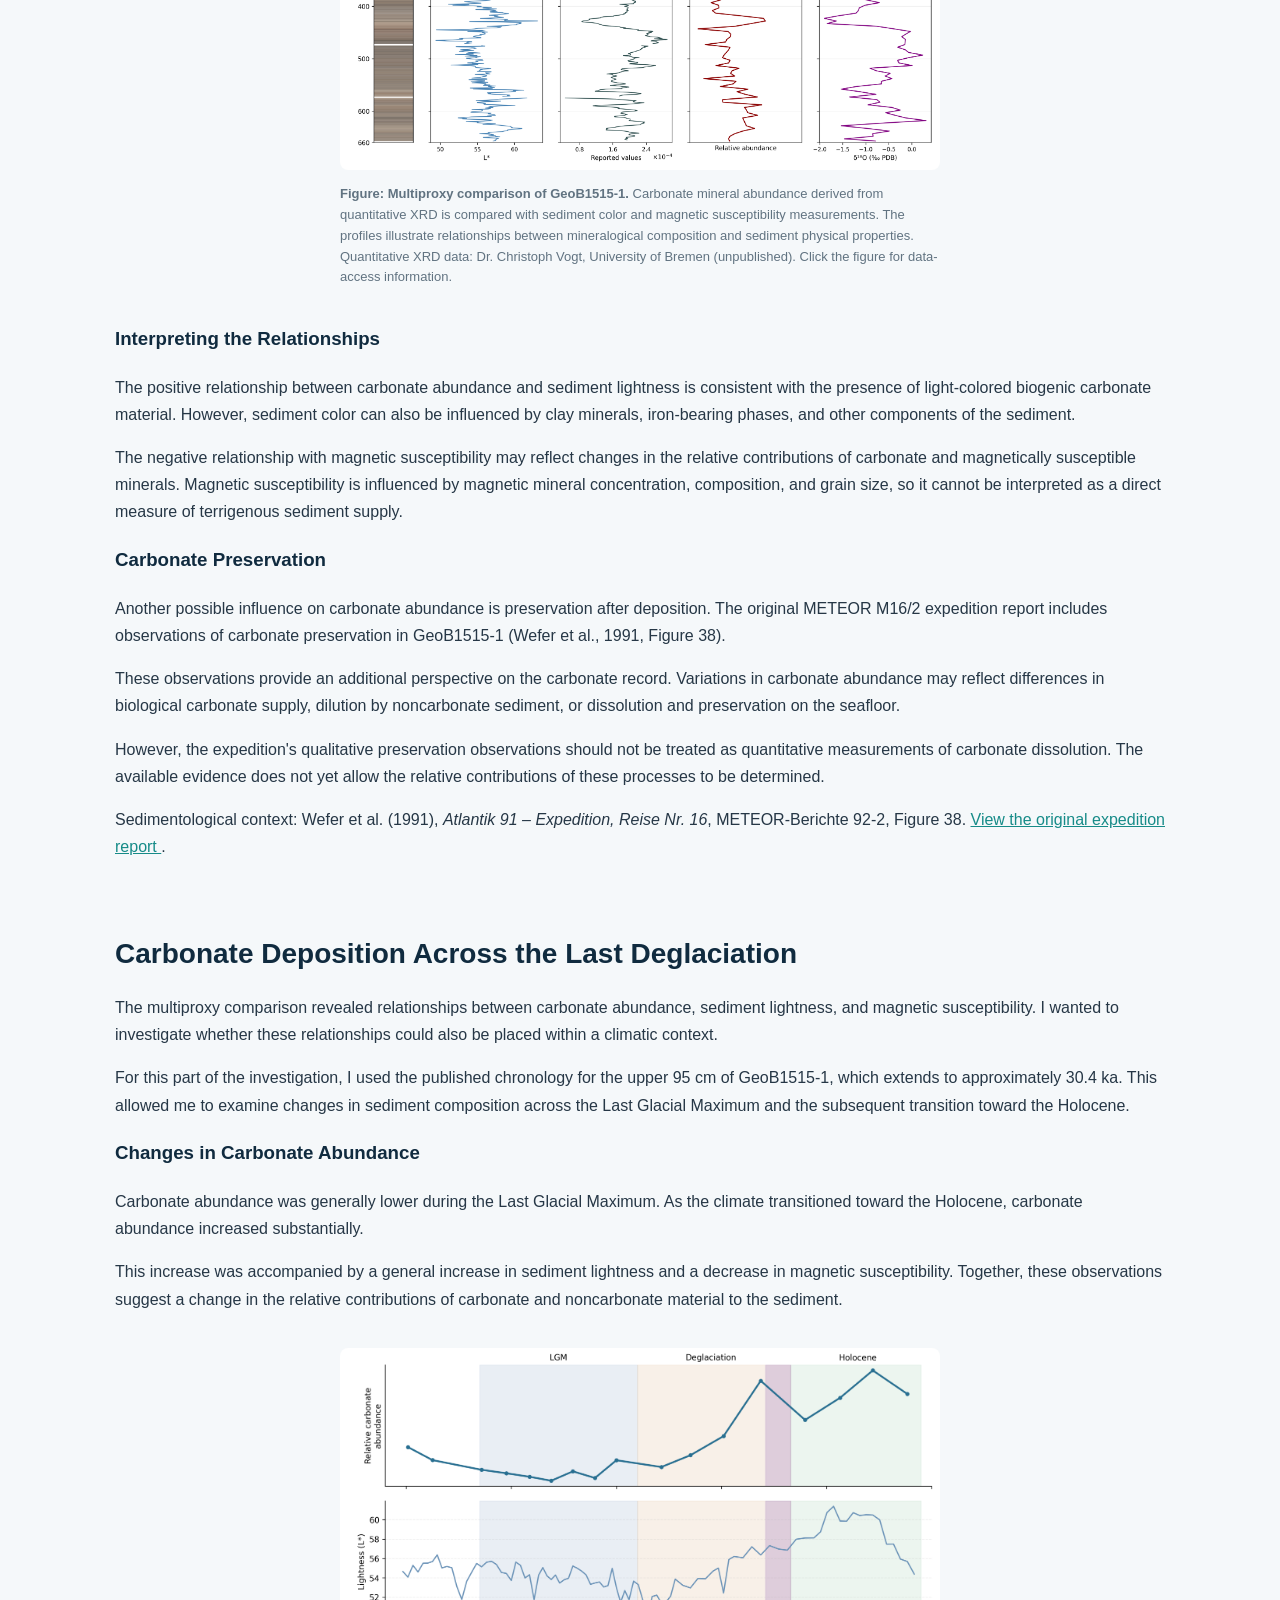
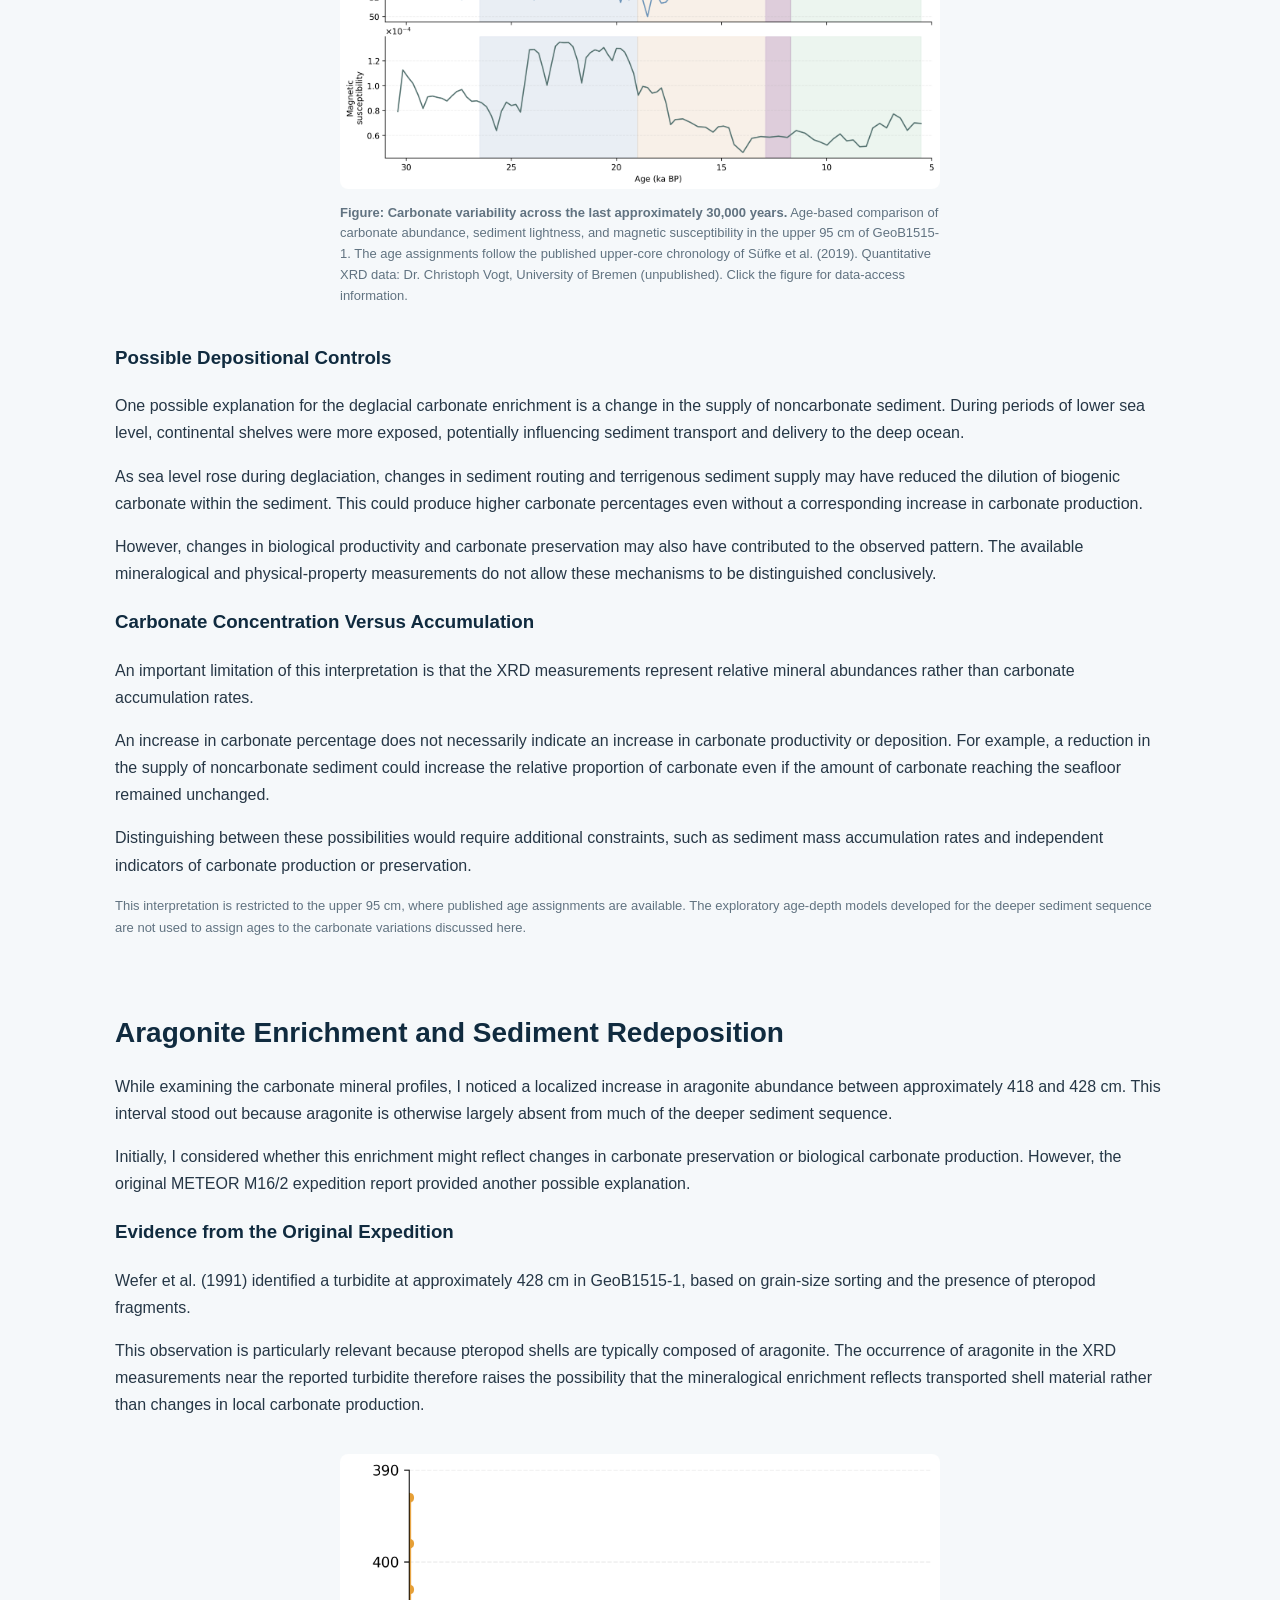
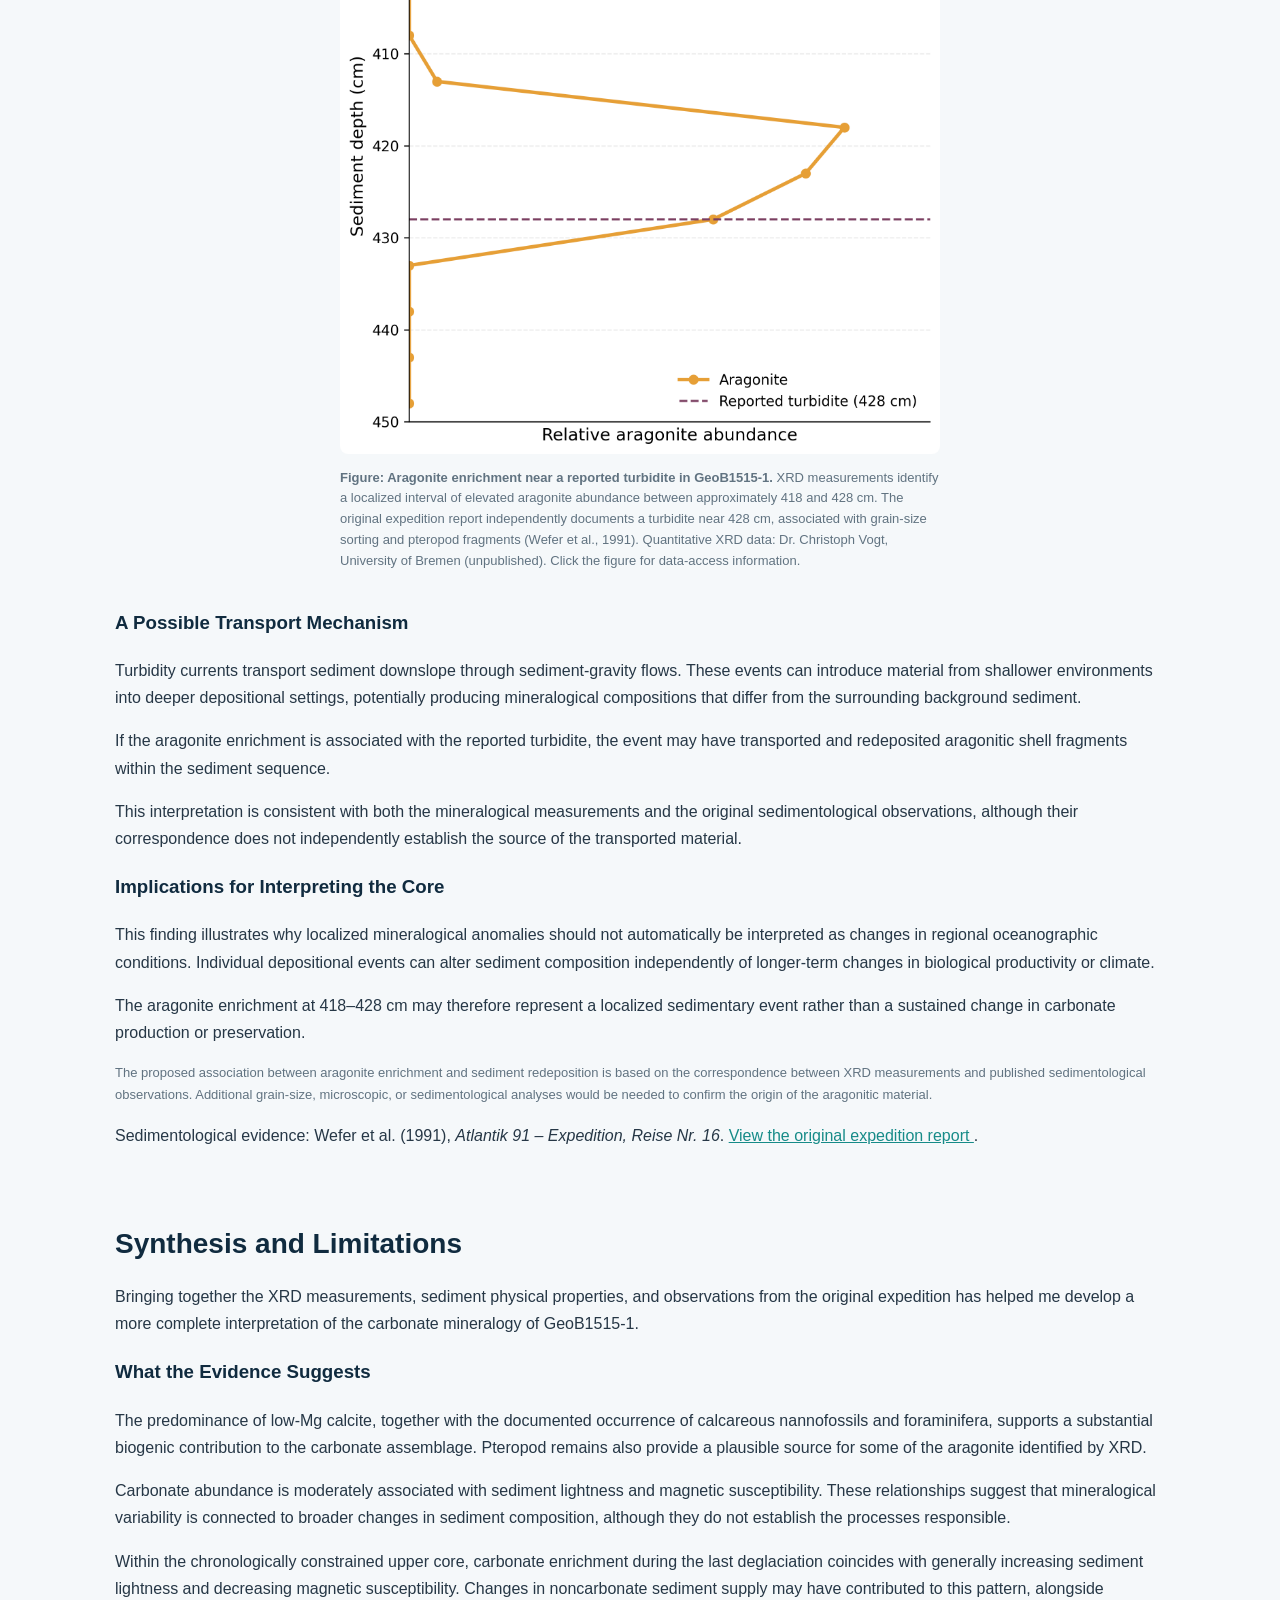
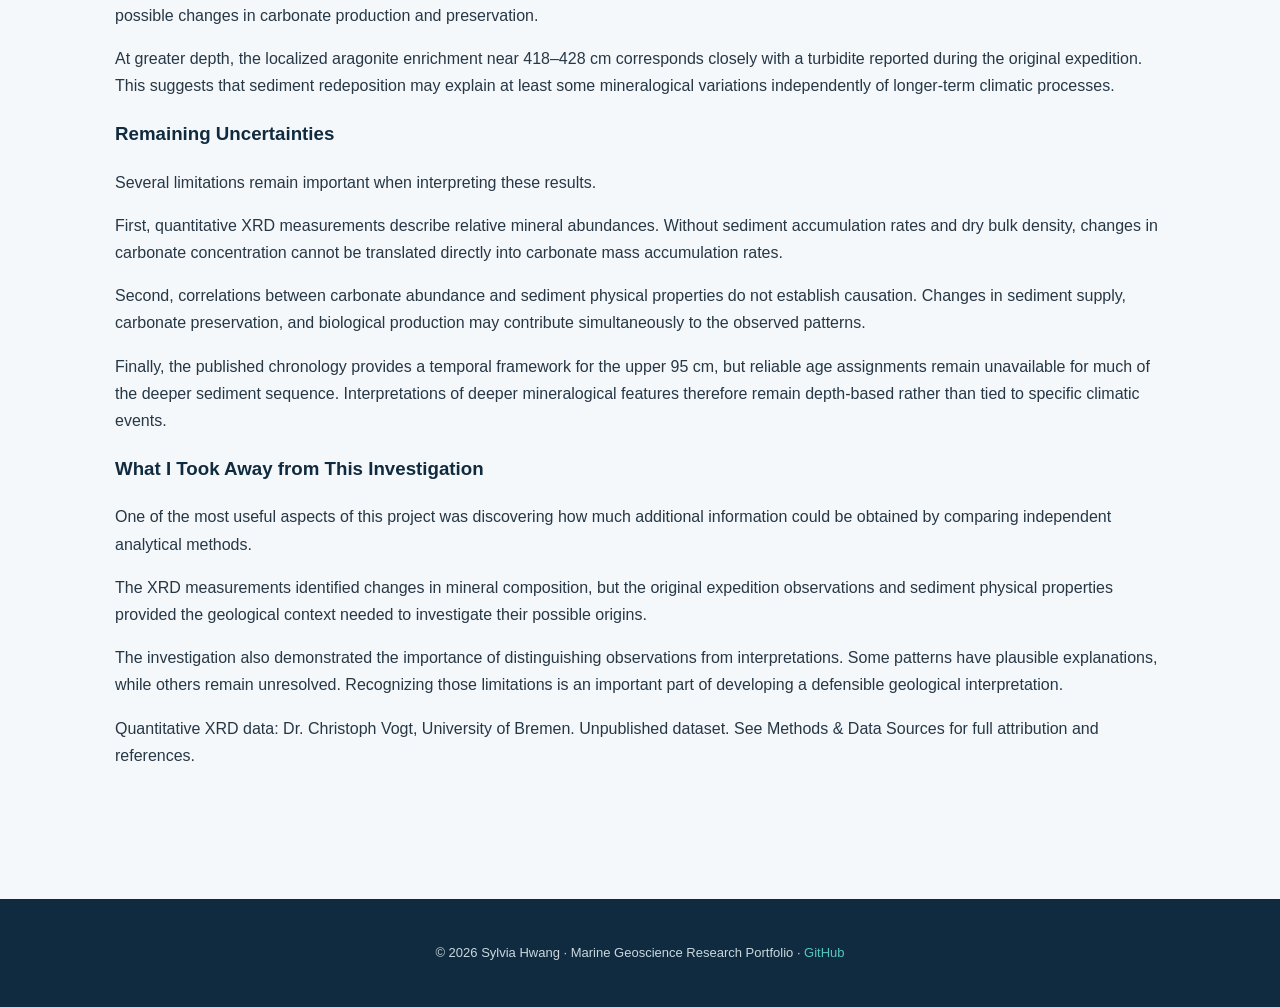
<file: projects/geob1515/mineralogy.html>
<!DOCTYPE html>
<html lang="en">
<head>
  <meta charset="UTF-8">
  <meta name="viewport" content="width=device-width, initial-scale=1.0">
  <meta name="description" content="Research on carbonate mineralogy in equatorial Atlantic marine sediments using X-ray diffraction, Python, and geospatial analysis.">
  <title>Carbonate Mineralogy | GeoB1515-1</title>

  <link rel="stylesheet" href="../../css/style.css">

</head>

<body class="sediment-page">

<header class="site-header">
  <nav class="site-nav">
    <a class="site-brand" href="../../index.html">
      MARINE GEOSCIENCE
    </a>

    <div class="nav-links">
      <a href="../../index.html">Home</a>
      <a href="../../index.html#projects">Projects</a>
      <a href="https://github.com/sylvia-marinegeo"
         target="_blank"
         rel="noopener noreferrer">GitHub</a>
    </div>
  </nav>
</header>

<div class="hero">
  <div class="hero-inner">
    <div class="eyebrow">GeoB1515-1 · Mineralogical Analysis</div>

    <h1>Carbonate Mineralogy</h1>

    <p>
      An investigation of carbonate mineralogy in western
      equatorial Atlantic sediments, integrating quantitative
      X-ray diffraction, sedimentological observations,
      and multiproxy analysis to explore carbonate origins,
      depositional processes, and paleoceanographic variability.
    </p>
    <p class="project-author">
      Sylvia Hwang · B.Sc. Marine Geosciences · Universität Bremen
    </p>
  </div>
</div>

<div id="project-nav-container"></div>

<main>
<section>
  <h2>Carbonate Stratigraphy</h2>
  <p>
    Selected XRD measurements illustrate how carbonate mineral
    abundances vary with sediment depth.
  </p>

  <h3>Carbonate Mineral Distribution</h3>

  <p>
    The analysis focuses on calcite, aragonite, and other
    carbonate phases. Depth profiles are used to investigate
    changes in mineral composition and identify intervals
    for further examination.
  </p>

    <figure class="result-figure">
      <button
        type="button"
        class="figure-link"
        onclick="openDataModal()"
        aria-label="View XRD data access information"
      >
      <img
        src="images/carbonate_depth_profile.png"
        alt="Static depth profiles of carbonate minerals in sediment core GeoB1515-1"
        loading="lazy"
        oncontextmenu="return false;"
        draggable="false"
      >
    </button>
  
    <figcaption>
      Carbonate mineral distribution in sediment core GeoB1515-1.
      Quantitative XRD data: Dr. Christoph Vogt,
      University of Bremen (unpublished).
      Click the figure for data-access information.
    </figcaption>
  </figure>

</section>

<section id="observations">
  <h2>Key Mineralogical Observations</h2>

  <p>
    X-ray diffraction measurements reveal variations in carbonate
    mineral assemblages throughout the GeoB1515-1 sediment sequence.
    Three features are particularly notable.
  </p>

  <div class="observation-grid">

    <div class="observation-card">
      <div class="observation-number">01</div>
      <h3>Near-Surface Aragonite Enrichment</h3>

      <p>
        Aragonite is relatively abundant within the upper 25 cm of the 
        sediment core, with substantially lower reported abundances below 
        this interval.
      </p>

      <p class="note">
        Geological interpretation: Pteropod remains documented
        in the original expedition report provide a plausible
        biogenic source for the near-surface aragonite.
        Preservation and dissolution may also influence
        its distribution.
      </p>
    </div>

    <div class="observation-card">
      <div class="observation-number">02</div>
      <h3>Deeper Aragonite Occurrence</h3>

      <p>
        A localized interval of elevated aragonite abundance occurs at 
        approximately 418–428 cm.
      </p>

      <p class="note">
        Geological interpretation: The original expedition
        report identifies a turbidite near 428 cm, associated
        with grain-size sorting and pteropod fragments.
        Sediment redeposition may explain the localized
        aragonite enrichment.
      </p>
    </div>

    <div class="observation-card">
      <div class="observation-number">03</div>
      <h3>Unusual Carbonate Phase at 203 cm</h3>

      <p>
        An anomalous abundance is reported in the combined siderite/magnesite category 
        at 203 cm. This category is absent or nearly absent in most other samples.
      </p>

      <p class="note">
        Further investigation: Examination of the original diffraction pattern is 
        required to evaluate the mineral identification.
      </p>
    </div>

  </div>
</section>

<section id="biogenic-origins">
  <h2>Biogenic Origins of the Carbonate Assemblage</h2>

  <p>
    One of the questions I wanted to investigate was
    where the carbonate minerals in GeoB1515-1 originated.
    The XRD measurements show that low-Mg calcite is the
    dominant carbonate phase throughout much of the core,
    but mineral identification alone cannot establish
    the biological sources of that calcite.
  </p>

  <p>
    To investigate this further, I returned to the original
    METEOR M16/2 expedition report (Wefer et al., 1991).
    The report includes microscopic observations of sediment
    composition, providing an independent line of evidence
    alongside the XRD measurements.
  </p>

  <h3>Calcareous Nannofossils and Foraminifera</h3>

  <p>
    Figure 21 of the expedition report documents the
    distribution of calcareous nannofossils, foraminifera,
    and clay minerals throughout GeoB1515-1.
    These observations support a substantial biogenic
    contribution to the carbonate assemblage.
  </p>

  <p>
    Calcareous nannofossils and many planktonic
    foraminifera produce calcitic skeletal material.
    Their occurrence is therefore consistent with the
    predominance of low-Mg calcite identified by XRD.
  </p>

  <p>
    The two analytical approaches provide complementary
    information. XRD identifies crystalline mineral phases
    and estimates their relative abundances, while
    microscopic observations help identify the sedimentary
    components and organisms contributing those minerals.
  </p>

  <h3>Near-Surface Aragonite</h3>

  <p>
    Another interesting observation is the presence of
    aragonite within the upper 25 cm of the core.
  </p>

  <p>
    The expedition report documents pteropod remains
    within the upper 15 cm. Because pteropod shells are
    typically composed of aragonite, their presence
    provides a plausible biological source for at least
    some of the near-surface aragonite detected by XRD.
  </p>

  <p>
    However, the presence of aragonitic organisms does
    not necessarily explain the entire aragonite
    distribution. Preservation, dissolution, and
    sediment transport may also influence the
    abundance of aragonite in the sediment record.
  </p>

  <p class="note">
    The microscopic observations reported during the
    expedition and the quantitative XRD measurements
    represent different analytical approaches.
    Microscopic estimates of sediment components
    should not be interpreted as directly equivalent
    to XRD mineral percentages.
  </p>

  <p class="citation">
    Source: Wefer et al. (1991),
    <em>Atlantik 91 – Expedition, Reise Nr. 16</em>,
    METEOR-Berichte 92-2, Figure 21.
    <a href="https://doi.org/10.2312/cr_m16"
       target="_blank"
       rel="noopener noreferrer">
      View the original expedition report
    </a>.
  </p>
</section>

<section id="bulk-composition">
  <h2>Bulk Sediment Composition</h2>

  <p>
    The relative abundances of carbonate minerals and major
    silicates vary throughout the sediment sequence.
    Comparing these mineral groups provides an overview
    of changes in bulk sediment composition.
  </p>

  <h3>Interpretation</h3>
  
  <p>
    Carbonate and major silicate abundances exhibit a strong
    negative correlation (r = −0.932) across the analyzed samples.
    Carbonate-rich intervals generally correspond to lower
    proportions of major silicate minerals.
  </p>
  
  <p>
    Because mineral abundances are expressed as percentages
    of the same bulk sediment, this relationship is partly
    influenced by the constant-sum constraint of
    compositional data. The observed anticorrelation
    should therefore not be interpreted as direct evidence
    of opposing sediment fluxes.
  </p>

  <figure class="result-figure">
    <button
      type="button"
      class="figure-link"
      onclick="openDataModal()"
      aria-label="View XRD data access information"
    >
      <img
        src="images/carbonate_silicate_relationship.png"
        alt="Scatter plot showing the negative relationship between carbonate and major silicate abundances."
        loading="lazy"
        oncontextmenu="return false;"
        draggable="false"
      >
    </button>
  
    <figcaption>
      Relationship between carbonate and major silicate
      abundances in sediment core GeoB1515-1.
      Quantitative XRD data: Dr. Christoph Vogt,
      University of Bremen (unpublished).
      Click the figure for data-access information.
    </figcaption>
  </figure>
</section>


<section id="multiproxy-relationships">
  <h2>Multiproxy Relationships</h2>

  <p>
    After examining the carbonate mineral assemblage,
    I wanted to investigate whether changes in carbonate
    abundance were reflected in other sediment properties.
    To explore this, I compared the XRD measurements
    with sediment lightness and magnetic susceptibility
    along the core.
  </p>

  <p>
    The comparison revealed two moderate relationships.
    Carbonate abundance is positively correlated with
    sediment lightness (r = +0.40) and negatively correlated
    with magnetic susceptibility (r = −0.42).
  </p>

  <p>
    These relationships suggest that changes in carbonate
    abundance are associated with broader variations in
    sediment composition. Carbonate-rich intervals tend
    to be lighter in color and exhibit lower magnetic
    susceptibility, although neither relationship is
    strong enough to predict carbonate abundance reliably.
  </p>

  <figure class="result-figure">
    <button
      type="button"
      class="figure-link"
      onclick="openDataModal()"
      aria-label="View XRD data access information"
    >
      <img
        src="images/geob1515_multiproxy.png"
        alt="Multiproxy depth comparison of carbonate abundance,
             sediment lightness, and magnetic susceptibility
             in GeoB1515-1."
        loading="lazy"
        oncontextmenu="return false;"
        draggable="false"
      >
    </button>

    <figcaption>
      <strong>Figure: Multiproxy comparison of GeoB1515-1.</strong>
      Carbonate mineral abundance derived from quantitative
      XRD is compared with sediment color and magnetic
      susceptibility measurements.
      The profiles illustrate relationships between
      mineralogical composition and sediment physical
      properties. Quantitative XRD data: Dr. Christoph Vogt,
      University of Bremen (unpublished).
      Click the figure for data-access information.
    </figcaption>
  </figure>

  <h3>Interpreting the Relationships</h3>

  <p>
    The positive relationship between carbonate abundance
    and sediment lightness is consistent with the presence
    of light-colored biogenic carbonate material.
    However, sediment color can also be influenced by
    clay minerals, iron-bearing phases, and other
    components of the sediment.
  </p>

  <p>
    The negative relationship with magnetic susceptibility
    may reflect changes in the relative contributions
    of carbonate and magnetically susceptible minerals.
    Magnetic susceptibility is influenced by magnetic
    mineral concentration, composition, and grain size,
    so it cannot be interpreted as a direct measure
    of terrigenous sediment supply.
  </p>

  <h3>Carbonate Preservation</h3>

  <p>
    Another possible influence on carbonate abundance
    is preservation after deposition.
    The original METEOR M16/2 expedition report
    includes observations of carbonate preservation
    in GeoB1515-1 (Wefer et al., 1991, Figure 38).
  </p>

  <p>
    These observations provide an additional perspective
    on the carbonate record. Variations in carbonate
    abundance may reflect differences in biological
    carbonate supply, dilution by noncarbonate sediment,
    or dissolution and preservation on the seafloor.
  </p>

  <p>
    However, the expedition's qualitative preservation
    observations should not be treated as quantitative
    measurements of carbonate dissolution.
    The available evidence does not yet allow the
    relative contributions of these processes
    to be determined.
  </p>

  <p class="citation">
    Sedimentological context: Wefer et al. (1991),
    <em>Atlantik 91 – Expedition, Reise Nr. 16</em>,
    METEOR-Berichte 92-2, Figure 38.
    <a href="https://doi.org/10.2312/cr_m16"
       target="_blank"
       rel="noopener noreferrer">
      View the original expedition report
    </a>.
  </p>
</section>


<section id="deglacial-carbonate">
  <h2>Carbonate Deposition Across the Last Deglaciation</h2>

  <p>
    The multiproxy comparison revealed relationships
    between carbonate abundance, sediment lightness,
    and magnetic susceptibility. I wanted to investigate
    whether these relationships could also be placed
    within a climatic context.
  </p>

  <p>
    For this part of the investigation, I used the
    published chronology for the upper 95 cm of
    GeoB1515-1, which extends to approximately 30.4 ka.
    This allowed me to examine changes in sediment
    composition across the Last Glacial Maximum and
    the subsequent transition toward the Holocene.
  </p>

  <h3>Changes in Carbonate Abundance</h3>

  <p>
    Carbonate abundance was generally lower during the
    Last Glacial Maximum. As the climate transitioned
    toward the Holocene, carbonate abundance
    increased substantially.
  </p>

  <p>
    This increase was accompanied by a general increase
    in sediment lightness and a decrease in magnetic
    susceptibility. Together, these observations suggest
    a change in the relative contributions of carbonate
    and noncarbonate material to the sediment.
  </p>

  <figure class="result-figure">
    <button
      type="button"
      class="figure-link"
      onclick="openDataModal()"
      aria-label="View XRD data access information"
    >
      <img
        src="images/geob1515_upper_core_multiproxy_age.png"
        alt="Age-based multiproxy comparison of carbonate
             abundance, sediment lightness, and magnetic
             susceptibility over approximately the last
             30,000 years in GeoB1515-1."
        loading="lazy"
        oncontextmenu="return false;"
        draggable="false"
      >
    </button>

    <figcaption>
      <strong>Figure: Carbonate variability across the last
      approximately 30,000 years.</strong>
      Age-based comparison of carbonate abundance,
      sediment lightness, and magnetic susceptibility
      in the upper 95 cm of GeoB1515-1.
      The age assignments follow the published upper-core
      chronology of Süfke et al. (2019).
      Quantitative XRD data: Dr. Christoph Vogt,
      University of Bremen (unpublished).
      Click the figure for data-access information.
    </figcaption>
  </figure>

  <h3>Possible Depositional Controls</h3>

  <p>
    One possible explanation for the deglacial carbonate
    enrichment is a change in the supply of noncarbonate
    sediment. During periods of lower sea level,
    continental shelves were more exposed, potentially
    influencing sediment transport and delivery to the
    deep ocean.
  </p>

  <p>
    As sea level rose during deglaciation, changes in
    sediment routing and terrigenous sediment supply
    may have reduced the dilution of biogenic carbonate
    within the sediment. This could produce higher
    carbonate percentages even without a corresponding
    increase in carbonate production.
  </p>

  <p>
    However, changes in biological productivity and
    carbonate preservation may also have contributed
    to the observed pattern. The available mineralogical
    and physical-property measurements do not allow
    these mechanisms to be distinguished conclusively.
  </p>

  <h3>Carbonate Concentration Versus Accumulation</h3>

  <p>
    An important limitation of this interpretation is
    that the XRD measurements represent relative mineral
    abundances rather than carbonate accumulation rates.
  </p>

  <p>
    An increase in carbonate percentage does not
    necessarily indicate an increase in carbonate
    productivity or deposition. For example, a reduction
    in the supply of noncarbonate sediment could increase
    the relative proportion of carbonate even if the
    amount of carbonate reaching the seafloor remained
    unchanged.
  </p>

  <p>
    Distinguishing between these possibilities would
    require additional constraints, such as sediment
    mass accumulation rates and independent indicators
    of carbonate production or preservation.
  </p>

  <p class="note">
    This interpretation is restricted to the upper 95 cm,
    where published age assignments are available.
    The exploratory age-depth models developed for the
    deeper sediment sequence are not used to assign
    ages to the carbonate variations discussed here.
  </p>
</section>


<section id="aragonite-redeposition">
  <h2>Aragonite Enrichment and Sediment Redeposition</h2>

  <p>
    While examining the carbonate mineral profiles,
    I noticed a localized increase in aragonite abundance
    between approximately 418 and 428 cm.
    This interval stood out because aragonite is otherwise
    largely absent from much of the deeper sediment sequence.
  </p>

  <p>
    Initially, I considered whether this enrichment might
    reflect changes in carbonate preservation or biological
    carbonate production. However, the original METEOR M16/2
    expedition report provided another possible explanation.
  </p>

  <h3>Evidence from the Original Expedition</h3>

  <p>
    Wefer et al. (1991) identified a turbidite at approximately
    428 cm in GeoB1515-1, based on grain-size sorting and
    the presence of pteropod fragments.
  </p>

  <p>
    This observation is particularly relevant because
    pteropod shells are typically composed of aragonite.
    The occurrence of aragonite in the XRD measurements
    near the reported turbidite therefore raises the
    possibility that the mineralogical enrichment reflects
    transported shell material rather than changes in
    local carbonate production.
  </p>

  <figure class="result-figure">
    <button
      type="button"
      class="figure-link"
      onclick="openDataModal()"
      aria-label="View XRD data access information"
    >
      <img
        src="images/geob1515_aragonite_turbidite.png"
        alt="Close-up depth profile showing localized aragonite
             enrichment between 418 and 428 cm, near the
             turbidite reported at approximately 428 cm."
        loading="lazy"
        oncontextmenu="return false;"
        draggable="false"
      >
    </button>

    <figcaption>
      <strong>Figure: Aragonite enrichment near a reported
      turbidite in GeoB1515-1.</strong>
      XRD measurements identify a localized interval of
      elevated aragonite abundance between approximately
      418 and 428 cm. The original expedition report
      independently documents a turbidite near 428 cm,
      associated with grain-size sorting and pteropod
      fragments (Wefer et al., 1991).
      Quantitative XRD data: Dr. Christoph Vogt,
      University of Bremen (unpublished).
      Click the figure for data-access information.
    </figcaption>
  </figure>

  <h3>A Possible Transport Mechanism</h3>

  <p>
    Turbidity currents transport sediment downslope
    through sediment-gravity flows. These events can
    introduce material from shallower environments into
    deeper depositional settings, potentially producing
    mineralogical compositions that differ from the
    surrounding background sediment.
  </p>

  <p>
    If the aragonite enrichment is associated with the
    reported turbidite, the event may have transported
    and redeposited aragonitic shell fragments within
    the sediment sequence.
  </p>

  <p>
    This interpretation is consistent with both the
    mineralogical measurements and the original
    sedimentological observations, although their
    correspondence does not independently establish
    the source of the transported material.
  </p>

  <h3>Implications for Interpreting the Core</h3>

  <p>
    This finding illustrates why localized mineralogical
    anomalies should not automatically be interpreted
    as changes in regional oceanographic conditions.
    Individual depositional events can alter sediment
    composition independently of longer-term changes
    in biological productivity or climate.
  </p>

  <p>
    The aragonite enrichment at 418–428 cm may therefore
    represent a localized sedimentary event rather than
    a sustained change in carbonate production or
    preservation.
  </p>

  <p class="note">
    The proposed association between aragonite enrichment
    and sediment redeposition is based on the correspondence
    between XRD measurements and published sedimentological
    observations. Additional grain-size, microscopic, or
    sedimentological analyses would be needed to confirm
    the origin of the aragonitic material.
  </p>

  <p class="citation">
    Sedimentological evidence: Wefer et al. (1991),
    <em>Atlantik 91 – Expedition, Reise Nr. 16</em>.
    <a href="https://doi.org/10.2312/cr_m16"
       target="_blank"
       rel="noopener noreferrer">
      View the original expedition report
    </a>.
  </p>
</section>
  

<section id="results">
  <h2>Synthesis and Limitations</h2>

  <p>
    Bringing together the XRD measurements, sediment
    physical properties, and observations from the
    original expedition has helped me develop a more
    complete interpretation of the carbonate mineralogy
    of GeoB1515-1.
  </p>

  <h3>What the Evidence Suggests</h3>

  <p>
    The predominance of low-Mg calcite, together with
    the documented occurrence of calcareous nannofossils
    and foraminifera, supports a substantial biogenic
    contribution to the carbonate assemblage.
    Pteropod remains also provide a plausible source
    for some of the aragonite identified by XRD.
  </p>

  <p>
    Carbonate abundance is moderately associated with
    sediment lightness and magnetic susceptibility.
    These relationships suggest that mineralogical
    variability is connected to broader changes in
    sediment composition, although they do not
    establish the processes responsible.
  </p>

  <p>
    Within the chronologically constrained upper core,
    carbonate enrichment during the last deglaciation
    coincides with generally increasing sediment
    lightness and decreasing magnetic susceptibility.
    Changes in noncarbonate sediment supply may have
    contributed to this pattern, alongside possible
    changes in carbonate production and preservation.
  </p>

  <p>
    At greater depth, the localized aragonite enrichment
    near 418–428 cm corresponds closely with a turbidite
    reported during the original expedition.
    This suggests that sediment redeposition may
    explain at least some mineralogical variations
    independently of longer-term climatic processes.
  </p>

  <h3>Remaining Uncertainties</h3>

  <p>
    Several limitations remain important when
    interpreting these results.
  </p>

  <p>
    First, quantitative XRD measurements describe
    relative mineral abundances. Without sediment
    accumulation rates and dry bulk density,
    changes in carbonate concentration cannot be
    translated directly into carbonate mass
    accumulation rates.
  </p>

  <p>
    Second, correlations between carbonate abundance
    and sediment physical properties do not establish
    causation. Changes in sediment supply, carbonate
    preservation, and biological production may
    contribute simultaneously to the observed patterns.
  </p>

  <p>
    Finally, the published chronology provides a
    temporal framework for the upper 95 cm, but
    reliable age assignments remain unavailable
    for much of the deeper sediment sequence.
    Interpretations of deeper mineralogical features
    therefore remain depth-based rather than tied
    to specific climatic events.
  </p>

  <h3>What I Took Away from This Investigation</h3>

  <p>
    One of the most useful aspects of this project
    was discovering how much additional information
    could be obtained by comparing independent
    analytical methods.
  </p>

  <p>
    The XRD measurements identified changes in
    mineral composition, but the original expedition
    observations and sediment physical properties
    provided the geological context needed to
    investigate their possible origins.
  </p>

  <p>
    The investigation also demonstrated the importance
    of distinguishing observations from interpretations.
    Some patterns have plausible explanations, while
    others remain unresolved. Recognizing those
    limitations is an important part of developing
    a defensible geological interpretation.
  </p>

  <p class="citation">
    Quantitative XRD data: Dr. Christoph Vogt,
    University of Bremen. Unpublished dataset.
    See Methods &amp; Data Sources for full attribution
    and references.
  </p>
</section>

  </main>

  <footer>
    <p>
      © 2026 Sylvia Hwang · Marine Geoscience Research Portfolio ·
      <a href="https://github.com/sylvia-marinegeo/sedimentcore">
        GitHub
      </a>
    </p>
  </footer>

  <div
    id="dataModal"
    class="modal"
    role="dialog"
    aria-modal="true"
    aria-labelledby="modalTitle"
    hidden
  >
    <div class="modal-content">
      <button
        type="button"
        class="modal-close"
        onclick="closeDataModal()"
        aria-label="Close dialog"
      >
        &times;
      </button>
  
      <h2 id="modalTitle">XRD Data Access</h2>
  
      <p>
        Please contact Dr. Christoph Vogt,
        Faculty of Geosciences (FB05),
        University of Bremen,
        for access to the full dataset.
      </p>
  
      <p class="modal-note">
        The quantitative XRD dataset is currently unpublished.
      </p>
    </div>
  </div>
  
  <script src="script.js"></script>

</body>
</html>
</file>
<file: css/style.css>
/* Marine Geoscience portfolio — shared stylesheet */
:root{
    --navy:#102b3f;
    --navy-light:#173b50;
    --teal:#168b88;
    --teal-bright:#55c6bd;
    --background:#f5f8fa;
    --text:#263746;
    --muted:#617381;
    --border:#e2eaf0
}

*{
    box-sizing:border-box
}

body{
    margin:0;
    font-family:-apple-system,BlinkMacSystemFont,"Segoe UI",sans-serif;
    background:var(--background);
    color:var(--text);
    line-height:1.7
}

a{
    color:var(--teal)
}

header{
    background:var(--navy);
    color:#fff;
    padding:20px 8%
}

nav{
    max-width:1100px;
    margin:auto;
    display:flex;
    justify-content:space-between;
    align-items:center;
    gap:20px
}

nav a{
    color:#dce8ee;
    text-decoration:none;
    font-size:14px
}

nav a:hover{
    color:var(--teal-bright)
}

.logo{
    font-weight:700;
    letter-spacing:1px;
    font-size:17px;
    color:white;
    text-decoration:none
}

.hero{
    background:linear-gradient(135deg,#102b3f,#20566a);
    color:white
}
.hero-inner{
    max-width:1100px;
    margin:auto
}

.project-author {
    font-size: 0.85rem;
    color: #64748b;
    margin-top: 0.75rem;
    letter-spacing: 0.02em;
}

.eyebrow{
    color:var(--teal-bright);
    text-transform:uppercase;
    letter-spacing:2px;
    font-size:12px;
    font-weight:700
}

h1{
    line-height:1.2;
    margin:15px 0 20px
}

.hero p{
    color:#d1e1e9
}

main{
    max-width:1100px;
    margin:auto
}

section{
    margin-bottom:70px
}

h2{
    font-size:28px;
    color:var(--navy);
    margin-bottom:15px
}

h3{
    color:var(--navy)
}

footer{
    background:var(--navy);
    color:#c9d8df;padding:30px;
    text-align:center;font-size:13px
}

footer a{
    color:var(--teal-bright);
    text-decoration:none}

/* =====================================
   Shared site navigation
   ===================================== */

.site-header {
  background: var(--navy);
  color: white;
  padding: 20px 8%;
}

.site-nav {
  max-width: 1100px;
  margin: 0 auto;
  display: flex;
  align-items: center;
  justify-content: space-between;
  gap: 24px;
}

.site-nav .site-brand {
  color: white;
  font-size: 15px;
  font-weight: 700;
  letter-spacing: 1.5px;
  text-decoration: none;
}

.site-nav .nav-links {
  display: flex;
  align-items: center;
  gap: 25px;
}

.site-nav .nav-links a {
  color: #dce8ee;
  text-decoration: none;
  font-size: 14px;
}

.site-nav .nav-links a:hover,
.site-nav .site-brand:hover {
  color: #55c6bd;
}

@media (max-width: 600px) {
  .site-header {
    padding: 18px 6%;
  }

  .site-nav {
    flex-direction: column;
    align-items: flex-start;
    gap: 12px;
  }

  .site-nav .nav-links {
    flex-wrap: wrap;
    gap: 18px;
  }
}

/* Homepage */
.home-page header{
    padding:24px 8%
}

.home-page nav a{
    margin-left:24px
}

.home-page .hero{
    padding:110px 8% 120px
}

.home-page h1{
    font-size:clamp(36px,6vw,64px);
    line-height:1.15;
    margin:18px 0 24px;
    max-width:800px
}

.home-page .hero p{
    max-width:650px;
    font-size:18px
}

.home-page .button{
    display:inline-block;
    margin-top:24px;
    padding:12px 22px;
    background:var(--teal-bright);
    color:var(--navy);
    border-radius:5px;
    text-decoration:none;
    font-weight:700
}

.home-page .button:hover{
    background:#80ddd4
}

.home-page main{
    padding:75px 8%
}

.home-page section{
    margin-bottom:85px
}

.home-page h2{
    font-size:30px;
    margin-bottom:18px
}

.section-intro{
    color:var(--muted);
    max-width:750px
}

.project-card{
    background:white;
    border:1px solid var(--border);
    border-radius:12px;
    padding:35px;
    margin-top:30px;
    box-shadow:0 8px 24px rgba(16,43,63,.05)
}

.project-label{
    font-size:12px;
    text-transform:uppercase;
    letter-spacing:1.5px;
    color:var(--teal);
    font-weight:700
}

.project-card h3{
    font-size:25px;
    margin:12px 0
}

.tags{
    display:flex;
    flex-wrap:wrap;
    gap:10px;
    margin-top:22px
}

.tag{
    background:#eaf4f5;
    color:#256a70;
    padding:5px 12px;
    border-radius:20px;
    font-size:12px;
    font-weight:600
}

.project-link{
    display:inline-block;
    margin-top:25px;
    margin-right:28px;
    color:#087f83;
    font-weight:700;
    text-decoration:none
}

.project-link:hover{
    text-decoration:underline
}

.skills{
    display:grid;
    grid-template-columns:repeat(3,1fr);
    gap:20px;
    margin-top:30px
}

.skill-card{
    background:white;
    padding:25px;
    border:1px solid var(--border);
    border-radius:10px
}

.skill-card h3{
    margin-top:0;
    font-size:18px
}

.home-page footer{
    padding:35px 8%
}

/* Sediment core project */
.sediment-page .hero{
    padding:75px 8%
}

.sediment-page h1{
    font-size:clamp(32px,5vw,52px)
}

.sediment-page .hero p{
    max-width:760px;
    font-size:17px
}

.sediment-page main{
    padding:60px 25px
}

.metadata{
    display:grid;
    grid-template-columns:repeat(4,1fr);
    gap:15px;margin-top:30px
}

.metadata div{
    background:white;
    padding:20px;
    border:1px solid var(--border);
    border-radius:8px

}

.metadata strong{
    display:block;
    font-size:20px;
    color:var(--navy)
}
.metadata span{
    font-size:12px;
    color:var(--muted)
}

.chart-card{
    background:white;
    border:1px solid var(--border);
    border-radius:12px;
    padding:25px;
    margin-top:25px
}

select{padding:10px 15px;
    border:1px solid #ccd8df;
    border-radius:5px;
    font-size:15px;
    background:white
}

.note{
    font-size:13px;
    color:var(--muted)
}

.methods{
    background:white;
    padding:30px;
    border-radius:10px;
    border:1px solid var(--border)
}

.observation-grid{
    display:grid;
    grid-template-columns:repeat(3,1fr);
    gap:20px;
    margin-top:30px
}

.observation-card{
    background:white;
    border:1px solid var(--border);
    border-radius:10px;
    padding:25px
}

.observation-number{
    font-size:13px;
    font-weight:700;
    color:var(--teal);
    letter-spacing:1px
}

.observation-card h3{
    font-size:19px;
    line-height:1.4;
    margin:12px 0
}

.observation-card p{
    font-size:14px
}

.result-figure{
    width:100%;
    max-width:600px;
    margin:35px auto
}

.figure-link{
    display:block;
    width:100%;
    padding:0;
    border:none;
    background:transparent;
    cursor:pointer
}

.result-figure img{
    display:block;
    width:100%;
    height:auto;
    border-radius:8px
}

.result-figure figcaption{
    margin-top:14px;
    font-size:13px;
    line-height:1.6;
    color:var(--muted)
}

.modal[hidden]{
    display:none
}

.modal{
    position:fixed;
    inset:0;
    z-index:1000;
    display:flex;
    align-items:center;
    justify-content:center;
    padding:24px;
    background:rgba(8,20,32,.78)
}

.modal-content{
    position:relative;
    width:100%;
    max-width:480px;
    padding:36px;
    background:white;
    color:var(--text);
    border-radius:12px;
    box-shadow:0 20px 60px rgba(0,0,0,.3)
}

.modal-content h2{
    margin-top:0;
    font-size:24px
}

.modal-close{
    position:absolute;
    top:12px;
    right:16px;
    padding:4px 10px;
    border:none;
    background:transparent;
    color:var(--muted);
    font-size:28px;
    cursor:pointer
}

.modal-note{
    font-size:13px;
    color:var(--muted)
}

/* Argo article pages */
.argo-page header{
    padding:24px 8%
}

.argo-page nav a{
    margin-left:24px
}

.argo-page .hero{
    padding:90px 8% 100px
}

.argo-page .hero-inner{
    max-width:1000px
}

.argo-page h1{
    font-size:clamp(36px,5vw,56px);
    margin:18px 0 24px;
    max-width:850px
}

.argo-page .hero p{
    max-width:750px;
    font-size:18px
}

.argo-page main{
    max-width:1000px;
    padding:75px 8%;
    line-height:1.8
}

.argo-page section{
    margin-bottom:85px
}
.argo-page h2{
    font-size:29px;
    margin-bottom:22px
}

.argo-page h3{
    font-size:21px;
    margin-top:35px
}
.argo-page p{
    margin-bottom:20px
}

.section-number{
    color:var(--teal);
    font-size:12px;
    font-weight:700;
    letter-spacing:1.5px;
    text-transform:uppercase
}

.summary{
    background:white;
    padding:32px;
    border:1px solid var(--border);
    border-radius:10px
}

.figure-placeholder{
    background:#e8eff3;
    border:1px dashed #aebfc9;
    border-radius:8px;
    padding:65px 25px;
    text-align:center;
    color:var(--muted);
    margin:35px 0 12px
}

.figure-caption{
    font-size:13px;
    color:var(--muted);
    margin-bottom:30px
}

.page-navigation{
    display:flex;
    justify-content:space-between;
    gap:20px;
    border-top:1px solid #dce5eb;
    padding-top:30px
}

.page-navigation a{
    color:#087f83;
    font-weight:700;
    text-decoration:none
}

.page-navigation a:hover{
    text-decoration:underline
}

.argo-page footer{
    padding:35px 8%
}

@media(max-width:800px){
    .observation-grid{grid-template-columns:1fr}
}

@media(max-width:700px){
    nav{flex-wrap:wrap}
    .home-page nav,
    .argo-page nav{
        flex-direction:column;
        align-items:flex-start
    }
    .home-page nav a,
    .argo-page nav a{
        margin-left:0;margin-right:15px
    }
    .home-page .hero{
        padding:75px 8%
    }
    .skills{
        grid-template-columns:1fr
    }
    .project-card{
        padding:24px
    }
    .metadata{
        grid-template-columns:repeat(2,1fr)
    }
    .sediment-page 
    .hero{
        padding:55px 8%
    }
    .argo-page 
    .hero{
        padding:65px 8%
    }
    .summary{
        padding:22px
    }
    .page-navigation{
        flex-wrap:wrap
    }
}
/* =====================================
   Argo Investigation Narrative
   ===================================== */

.argo-page .hero-subtitle {
  font-size: 23px;
  font-weight: 500;
  color: #ffffff;
  margin-bottom: 20px;
}

.argo-page .section-label {
  color: #168b88;
  text-transform: uppercase;
  letter-spacing: 2px;
  font-size: 12px;
  font-weight: 700;
  margin-bottom: 12px;
}

.argo-page .investigation-question {
  border-left: 4px solid #168b88;
  padding: 18px 25px;
  margin: 35px 0;
  background: #eaf3f4;
  color: #102b3f;
  font-size: 19px;
  font-weight: 600;
  line-height: 1.6;
}

/* Investigation timeline */

.argo-page .investigation-timeline {
  display: grid;
  grid-template-columns: repeat(4, 1fr);
  gap: 15px;
  margin-top: 35px;
}

.argo-page .timeline-step {
  display: flex;
  flex-direction: column;
  background: white;
  border: 1px solid #e2eaf0;
  border-radius: 10px;
  padding: 22px;
  text-decoration: none;
  transition: transform 0.2s, border-color 0.2s;
}

.argo-page .timeline-step:hover {
  transform: translateY(-3px);
  border-color: #168b88;
}

.argo-page .timeline-number {
  color: #168b88;
  font-size: 13px;
  font-weight: 700;
  margin-bottom: 12px;
}

.argo-page .timeline-title {
  color: #102b3f;
  font-size: 16px;
  font-weight: 700;
  margin-bottom: 8px;
}

.argo-page .timeline-description {
  color: #617381;
  font-size: 13px;
  line-height: 1.5;
}

@media (max-width: 900px) {
  .argo-page .investigation-timeline {
    grid-template-columns: repeat(2, 1fr);
  }
}

@media (max-width: 550px) {
  .argo-page .investigation-timeline {
    grid-template-columns: 1fr;
  }

  .argo-page .hero-subtitle {
    font-size: 19px;
  }
}
/* =====================================
   Argo investigation stages
   ===================================== */

.argo-page .investigation-stage {
  padding-top: 20px;
  scroll-margin-top: 30px;
}

.argo-page .evidence-card {
  background: #ffffff;
  border: 1px solid #e2eaf0;
  border-radius: 12px;
  padding: 30px;
  margin: 35px 0;
}

.argo-page .evidence-label {
  color: #168b88;
  text-transform: uppercase;
  letter-spacing: 1.5px;
  font-size: 12px;
  font-weight: 700;
  margin-bottom: 25px;
}

.argo-page .evidence-grid {
  display: grid;
  grid-template-columns: repeat(3, 1fr);
  gap: 20px;
}

.argo-page .evidence-grid strong {
  display: block;
  color: #102b3f;
  font-size: 25px;
}

.argo-page .evidence-grid span {
  display: block;
  color: #617381;
  font-size: 13px;
}

.argo-page .research-figure {
  margin: 40px 0;
}

.argo-page .research-figure img {
  display: block;
  width: 100%;
  height: auto;
  border-radius: 8px;
}

.argo-page .research-figure figcaption {
  color: #617381;
  font-size: 13px;
  line-height: 1.6;
  margin-top: 15px;
}

.argo-page .stage-transition {
  margin-top: 40px;
  padding-top: 20px;
  border-top: 1px solid #e2eaf0;
  font-weight: 600;
}

@media (max-width: 700px) {
  .argo-page .evidence-grid {
    grid-template-columns: 1fr;
  }
}

/* Collapsible research data tables */

.data-table-container {
  margin: 1.75rem 0;
}

.data-details {
  border: 1px solid #d8e0e5;
  border-radius: 6px;
  background: #fafbfc;
  overflow: hidden;
}

.data-details summary {
  padding: 1rem 1.25rem;
  cursor: pointer;
  font-weight: 600;
  font-size: 0.95rem;
  color: #29465b;
}

.data-details summary:hover {
  background: #f0f4f6;
}

.data-details[open] summary {
  border-bottom: 1px solid #d8e0e5;
}

.table-description,
.table-note {
  margin: 1rem 1.25rem;
  font-size: 0.85rem;
  line-height: 1.6;
  color: #657580;
}

.table-scroll {
  overflow-x: auto;
  padding: 0 1.25rem;
}

.research-table {
  width: 100%;
  border-collapse: collapse;
  font-size: 0.9rem;
  font-variant-numeric: tabular-nums;
}

.research-table th,
.research-table td {
  padding: 0.7rem 0.85rem;
  text-align: right;
  border-bottom: 1px solid #e4e9ed;
}

.research-table th:first-child,
.research-table td:first-child {
  text-align: left;
}

.research-table th {
  font-weight: 600;
  color: #29465b;
}

.research-table .highlight-row {
  background: #edf3f7;
  font-weight: 600;
}

.research-table tbody tr:last-child td {
  border-bottom: none;
}

/* ========================================
   PROJECT NAVIGATION
   ======================================== */

.project-nav {
  display: flex;
  justify-content: center;
  align-items: center;
  gap: 2.5rem;

  padding: 0 1.5rem;
  background: #ffffff;
  border-bottom: 1px solid #e5e7eb;
}

.project-nav a {
  display: inline-block;
  padding: 1.25rem 0;

  color: #64748b;
  font-size: 0.9rem;
  font-weight: 500;
  text-decoration: none;

  border-bottom: 2px solid transparent;
  transition: color 0.2s ease, border-color 0.2s ease;
}

.project-nav a:hover {
  color: #1e3a5f;
}

.project-nav a.active {
  color: #1e3a5f;
  font-weight: 600;
  border-bottom-color: #1e3a5f;
}

/* Mobile navigation */

@media (max-width: 600px) {
  .project-nav {
    justify-content: flex-start;
    gap: 1.5rem;
    overflow-x: auto;
    white-space: nowrap;
  }

  .project-nav a {
    font-size: 0.85rem;
    padding: 1rem 0;
    flex-shrink: 0;
  }
}

/* Chronological investigation */

.chronology-table {
  width: 100%;
  border-collapse: collapse;
  margin: 24px 0;
  font-size: 0.95rem;
}

.chronology-table th,
.chronology-table td {
  padding: 12px 16px;
  text-align: left;
  border-bottom: 1px solid #e2eaf0;
}

.chronology-table th {
  color: #102b3f;
  font-weight: 600;
  background: #f5f8fa;
}

.chronology-table tbody tr:last-child td {
  border-bottom: none;
}

@media (max-width: 600px) {
  .chronology-table th,
  .chronology-table td {
    padding: 10px;
    font-size: 0.85rem;
  }
}


/* Chronological investigation figures */

#chronological-investigation .result-figure {
  max-width: 850px;
  margin: 30px auto;
}

#chronological-investigation .result-figure img {
  display: block;
  width: 100%;
  height: auto;
}

#chronological-investigation .result-figure figcaption {
  margin-top: 16px;
  font-size: 0.9rem;
  line-height: 1.7;
  color: var(--muted, #617381);
}

/* Keep the tall age-depth figure narrower */

/* Age-depth figure */

#chronological-investigation .age-depth-figure {
  width: 100%;
  max-width: 750px;
  margin: 30px auto;
}

#chronological-investigation .age-depth-figure img {
  display: block;
  width: 100%;
  max-width: 480px;
  height: auto;
  margin: 0 auto;
}

#chronological-investigation .age-depth-figure figcaption {
  max-width: 750px;
  margin: 20px auto 0;
}

/* LR04 isotope alignment figure */

#chronological-investigation .isotope-alignment-figure {
  width: 100%;
  max-width: 650px;
  margin: 30px auto;
}
</file>
